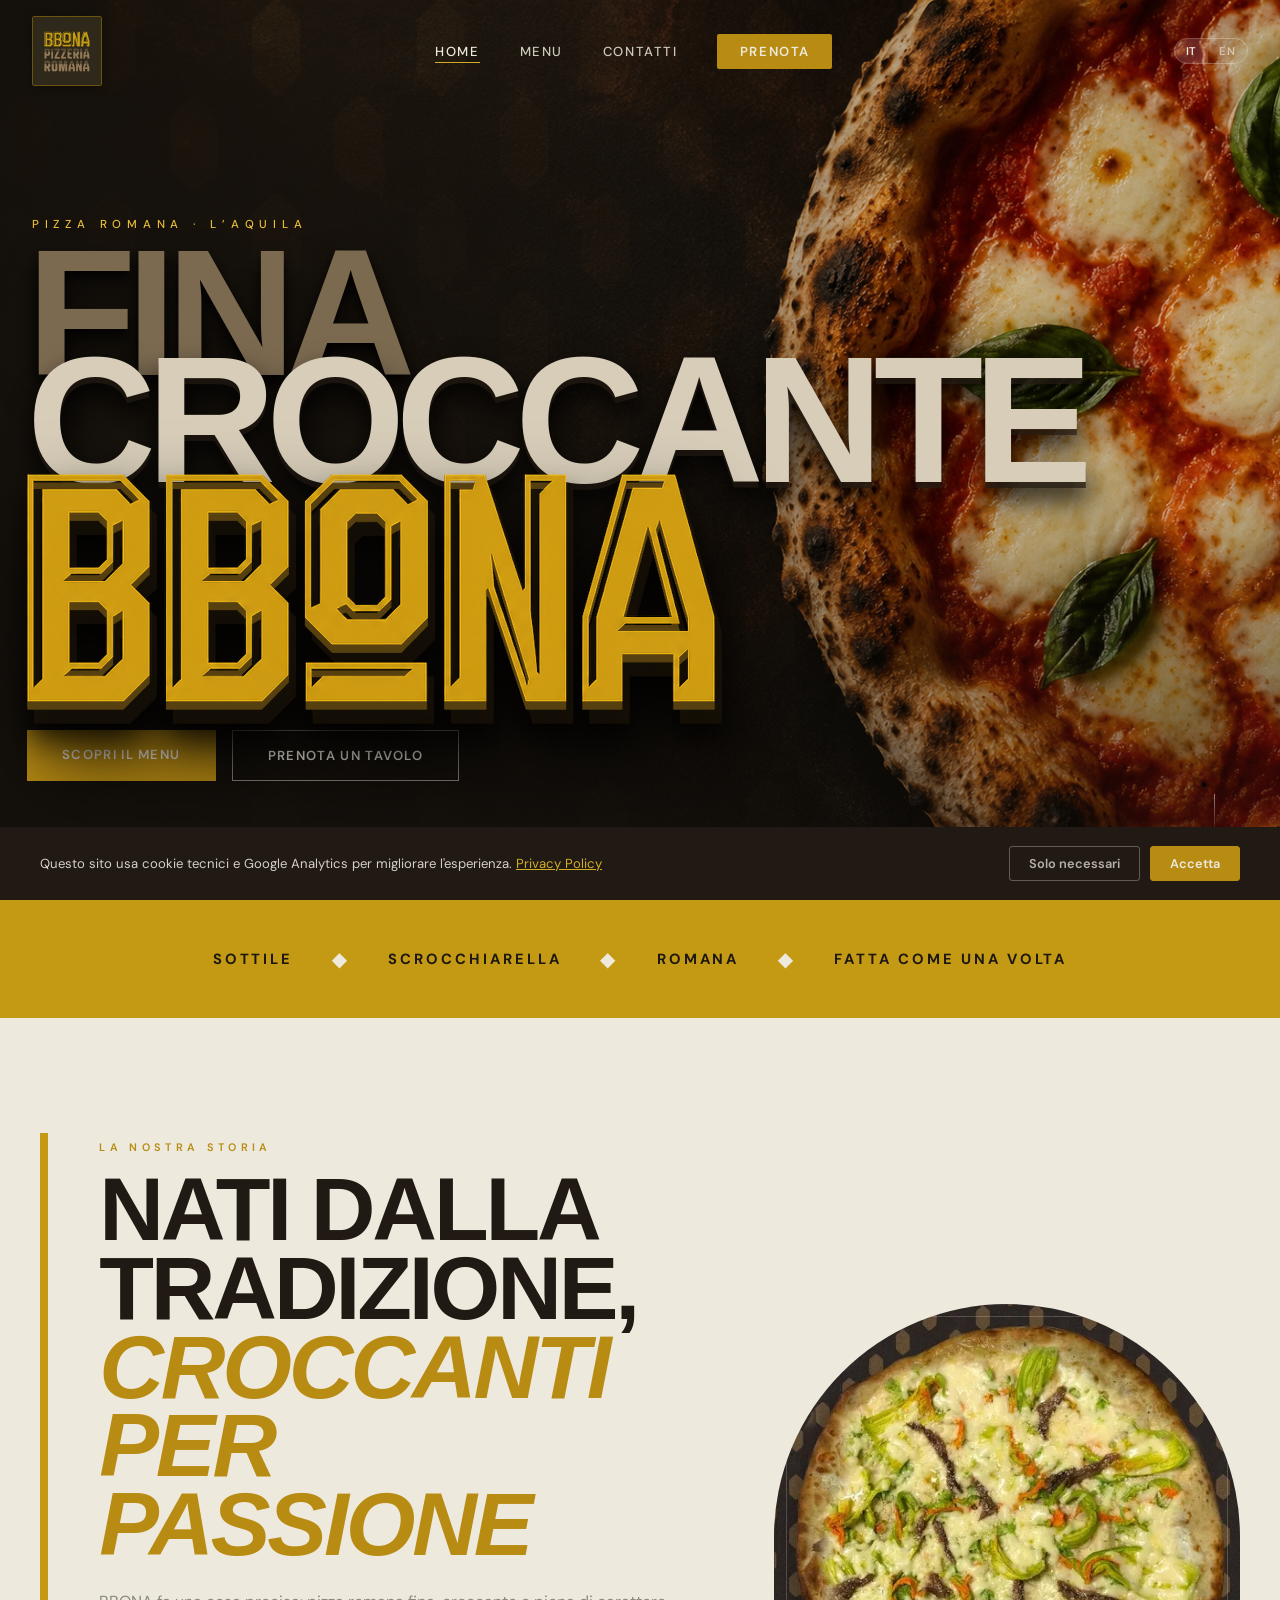
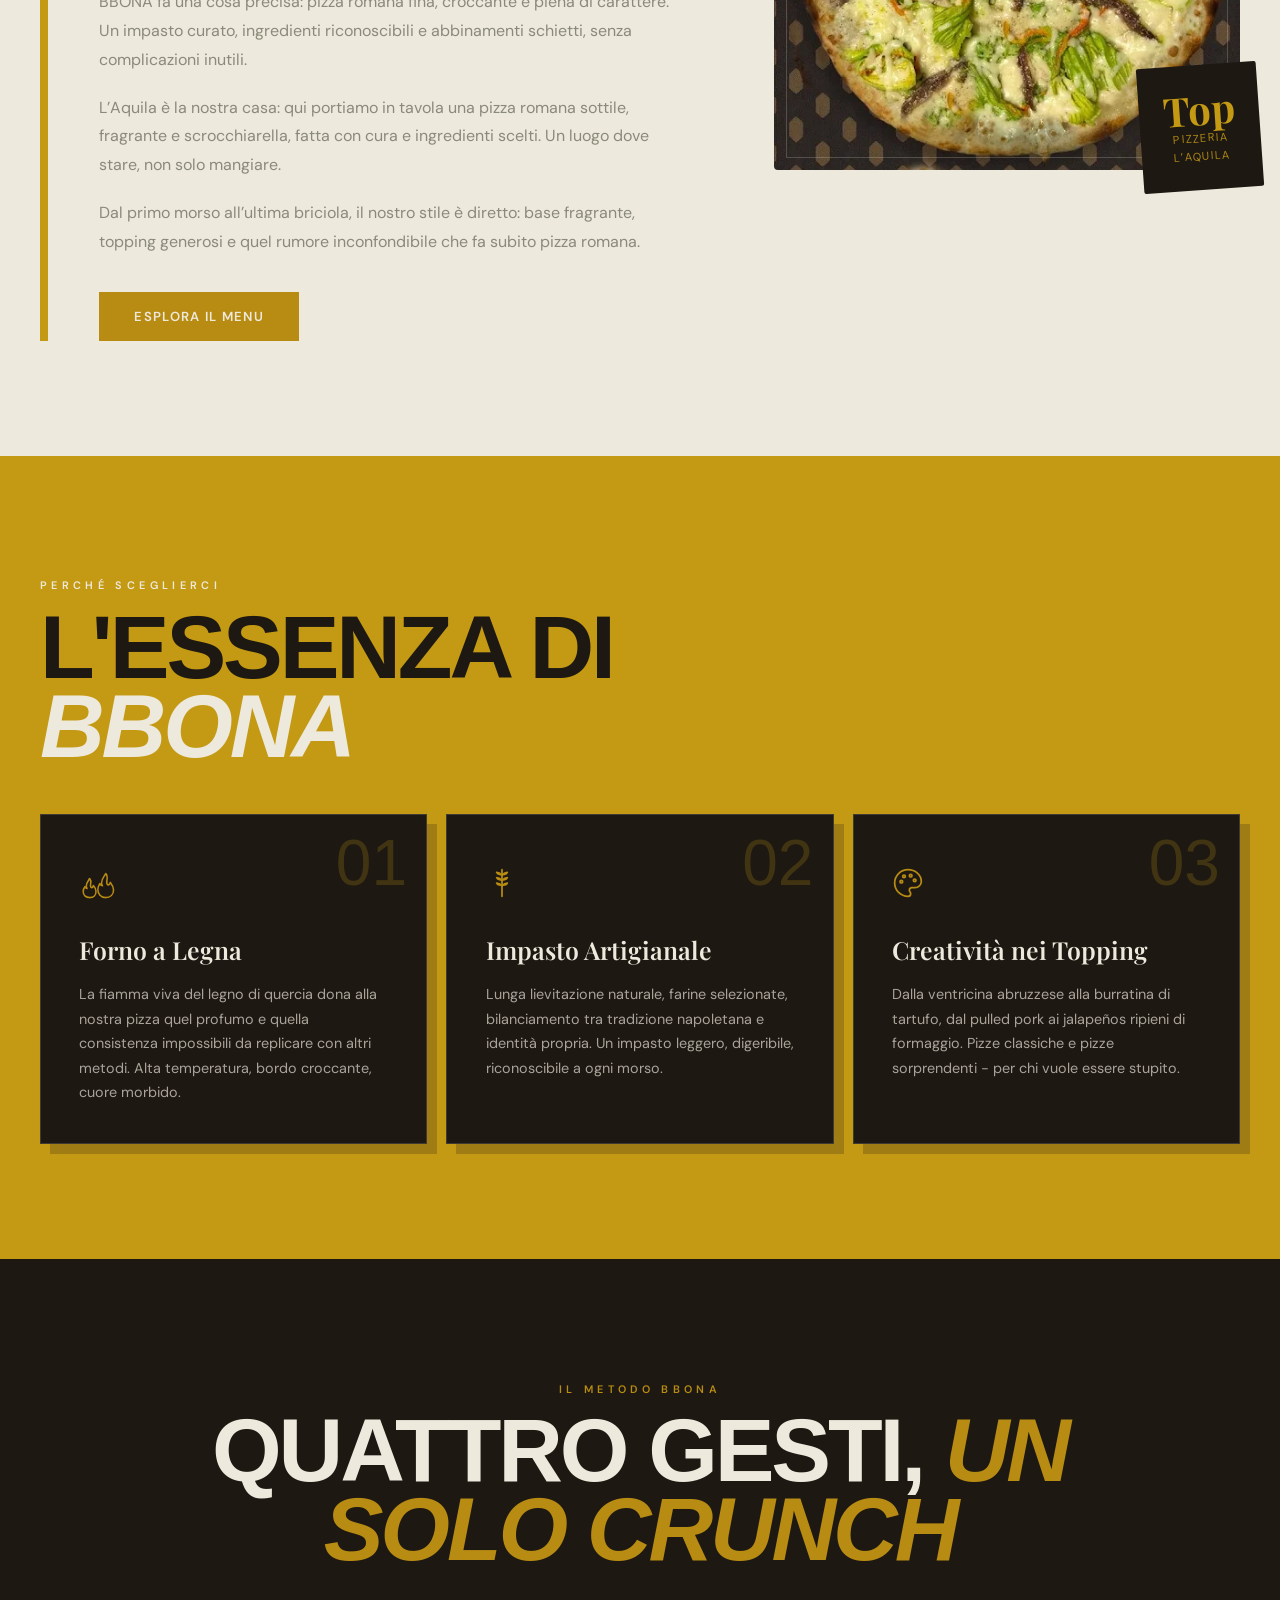
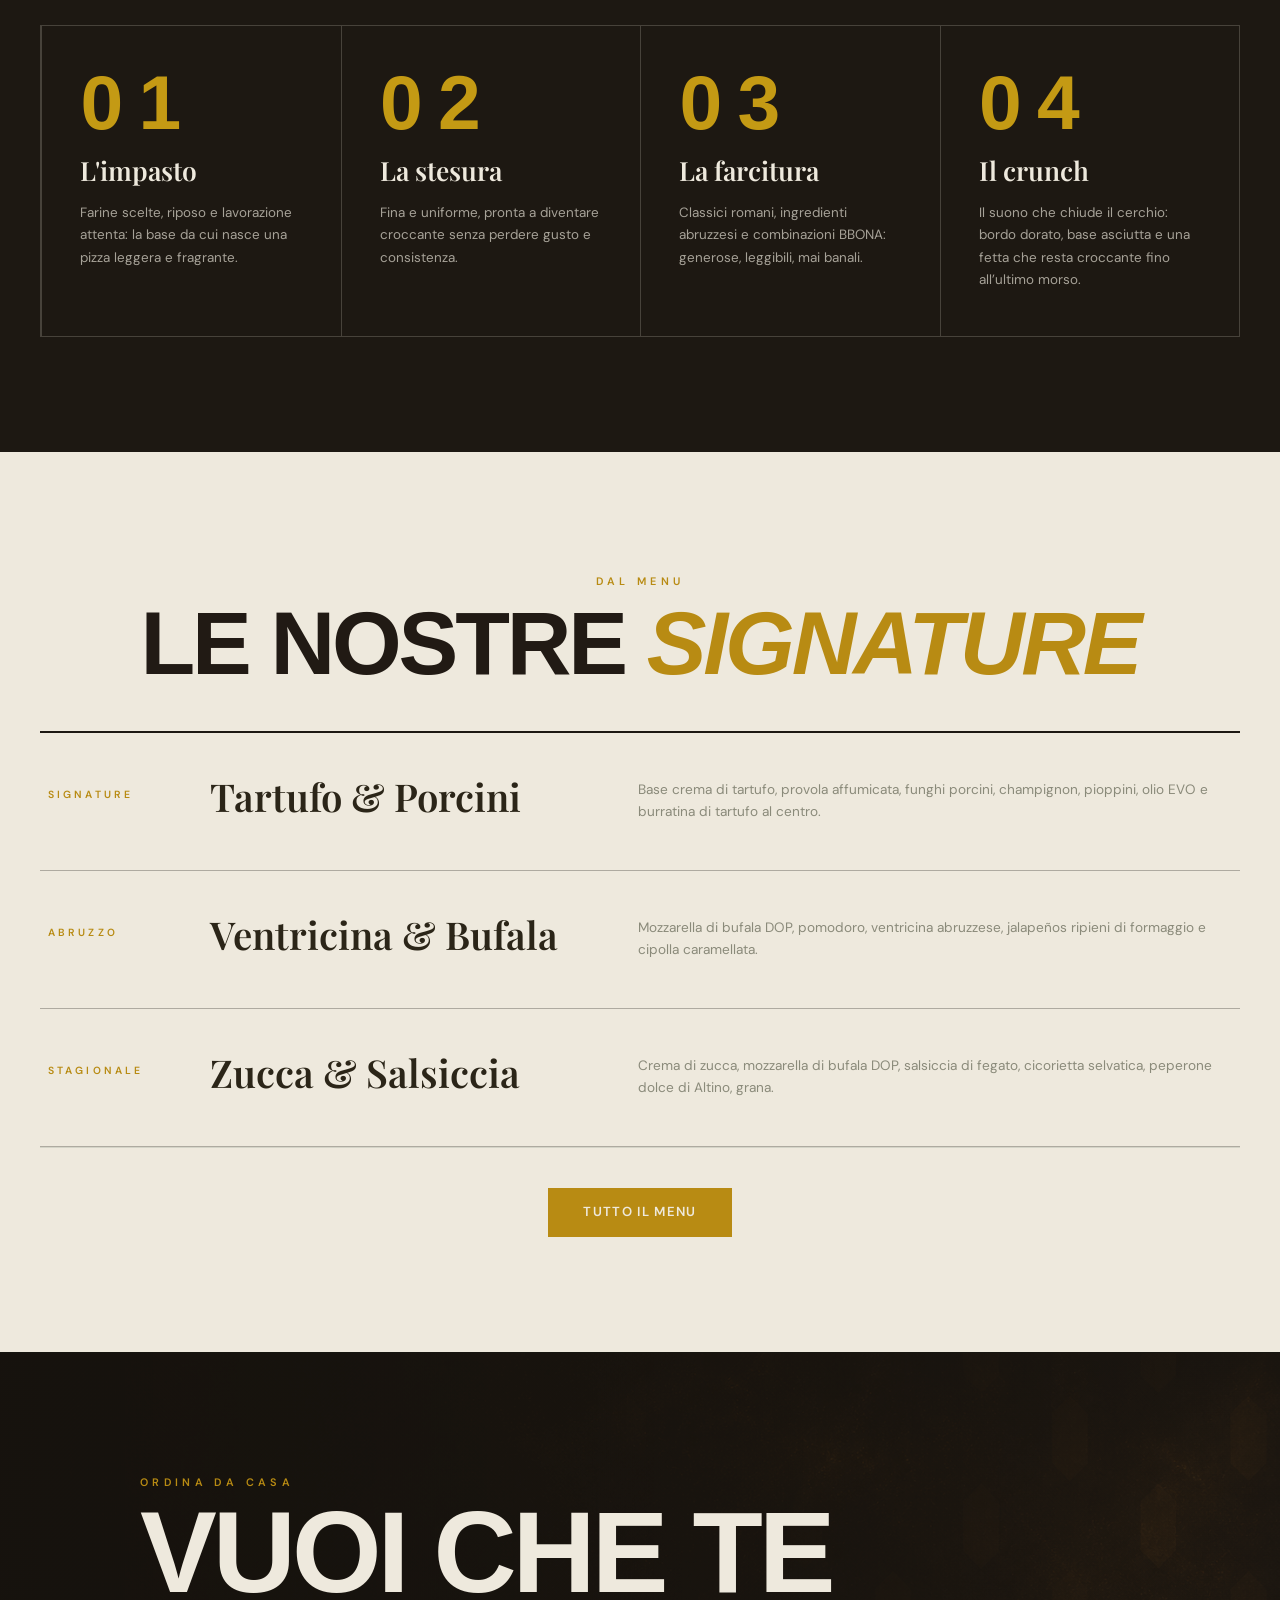
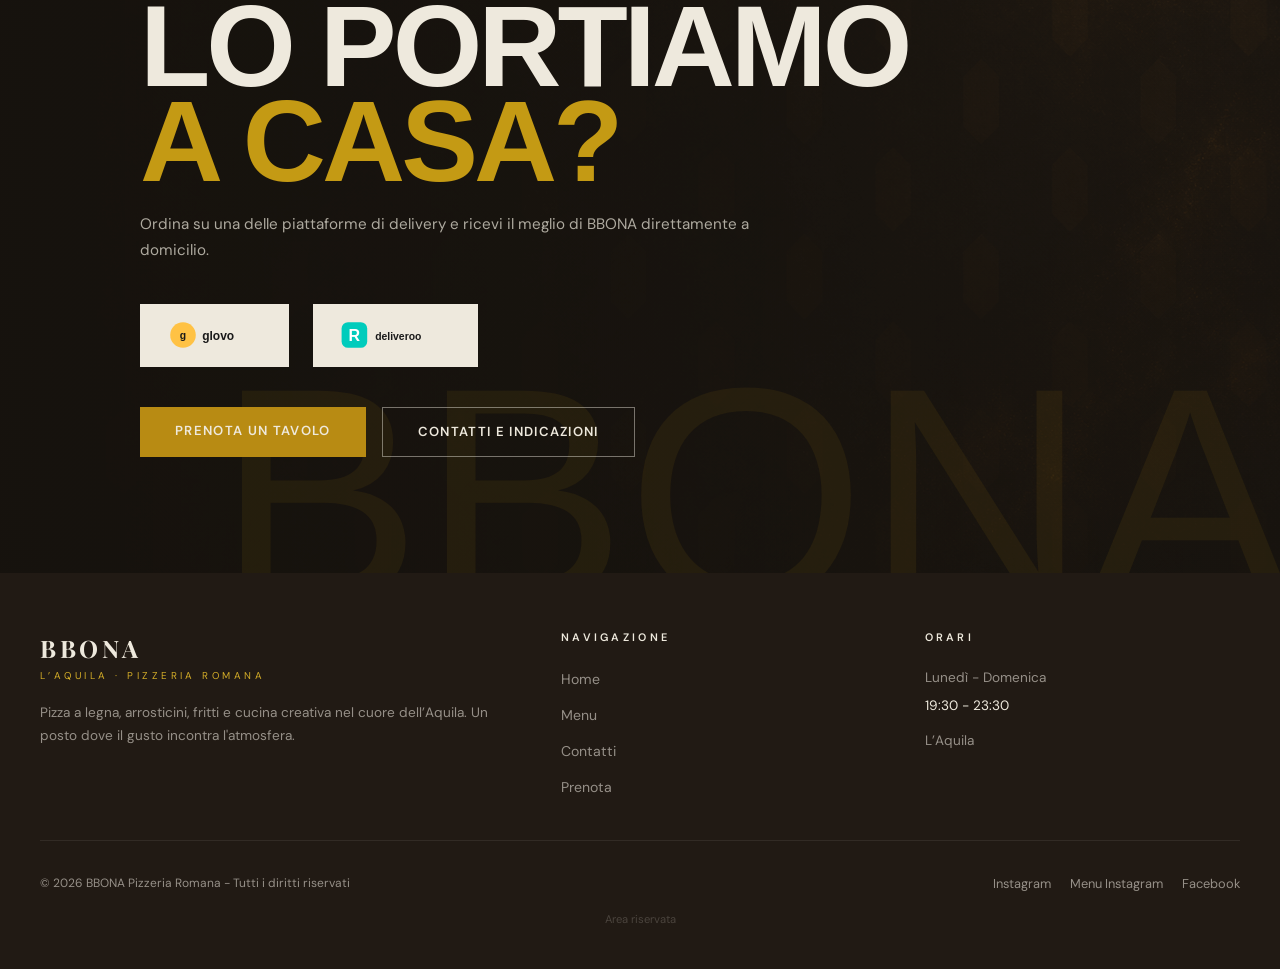
<file: index.html>
<!DOCTYPE html>
<html lang="it">
<head>
  <meta charset="UTF-8" />
  <meta name="viewport" content="width=device-width, initial-scale=1.0" />

  <!-- SEO primario -->
  <title>BBONA Pizzeria Romana - Pizzeria Forno a Legna all’Aquila</title>
  <meta name="description" content="BBONA Pizzeria Romana: pizzeria gourmet all’Aquila. Pizza napoletana a legna, arrosticini abruzzesi, fritti e cucina creativa. Prenota chiamando il 0862 195 6991." />
  <meta name="keywords" content="pizzeria romana L'Aquila, pizza romana L'Aquila, pizza scrocchiarella, BBONA pizzeria romana" />
  <link rel="canonical" href="https://bbona-pizzeria-romana.vercel.app/index.html" />

  <!-- Open Graph (anteprima WhatsApp, Facebook, Telegram) -->
  <meta property="og:type"        content="restaurant" />
  <meta property="og:title"       content="BBONA Pizzeria Romana - Pizzeria Forno a Legna" />
  <meta property="og:description" content="Pizza napoletana a legna, arrosticini abruzzesi e cucina creativa all’Aquila." />
  <meta property="og:image"       content="https://bbona-pizzeria-romana.vercel.app/assets/home-hero-bbona.png" />
  <meta property="og:image:secure_url" content="https://bbona-pizzeria-romana.vercel.app/assets/home-hero-bbona.png" />
  <meta property="og:image:type"  content="image/jpeg" />
  <meta property="og:image:width" content="1200" />
  <meta property="og:image:height" content="630" />
  <meta property="og:url"         content="https://bbona-pizzeria-romana.vercel.app/index.html" />
  <meta property="og:locale"      content="it_IT" />
  <meta property="og:locale:alternate" content="en_US" />

  <!-- Twitter Card -->
  <meta name="twitter:card"        content="summary_large_image" />
  <meta name="twitter:title"       content="BBONA Pizzeria Romana - Pizzeria Forno a Legna" />
  <meta name="twitter:description" content="Pizza napoletana a legna e arrosticini al centro di L’Aquila." />
  <meta name="twitter:image"       content="https://bbona-pizzeria-romana.vercel.app/assets/home-hero-bbona.png" />

  <!-- Schema.org Restaurant -->
  <script type="application/ld+json">
  {
    "@context": "https://schema.org",
    "@type": "Restaurant",
    "name": "BBONA Pizzeria Romana",
    "telephone": "+3908621956991",
    "description": "Pizzeria con forno a legna, arrosticini abruzzesi e cucina creativa all’Aquila.",
    "url": "https://bbona-pizzeria-romana.vercel.app/",
    "sameAs": [
      "https://deliveroo.it/it/menu/laquila/laquila/bbona-pizzeria-romana",
      "https://glovoapp.com/it/it/laquila/stores/bbona-pizzeria-romana-qaq"
    ],
    "servesCuisine": ["Pizza Napoletana", "Cucina Abruzzese", "Cucina Italiana"],
    "priceRange": "€€",
    "address": {
      "@type": "PostalAddress",
      "addressLocality": "L’Aquila",
      "postalCode": "67100",
      "addressRegion": "Abruzzo",
      "addressCountry": "IT"
    },
    "geo": {
      "@type": "GeoCoordinates",
      "latitude": 42.3498,
      "longitude": 13.3995
    },
    "openingHoursSpecification": [
      {
        "@type": "OpeningHoursSpecification",
        "dayOfWeek": ["Monday","Tuesday","Wednesday","Thursday","Friday","Saturday","Sunday"],
        "opens": "19:30",
        "closes": "23:30"
      }
    ],
    "menu": "https://bbona-pizzeria-romana.vercel.app/menu.html",
    "acceptsReservations": true,
    "image": "https://bbona-pizzeria-romana.vercel.app/assets/home-hero-bbona.png"
  }
  </script>

  <!-- Performance: preconnect -->
  <link rel="preconnect" href="https://fonts.googleapis.com" />
  <link rel="preconnect" href="https://fonts.gstatic.com" crossorigin />
  <link rel="preconnect" href="https://www.gstatic.com" />

  <!-- Font -->
  <link rel="stylesheet" href="https://fonts.googleapis.com/css2?family=Playfair+Display:ital,wght@0,400;0,600;0,700;1,400;1,600&family=DM+Sans:wght@300;400;500;600&display=swap" />

  <!-- Stili -->
  <link rel="stylesheet" href="css/style.css?v=20260720d" />

  <!-- Preload immagine hero (above the fold) -->
  <link rel="preload" as="image" href="assets/home-hero-bbona.png" type="image/png" />
</head>
<body class="home-page">

<!-- ═══ NAVBAR ═══ -->
<nav class="navbar" id="navbar">
  <a href="index.html" class="navbar__logo" aria-label="BBONA Pizzeria Romana - Home">
    <img src="assets/bbona-logo.jpg" alt="BBONA Pizzeria Romana" class="navbar__logo-img" />
  </a>
  <ul class="navbar__links" id="nav-links">
    <button class="navbar__close" id="nav-close" aria-label="Chiudi menu">&#x2715;</button>
    <li><a href="index.html" data-it="Home" data-en="Home">Home</a></li>
    <li><a href="menu.html" data-it="Menu" data-en="Menu">Menu</a></li>
    <li><a href="contatti.html" data-it="Contatti" data-en="Contact">Contatti</a></li>
    <li><a href="contatti.html" class="navbar__cta" data-it="Prenota" data-en="Book">Prenota</a></li>
  </ul>
  <div class="lang-toggle" aria-label="Scegli lingua">
    <button data-lang="it" class="active">IT</button>
    <button data-lang="en">EN</button>
  </div>
  <button class="navbar__burger" id="burger" type="button" aria-label="Apri menu" aria-controls="nav-links" aria-expanded="false">
    <span></span><span></span><span></span>
  </button>
</nav>

<!-- ═══ HERO ═══ -->
<section class="hero hero--photo" id="hero">
  <!-- WebP con fallback JPEG -->
  <style>
    .hero--photo {
      background-image: url('assets/home-hero-bbona.png');
    }
    @supports (background-image: url('x.webp')) {
      .hero--photo { background-image: url('assets/home-hero-bbona.png'); }
    }
    @media (max-width: 600px) {
      .hero--photo { background-image: url('assets/home-hero-bbona.png') !important; }
      @supports (background-image: url('x.webp')) {
        .hero--photo { background-image: url('assets/home-hero-bbona.png') !important; }
      }
    }
  </style>
  <div class="hero__overlay"></div>
  <div class="hero__content hero__content--photo">
    <h1 class="sr-only">BBONA Pizzeria Romana</h1>
    <p class="hero__eyebrow" data-it="Pizza romana · L’Aquila" data-en="Roman pizza · L’Aquila">Pizza romana · L’Aquila</p>
    <div class="bbona-hero-claim" aria-label="Fina Croccante BBONA">
      <span class="bbona-hero-claim__back" data-it="Fina" data-en="Thin">Fina</span>
      <span class="bbona-hero-claim__mid" data-it="Croccante" data-en="Crispy">Croccante</span>
      <span class="bbona-hero-claim__front" aria-label="BBONA">
        <img src="assets/bbona-wordmark-new-2k.png" alt="BBONA" class="bbona-hero-wordmark">
      </span>
    </div>
    <div class="hero__actions">
      <a href="menu.html" class="btn btn--primary" data-it="Scopri il Menu" data-en="Explore the Menu">Scopri il Menu</a>
      <a href="contatti.html" class="btn btn--outline" data-it="Prenota un Tavolo" data-en="Book a Table">Prenota un Tavolo</a>
    </div>
  </div>
  <div class="hero__scroll-hint">
    <div class="hero__scroll-line"></div>
    <span data-it="Scopri" data-en="Scroll">Scopri</span>
  </div>
</section>

<div class="bbona-manifesto" aria-label="Identità BBONA">
  <span data-it="Sottile" data-en="Thin">Sottile</span><i>◆</i>
  <span data-it="Scrocchiarella" data-en="Crispy">Scrocchiarella</span><i>◆</i>
  <span data-it="Romana" data-en="Roman">Romana</span><i>◆</i>
  <span data-it="Fatta come una volta" data-en="Made the old-fashioned way">Fatta come una volta</span>
</div>

<!-- ═══ STORIA ═══ -->
<section class="section section--mid">
  <div class="section__inner">
    <div class="storia reveal">
      <div class="storia__text">
        <span class="section__label" data-it="La nostra storia" data-en="Our Story">La nostra storia</span>
        <h2 class="section__title"><span data-it="Nati dalla tradizione," data-en="Born from tradition,">Nati dalla tradizione,</span><br><em data-it="croccanti per passione" data-en="crispy by passion">croccanti per passione</em></h2>
        <p data-it="BBONA fa una cosa precisa: pizza romana fina, croccante e piena di carattere. Un impasto curato, ingredienti riconoscibili e abbinamenti schietti, senza complicazioni inutili." data-en="BBONA does one thing with purpose: thin, crisp Roman pizza full of character. Carefully made dough, recognisable ingredients and straightforward combinations.">BBONA fa una cosa precisa: pizza romana fina, croccante e piena di carattere. Un impasto curato, ingredienti riconoscibili e abbinamenti schietti, senza complicazioni inutili.</p>
        <p data-it="L’Aquila è la nostra casa: qui portiamo in tavola una pizza romana sottile, fragrante e scrocchiarella, fatta con cura e ingredienti scelti. Un luogo dove stare, non solo mangiare." data-en="L’Aquila is our home: here we serve thin, fragrant and crispy Roman pizza, made with care and selected ingredients. A place to stay, not just eat.">L’Aquila è la nostra casa: qui portiamo in tavola una pizza romana sottile, fragrante e scrocchiarella, fatta con cura e ingredienti scelti. Un luogo dove stare, non solo mangiare.</p>
        <p data-it="Dal primo morso all’ultima briciola, il nostro stile è diretto: base fragrante, topping generosi e quel rumore inconfondibile che fa subito pizza romana." data-en="From the first bite to the last crumb, our style is direct: a fragrant base, generous toppings and that unmistakable crunch of Roman pizza.">Dal primo morso all’ultima briciola, il nostro stile è diretto: base fragrante, topping generosi e quel rumore inconfondibile che fa subito pizza romana.</p>
        <a href="menu.html" class="btn btn--primary" style="margin-top: 1rem; display: inline-block;" data-it="Esplora il Menu" data-en="Explore the Menu">Esplora il Menu</a>
      </div>
      <div class="storia__visual">
        <div class="storia__img-frame" id="pizza-frame">
          <style>
            #pizza-frame {
              background-image: url('assets/bbona-pizza.webp');
              background-size: cover;
              background-position: center;
            }
            @supports (background-image: url('x.webp')) {
              #pizza-frame { background-image: url('assets/bbona-pizza.webp'); }
            }
          </style>
        </div>
        <div class="storia__badge">
          <div class="storia__badge-num">Top</div>
          <div class="storia__badge-text"><span data-it="Pizzeria" data-en="Pizzeria">Pizzeria</span><br>L’Aquila</div>
        </div>
      </div>
    </div>
  </div>
</section>

<!-- ═══ PUNTI DI FORZA ═══ -->
<section class="section section--dark">
  <div class="section__inner">
    <div style="text-align: center; margin-bottom: 1rem;" class="reveal">
      <span class="section__label" data-it="Perché sceglierci" data-en="Why Choose Us">Perché sceglierci</span>
      <h2 class="section__title" style="color: var(--crema);"><span data-it="L'essenza di " data-en="The Essence of ">L'essenza di </span><em>BBONA</em></h2>
    </div>
    <div class="punti reveal">
      <div class="punto">
        <div class="punto__icon"><svg class="icon" style="width:2.4rem;height:1.8rem;"><use href="#icon-flames"/></svg></div>
        <h3 class="punto__title" data-it="Forno a Legna" data-en="BBONA-Fired Oven">Forno a Legna</h3>
        <p class="punto__text" data-it="La fiamma viva del legno di quercia dona alla nostra pizza quel profumo e quella consistenza impossibili da replicare con altri metodi. Alta temperatura, bordo croccante, cuore morbido." data-en="The live flame of oak wood gives our pizza an aroma and texture that other methods simply cannot replicate. High heat, crisp edge, soft center.">La fiamma viva del legno di quercia dona alla nostra pizza quel profumo e quella consistenza impossibili da replicare con altri metodi. Alta temperatura, bordo croccante, cuore morbido.</p>
      </div>
      <div class="punto">
        <div class="punto__icon"><svg class="icon"><use href="#icon-wheat"/></svg></div>
        <h3 class="punto__title" data-it="Impasto Artigianale" data-en="Artisanal Dough">Impasto Artigianale</h3>
        <p class="punto__text" data-it="Lunga lievitazione naturale, farine selezionate, bilanciamento tra tradizione napoletana e identità propria. Un impasto leggero, digeribile, riconoscibile a ogni morso." data-en="Long natural fermentation, selected flours, and a balance between Neapolitan tradition and our own identity. A light, digestible dough you recognize at every bite.">Lunga lievitazione naturale, farine selezionate, bilanciamento tra tradizione napoletana e identità propria. Un impasto leggero, digeribile, riconoscibile a ogni morso.</p>
      </div>
      <div class="punto">
        <div class="punto__icon"><svg class="icon"><use href="#icon-palette"/></svg></div>
        <h3 class="punto__title" data-it="Creatività nei Topping" data-en="Creative Toppings">Creatività nei Topping</h3>
        <p class="punto__text" data-it="Dalla ventricina abruzzese alla burratina di tartufo, dal pulled pork ai jalapeños ripieni di formaggio. Pizze classiche e pizze sorprendenti - per chi vuole essere stupito." data-en="From Abruzzo ventricina to truffle burratina, from pulled pork to cheese-filled jalapeños. Classic pizzas and unexpected creations for guests who want to be surprised.">Dalla ventricina abruzzese alla burratina di tartufo, dal pulled pork ai jalapeños ripieni di formaggio. Pizze classiche e pizze sorprendenti - per chi vuole essere stupito.</p>
      </div>
    </div>
  </div>
</section>

<!-- ═══ TIMELINE SERATA ═══ -->
<section class="section section--mid timeline-section">
  <div class="section__inner">
    <div style="text-align: center; margin-bottom: 3.5rem;" class="reveal">
      <span class="section__label" data-it="Il metodo BBONA" data-en="The BBONA method">Il metodo BBONA</span>
      <h2 class="section__title"><span data-it="Quattro gesti, " data-en="Four steps, ">Quattro gesti, </span><em data-it="un solo crunch" data-en="one unmistakable crunch">un solo crunch</em></h2>
    </div>
    <div class="timeline">
      <div class="timeline__line"></div>

      <div class="timeline__step reveal">
        <div class="timeline__marker"><svg class="icon"><use href="#icon-anchor"/></svg></div>
        <div class="timeline__time">01</div>
        <h3 class="timeline__title" data-it="L'impasto" data-en="The dough">L'impasto</h3>
        <p class="timeline__text" data-it="Farine scelte, riposo e lavorazione attenta: la base da cui nasce una pizza leggera e fragrante." data-en="Selected flours, resting time and careful preparation: the foundation of a light, fragrant pizza.">Farine scelte, riposo e lavorazione attenta: la base da cui nasce una pizza leggera e fragrante.</p>
      </div>

      <div class="timeline__step reveal">
        <div class="timeline__marker"><svg class="icon"><use href="#icon-flames"/></svg></div>
        <div class="timeline__time">02</div>
        <h3 class="timeline__title" data-it="La stesura" data-en="The shaping">La stesura</h3>
        <p class="timeline__text" data-it="Fina e uniforme, pronta a diventare croccante senza perdere gusto e consistenza." data-en="Thin and even, ready to become crisp without losing flavour or texture.">Fina e uniforme, pronta a diventare croccante senza perdere gusto e consistenza.</p>
      </div>

      <div class="timeline__step reveal">
        <div class="timeline__marker"><svg class="icon"><use href="#icon-skewer"/></svg></div>
        <div class="timeline__time">03</div>
        <h3 class="timeline__title" data-it="La farcitura" data-en="The toppings">La farcitura</h3>
        <p class="timeline__text" data-it="Classici romani, ingredienti abruzzesi e combinazioni BBONA: generose, leggibili, mai banali." data-en="Roman classics, Abruzzo ingredients and BBONA combinations: generous, clear and never ordinary.">Classici romani, ingredienti abruzzesi e combinazioni BBONA: generose, leggibili, mai banali.</p>
      </div>

      <div class="timeline__step reveal">
        <div class="timeline__marker"><svg class="icon"><use href="#icon-leaf"/></svg></div>
        <div class="timeline__time">04</div>
        <h3 class="timeline__title" data-it="Il crunch" data-en="The crunch">Il crunch</h3>
        <p class="timeline__text" data-it="Il suono che chiude il cerchio: bordo dorato, base asciutta e una fetta che resta croccante fino all’ultimo morso." data-en="The sound that completes the circle: a golden edge, dry base and a slice that stays crisp to the last bite.">Il suono che chiude il cerchio: bordo dorato, base asciutta e una fetta che resta croccante fino all’ultimo morso.</p>
      </div>
    </div>
  </div>
</section>

<!-- ═══ SPECIALITÀ IN EVIDENZA ═══ -->
<section class="section section--mid">
  <div class="section__inner">
    <div style="text-align: center; margin-bottom: 3rem;" class="reveal">
      <span class="section__label" data-it="Dal menu" data-en="From the Menu">Dal menu</span>
      <h2 class="section__title"><span data-it="Le nostre " data-en="Our ">Le nostre </span><em>signature</em></h2>
    </div>
    <div class="signature-grid reveal">
      <div class="signature-card">
        <div class="signature-card__tag">Signature</div>
        <h3 class="signature-card__title">Tartufo & Porcini</h3>
        <p class="signature-card__text">Base crema di tartufo, provola affumicata, funghi porcini, champignon, pioppini, olio EVO e burratina di tartufo al centro.</p>
      </div>
      <div class="signature-card">
        <div class="signature-card__tag">Abruzzo</div>
        <h3 class="signature-card__title">Ventricina & Bufala</h3>
        <p class="signature-card__text">Mozzarella di bufala DOP, pomodoro, ventricina abruzzese, jalapeños ripieni di formaggio e cipolla caramellata.</p>
      </div>
      <div class="signature-card">
        <div class="signature-card__tag">Stagionale</div>
        <h3 class="signature-card__title">Zucca & Salsiccia</h3>
        <p class="signature-card__text">Crema di zucca, mozzarella di bufala DOP, salsiccia di fegato, cicorietta selvatica, peperone dolce di Altino, grana.</p>
      </div>
    </div>
    <div style="text-align: center; margin-top: 2.5rem;" class="reveal">
      <a href="menu.html" class="btn btn--primary" data-it="Tutto il Menu" data-en="Full Menu">Tutto il Menu</a>
    </div>
  </div>
</section>

<!-- ═══ DELIVERY ═══ -->
<section class="delivery-section reveal">
  <div class="delivery-inner">
    <p class="section__label" style="text-align:center;" data-it="Ordina da casa" data-en="Order from Home">Ordina da casa</p>
    <h2 class="delivery-title"><span data-it="Vuoi che te lo portiamo" data-en="Want us to bring it">Vuoi che te lo portiamo</span><br><em data-it="a casa?" data-en="to your door?">a casa?</em></h2>
    <p class="delivery-sub" data-it="Ordina su una delle piattaforme di delivery e ricevi il meglio di BBONA direttamente a domicilio." data-en="Order through one of the delivery platforms and enjoy the best of BBONA at home.">Ordina su una delle piattaforme di delivery e ricevi il meglio di BBONA direttamente a domicilio.</p>
    <div class="delivery-logos">
      <a href="https://glovoapp.com/it/it/laquila/stores/bbona-pizzeria-romana-qaq" target="_blank" rel="noopener" class="delivery-logo-link" aria-label="Ordina su Glovo">
        <svg class="delivery-logo-svg" viewBox="0 0 120 40" xmlns="http://www.w3.org/2000/svg">
          <circle cx="20" cy="20" r="16" fill="#FFC244"/>
          <text x="20" y="25" text-anchor="middle" font-family="Arial Black,sans-serif" font-size="13" font-weight="900" fill="#1A1A1A">g</text>
          <text x="44" y="26" font-family="Arial Black,sans-serif" font-size="15" font-weight="900" fill="#1A1A1A">glovo</text>
        </svg>
      </a>
      <a href="https://deliveroo.it/it/menu/laquila/laquila/bbona-pizzeria-romana" target="_blank" rel="noopener" class="delivery-logo-link" aria-label="Ordina su Deliveroo">
        <svg class="delivery-logo-svg" viewBox="0 0 140 40" xmlns="http://www.w3.org/2000/svg">
          <rect x="2" y="4" width="32" height="32" rx="8" fill="#00CCBC"/>
          <text x="18" y="27" text-anchor="middle" font-family="Arial Black,sans-serif" font-size="20" font-weight="900" fill="white">R</text>
          <text x="44" y="26" font-family="Arial Black,sans-serif" font-size="13" font-weight="700" fill="#1A1A1A">deliveroo</text>
        </svg>
      </a>
    </div>
    <div class="delivery-actions">
      <a href="tel:+3908621956991" class="btn btn--primary"><span data-it="Prenota un tavolo" data-en="Book a table">Prenota un tavolo</span></a>
      <a href="contatti.html" class="btn btn--outline"><span data-it="Contatti e indicazioni" data-en="Contacts and directions">Contatti e indicazioni</span></a>
    </div>
  </div>
</section>

<!-- ═══ FOOTER ═══ -->
<footer>
  <div class="footer__inner">
    <div>
      <div class="footer__brand-name">BBONA</div>
      <div class="footer__brand-sub" data-it="L’Aquila · Pizzeria Romana" data-en="L’Aquila · Roman Pizzeria">L’Aquila · Pizzeria Romana</div>
      <p class="footer__desc" data-it="Pizza a legna, arrosticini, fritti e cucina creativa nel cuore dell’Aquila. Un posto dove il gusto incontra l'atmosfera." data-en="Roman-style pizza, arrosticini, fried specialties and creative cooking in the heart of L’Aquila. A place where flavour meets atmosphere.">Pizza a legna, arrosticini, fritti e cucina creativa nel cuore dell’Aquila. Un posto dove il gusto incontra l'atmosfera.</p>
    </div>
    <div>
      <div class="footer__col-title" data-it="Navigazione" data-en="Navigation">Navigazione</div>
      <ul class="footer__links">
        <li><a href="index.html">Home</a></li>
        <li><a href="menu.html">Menu</a></li>
        <li><a href="contatti.html" data-it="Contatti" data-en="Contact">Contatti</a></li>
        <li><a href="contatti.html" data-it="Prenota" data-en="Book">Prenota</a></li>
      </ul>
    </div>
    <div>
      <div class="footer__col-title" data-it="Orari" data-en="Hours">Orari</div>
      <div class="footer__desc">
        <p data-it="Lunedì - Domenica" data-en="Monday - Sunday">Lunedì - Domenica</p>
        <p style="color: var(--crema); margin-top: 0.3rem;">19:30 - 23:30</p>
        <p style="margin-top: 0.8rem;">L’Aquila</p>
      </div>
    </div>
  </div>
  <div class="footer__bottom">
    <span data-it="© 2026 BBONA Pizzeria Romana - Tutti i diritti riservati" data-en="© 2026 BBONA Pizzeria Romana - All rights reserved">© 2026 BBONA Pizzeria Romana - Tutti i diritti riservati</span>
    <div class="footer__social">
      <a href="https://www.instagram.com/bbona_pizzeria_romana/" target="_blank" rel="noopener">Instagram</a>
      <a href="https://www.instagram.com/bbona_pizzeria_romana/" target="_blank" rel="noopener">Menu Instagram</a>
      <a href="https://www.facebook.com/p/BBONA-Pizzeria-romana-61583268901524/" target="_blank" rel="noopener">Facebook</a>
    </div>
  </div>
  <p style="text-align:center; padding: 1rem 0 0.5rem; font-size:0.7rem; opacity:0.35;">
    <a href="admin.html" style="color:inherit;" data-it="Area riservata" data-en="Private Area">Area riservata</a>
  </p>
</footer>

<script src="js/icons.js"></script>
<script src="js/main.js?v=20260719"></script>
<script src="js/cookie-banner.js?v=20260708-analytics"></script>
<script type="module">
  import { initLangToggle, getLang, applyLang } from './js/lang.js';
  initLangToggle();
</script>
</body>
</html>
</file>
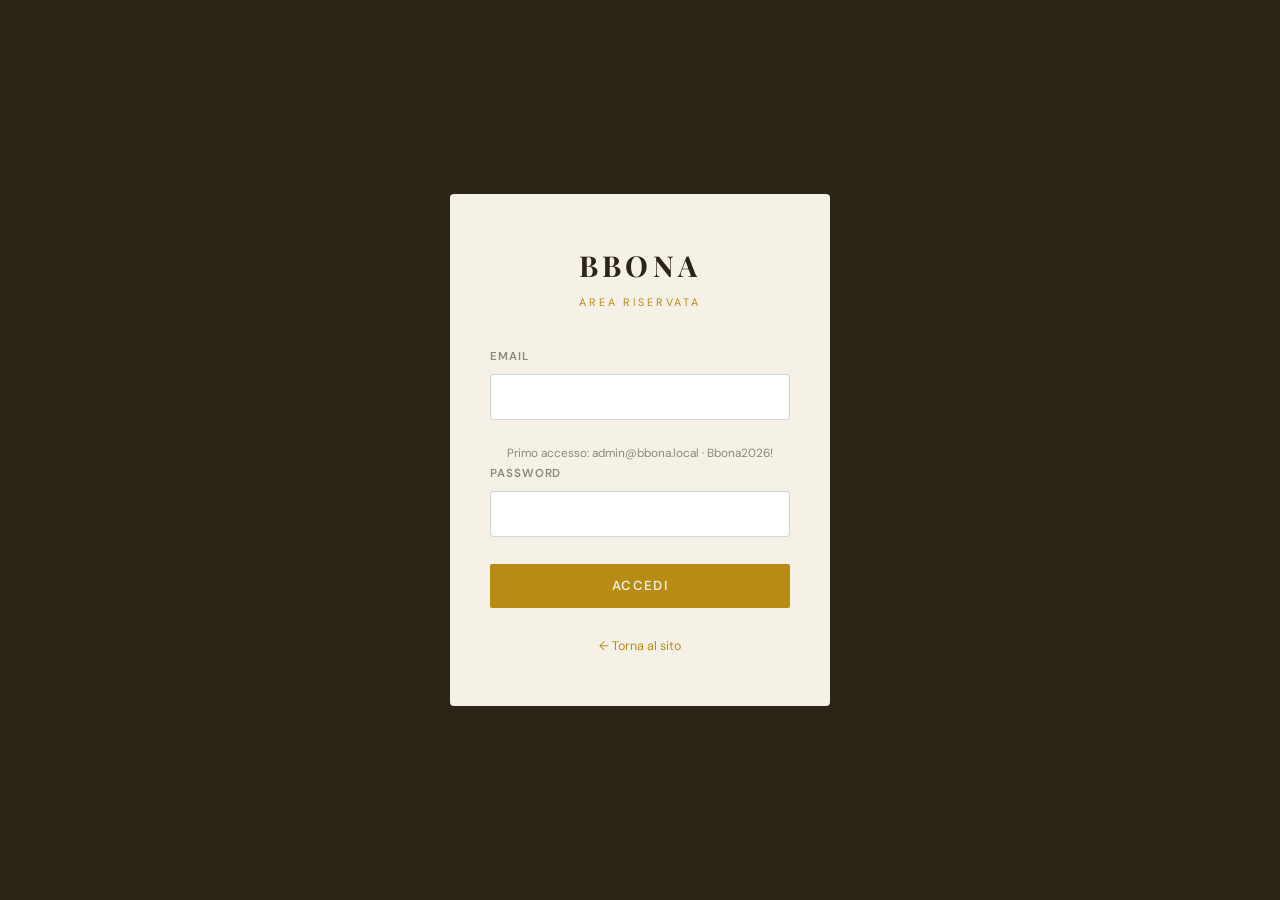
<file: admin.html>
<!DOCTYPE html>
<html lang="it">
<head>
  <meta charset="UTF-8" />
  <meta name="viewport" content="width=device-width, initial-scale=1.0" />
  <title>Area Riservata - BBONA Pizzeria Romana</title>
  <meta name="robots" content="noindex, nofollow" />
  <link rel="stylesheet" href="css/style.css" />
  <style>
    /* ── Admin drag & drop collapsible ── */
    .cat-block {
      background: var(--avorio);
      border: 1px solid rgba(27,58,45,0.12);
      border-radius: 6px;
      margin-bottom: 0.6rem;
      transition: box-shadow 0.2s;
      cursor: default;
    }
    .cat-block.dragging {
      opacity: 0.4;
      box-shadow: 0 8px 32px rgba(0,0,0,0.18);
    }
    .cat-block.drag-over {
      border-color: var(--verde-foglia);
      box-shadow: 0 0 0 2px rgba(45,106,79,0.25);
    }
    .cat-header {
      display: flex;
      align-items: center;
      gap: 0.7rem;
      padding: 1rem 1.2rem;
      background: var(--crema);
      border-radius: 6px 6px 0 0;
      cursor: grab;
      user-select: none;
    }
    .cat-block.collapsed .cat-header {
      border-radius: 6px;
    }
    .cat-header:active { cursor: grabbing; }
    .cat-drag-handle {
      color: var(--grigio);
      font-size: 1.1rem;
      flex-shrink: 0;
      cursor: grab;
      opacity: 0.5;
    }
    .cat-title-input {
      font-family: var(--ff-display);
      font-size: 1.05rem;
      font-weight: 600;
      color: var(--verde-bosco);
      border: none;
      background: transparent;
      flex: 1;
      padding: 0.2rem 0.4rem;
      border-bottom: 1px dashed transparent;
      cursor: text;
      min-width: 0;
    }
    .cat-title-input:focus {
      outline: none;
      border-bottom-color: var(--terracotta);
    }
    .cat-toggle {
      background: transparent;
      border: none;
      cursor: pointer;
      font-size: 0.75rem;
      color: var(--grigio);
      padding: 0.3rem 0.5rem;
      border-radius: 4px;
      transition: background 0.2s, transform 0.25s;
      flex-shrink: 0;
    }
    .cat-toggle:hover { background: rgba(27,58,45,0.08); }
    .cat-block.collapsed .cat-toggle { transform: rotate(-90deg); }
    .cat-remove-btn {
      background: transparent;
      border: none;
      cursor: pointer;
      font-size: 0.72rem;
      font-weight: 600;
      letter-spacing: 0.04em;
      color: var(--grigio);
      padding: 0.3rem 0.5rem;
      flex-shrink: 0;
      transition: color 0.2s;
    }
    .cat-remove-btn:hover { color: #B23A3A; }
    .cat-count {
      font-size: 0.68rem;
      color: var(--grigio);
      background: rgba(27,58,45,0.08);
      padding: 0.15rem 0.5rem;
      border-radius: 100px;
      flex-shrink: 0;
    }
    .cat-body {
      padding: 0.8rem 1.2rem 1rem;
      overflow: hidden;
    }
    .cat-block.collapsed .cat-body {
      display: none;
    }
    /* Items */
    .admin-items { display: flex; flex-direction: column; gap: 0.6rem; }
    .admin-item {
      display: grid;
      grid-template-columns: 2fr 90px 90px 2fr auto;
      gap: 0.6rem;
      align-items: center;
      padding: 0.65rem 0.8rem;
      background: var(--crema);
      border-radius: 4px;
      border: 1px solid rgba(27,58,45,0.07);
    }
    .admin-item input, .admin-item select {
      width: 100%;
      padding: 0.45rem 0.6rem;
      border: 1px solid rgba(27,58,45,0.15);
      border-radius: 3px;
      font-family: var(--ff-body);
      font-size: 0.83rem;
      background: var(--bianco);
    }
    .admin-item input:focus, .admin-item select:focus {
      outline: none;
      border-color: var(--verde-foglia);
    }
    .admin-item-remove {
      background: transparent;
      border: none;
      color: var(--grigio);
      cursor: pointer;
      font-size: 1rem;
      padding: 0.3rem;
      transition: color 0.2s;
      text-align: center;
    }
    .admin-item-remove:hover { color: #B23A3A; }
    .admin-add-item-btn {
      margin-top: 0.5rem;
      background: transparent;
      border: 1px dashed rgba(27,58,45,0.25);
      border-radius: 4px;
      padding: 0.5rem 1rem;
      color: var(--verde-foglia);
      font-size: 0.82rem;
      font-weight: 600;
      cursor: pointer;
      transition: all 0.2s;
      width: 100%;
    }
    .admin-add-item-btn:hover {
      border-color: var(--verde-foglia);
      background: rgba(45,106,79,0.05);
    }
    /* Drag ghost */
    .drag-ghost {
      position: fixed;
      pointer-events: none;
      z-index: 9999;
      opacity: 0.85;
      transform: rotate(1.5deg);
      background: var(--crema);
      border: 1.5px solid var(--verde-foglia);
      border-radius: 6px;
      padding: 0.9rem 1.4rem;
      font-family: var(--ff-display);
      font-size: 1rem;
      font-weight: 600;
      color: var(--verde-bosco);
      box-shadow: 0 12px 40px rgba(0,0,0,0.2);
      white-space: nowrap;
      max-width: 260px;
      overflow: hidden;
      text-overflow: ellipsis;
    }
    @media (max-width: 700px) {
      .admin-item { grid-template-columns: 1fr 80px; }
      .admin-item input:nth-child(3),
      .admin-item select,
      .admin-item input:nth-child(4) { display: none; }
      .admin-item-remove { grid-column: 2; }
    }
  </style>
</head>
<body>

<!-- ═══ LOGIN ═══ -->
<div class="admin-login" id="login-screen">
  <div class="admin-login__box">
    <div class="admin-login__logo">BBONA</div>
    <div class="admin-login__sub">Area Riservata</div>
    <div class="admin-field">
      <label for="login-user">Email</label>
      <input type="email" id="login-user" autocomplete="username" required />
    </div>
    <p class="admin-login__hint">Primo accesso: admin@bbona.local · Bbona2026!</p>
    <div class="admin-field">
      <label for="login-pass">Password</label>
      <input type="password" id="login-pass" autocomplete="current-password" required />
    </div>
    <button class="btn btn--primary admin-login__btn" id="login-btn">Accedi</button>
    <p class="admin-login__error" id="login-error">Credenziali non corrette. Riprova.</p>
    <p style="margin-top:1.5rem;"><a href="index.html" style="font-size:0.78rem;color:var(--verde-foglia);">← Torna al sito</a></p>
  </div>
</div>

<!-- ═══ DASHBOARD ═══ -->
<div id="dashboard" style="display:none;">
  <div class="admin-bar">
    <div class="admin-bar__title">BBONA · Gestione Menu</div>
    <div class="admin-bar__actions">
      <span id="save-status" style="font-size:0.78rem;opacity:0.6;"></span>
      <button class="admin-btn admin-btn--danger" id="reset-btn">Ripristina default</button>
      <a href="menu.html" target="_blank" class="admin-btn">Vedi menu</a>
      <button class="admin-btn admin-btn--primary" id="save-btn">Salva</button>
      <button class="admin-btn" id="logout-btn">Esci</button>
    </div>
  </div>

  <div class="admin-wrap">
    <p style="color:var(--grigio);font-size:0.88rem;margin-bottom:1.5rem;max-width:640px;">
      Trascina le categorie per riordinarle. Espandi una categoria per modificare i piatti.
    </p>

    <!-- Aggiungi categoria -->
    <div class="admin-add-cat" style="margin-bottom:1.5rem;">
      <div class="admin-field" style="margin-bottom:0;flex:1;">
        <label for="new-cat-name">Nuova categoria</label>
        <input type="text" id="new-cat-name" placeholder="Es. Pizze Speciali" />
      </div>
      <button class="btn btn--primary" id="add-cat-btn">+ Aggiungi</button>
    </div>

    <!-- Contenitore drag & drop -->
    <div id="categories-container"></div>
  </div>
</div>

<div class="admin-toast" id="toast"></div>
<!-- Ghost element per drag visivo -->
<div class="drag-ghost" id="drag-ghost" style="display:none;"></div>

<script type="module">
import { BBONA_DEFAULT_MENU } from "./js/default-menu.js?v=20260720b";

const loginScreen = document.getElementById('login-screen');
const dashboard   = document.getElementById('dashboard');
const loginError  = document.getElementById('login-error');
const toast       = document.getElementById('toast');
const saveStatus  = document.getElementById('save-status');
const container   = document.getElementById('categories-container');
const ghost       = document.getElementById('drag-ghost');

let menuData = [];
let dragSrcIndex = null;
let dragOverIndex = null;

// ─── Auth ───
async function showAuthState() {
  if (sessionStorage.getItem('bbona_admin') === '1') {
    loginScreen.style.display = 'none';
    dashboard.style.display   = 'block';
    await loadMenu();
  } else {
    loginScreen.style.display = 'flex';
    dashboard.style.display   = 'none';
  }
}
showAuthState();

document.getElementById('login-btn').addEventListener('click', async () => {
  const email = document.getElementById('login-user').value.trim();
  const pass  = document.getElementById('login-pass').value;
  try {
    if (email !== 'admin@bbona.local' || pass !== 'Bbona2026!') throw new Error('invalid');
    sessionStorage.setItem('bbona_admin', '1');
    loginError.classList.remove('show');
    showAuthState();
  } catch {
    loginError.classList.add('show');
  }
});

document.getElementById('logout-btn').addEventListener('click', () => {
  sessionStorage.removeItem('bbona_admin');
  location.reload();
});

// ─── Firestore ───
async function loadMenu() {
  try {
    menuData = JSON.parse(localStorage.getItem('bbona_menu') || 'null') || JSON.parse(JSON.stringify(BBONA_DEFAULT_MENU));
    render();
    markSaved();
  } catch(e) { showToast('Errore: ' + e.message); }
}

async function saveToFirestore() {
  localStorage.setItem('bbona_menu', JSON.stringify(menuData));
}

document.getElementById('save-btn').addEventListener('click', async () => {
  try {
    await saveToFirestore();
    markSaved();
    showToast('Menu salvato su questo browser.');
  } catch(e) { showToast('Errore: ' + e.message); }
});

document.getElementById('reset-btn').addEventListener('click', async () => {
  if (!confirm('Ripristinare il menu ai valori di default?')) return;
  await setupInitialMenu();
  showToast('Menu ripristinato.');
});

document.getElementById('add-cat-btn').addEventListener('click', () => {
  const input = document.getElementById('new-cat-name');
  const name  = input.value.trim();
  if (!name) return;
  const id = name.toLowerCase()
    .normalize('NFD').replace(/[\u0300-\u036f]/g,'')
    .replace(/[^a-z0-9]+/g,'-').replace(/(^-|-$)/g,'') || ('cat-' + Date.now());
  menuData.push({ id, title: name, title_en: name, items: [] });
  input.value = '';
  markUnsaved();
  render();
});

// ─── Render principale ───
// Stato collapsed per categoria (persiste durante la sessione)
const collapsedState = {};

function render() {
  container.innerHTML = '';
  menuData.forEach((cat, ci) => {
    const isCollapsed = collapsedState[cat.id] !== false; // default collassato
    const block = document.createElement('div');
    block.className = 'cat-block' + (isCollapsed ? ' collapsed' : '');
    block.dataset.index = ci;
    block.draggable = true;

    // ── Header ──
    const header = document.createElement('div');
    header.className = 'cat-header';
    header.innerHTML = `
      <span class="cat-drag-handle" title="Trascina per riordinare">⠿</span>
      <input class="cat-title-input" type="text" value="${esc(cat.title)}" data-ci="${ci}" data-field="title" />
      <input class="cat-title-input cat-title-en-input" type="text" value="${esc(cat.title_en||'')}" data-ci="${ci}" data-field="title_en" placeholder="Category (EN)" style="border-color:rgba(168,116,74,0.35);" />
      <span class="cat-count">${cat.items.length} piatti</span>
      <button class="cat-toggle" title="${isCollapsed ? 'Espandi' : 'Comprimi'}">▼</button>
      <button class="cat-remove-btn" data-ci="${ci}">Elimina</button>
    `;
    block.appendChild(header);

    // ── Body ──
    const body = document.createElement('div');
    body.className = 'cat-body';

    const itemsWrap = document.createElement('div');
    itemsWrap.className = 'admin-items';
    cat.items.forEach((item, ii) => itemsWrap.appendChild(buildItemRow(ci, ii, item)));

    const addBtn = document.createElement('button');
    addBtn.className = 'admin-add-item-btn';
    addBtn.textContent = '+ Aggiungi piatto';
    addBtn.addEventListener('click', () => {
      menuData[ci].items.push({ name:'', price:'', desc:'', tag:'' });
      collapsedState[cat.id] = false; // tieni espanso quando aggiungi
      markUnsaved(); render();
    });

    itemsWrap.appendChild(addBtn);
    body.appendChild(itemsWrap);
    block.appendChild(body);
    container.appendChild(block);

    // ── Listeners header ──
    // Toggle collassa/espandi - clic sul bottone o sull'header ma NON sull'input
    header.querySelector('.cat-toggle').addEventListener('click', e => {
      e.stopPropagation();
      collapsedState[cat.id] = !block.classList.contains('collapsed') ? false : false;
      collapsedState[cat.id] = block.classList.contains('collapsed');
      block.classList.toggle('collapsed');
      e.currentTarget.title = block.classList.contains('collapsed') ? 'Espandi' : 'Comprimi';
    });

    // Clic sull'header stesso (non sui bottoni/input) => toggle
    header.addEventListener('click', e => {
      if (e.target === header || e.target.classList.contains('cat-drag-handle')) {
        collapsedState[cat.id] = !block.classList.contains('collapsed') ? false : false;
        collapsedState[cat.id] = block.classList.contains('collapsed');
        block.classList.toggle('collapsed');
        header.querySelector('.cat-toggle').title = block.classList.contains('collapsed') ? 'Espandi' : 'Comprimi';
      }
    });

    // Input titoli categoria
    header.querySelectorAll('.cat-title-input').forEach(input => {
      input.addEventListener('click', e => e.stopPropagation());
      input.addEventListener('input', e => {
        menuData[e.target.dataset.ci][e.target.dataset.field] = e.target.value;
        markUnsaved();
      });
    });

    // Elimina categoria
    header.querySelector('.cat-remove-btn').addEventListener('click', e => {
      e.stopPropagation();
      if (!confirm('Eliminare questa categoria e tutti i suoi piatti?')) return;
      menuData.splice(e.target.dataset.ci, 1);
      markUnsaved(); render();
    });

    // ── Drag & Drop ──
    block.addEventListener('dragstart', e => {
      dragSrcIndex = ci;
      block.classList.add('dragging');
      ghost.textContent = cat.title;
      ghost.style.display = 'block';
      e.dataTransfer.effectAllowed = 'move';
      e.dataTransfer.setDragImage(new Image(), 0, 0); // nasconde ghost nativo
    });

    block.addEventListener('drag', e => {
      if (e.clientX === 0 && e.clientY === 0) return;
      ghost.style.left = (e.clientX + 14) + 'px';
      ghost.style.top  = (e.clientY - 18) + 'px';
    });

    block.addEventListener('dragend', () => {
      block.classList.remove('dragging');
      ghost.style.display = 'none';
      container.querySelectorAll('.cat-block').forEach(b => b.classList.remove('drag-over'));
      if (dragSrcIndex !== null && dragOverIndex !== null && dragSrcIndex !== dragOverIndex) {
        const moved = menuData.splice(dragSrcIndex, 1)[0];
        menuData.splice(dragOverIndex, 0, moved);
        markUnsaved();
      }
      dragSrcIndex = null;
      dragOverIndex = null;
      render();
    });

    block.addEventListener('dragover', e => {
      e.preventDefault();
      e.dataTransfer.dropEffect = 'move';
      container.querySelectorAll('.cat-block').forEach(b => b.classList.remove('drag-over'));
      block.classList.add('drag-over');
      dragOverIndex = ci;
    });

    block.addEventListener('dragleave', () => {
      block.classList.remove('drag-over');
    });

    block.addEventListener('drop', e => {
      e.preventDefault();
      block.classList.remove('drag-over');
    });

    // Touch drag (mobile) - semplice: tieni premuto 400ms sull'handle
    let touchTimer = null;
    let touchDragging = false;
    let touchStartY = 0;

    header.querySelector('.cat-drag-handle').addEventListener('touchstart', e => {
      touchStartY = e.touches[0].clientY;
      touchTimer = setTimeout(() => {
        touchDragging = true;
        dragSrcIndex = ci;
        ghost.textContent = cat.title;
        ghost.style.display = 'block';
        ghost.style.left = (e.touches[0].clientX + 14) + 'px';
        ghost.style.top  = (e.touches[0].clientY - 18) + 'px';
        block.classList.add('dragging');
      }, 400);
    }, { passive: true });

    header.querySelector('.cat-drag-handle').addEventListener('touchmove', e => {
      if (!touchDragging) { clearTimeout(touchTimer); return; }
      e.preventDefault();
      const touch = e.touches[0];
      ghost.style.left = (touch.clientX + 14) + 'px';
      ghost.style.top  = (touch.clientY - 18) + 'px';
      // Trova elemento sotto il touch
      ghost.style.display = 'none';
      const el = document.elementFromPoint(touch.clientX, touch.clientY);
      ghost.style.display = 'block';
      const targetBlock = el && el.closest('.cat-block');
      container.querySelectorAll('.cat-block').forEach(b => b.classList.remove('drag-over'));
      if (targetBlock) {
        targetBlock.classList.add('drag-over');
        dragOverIndex = parseInt(targetBlock.dataset.index);
      }
    }, { passive: false });

    header.querySelector('.cat-drag-handle').addEventListener('touchend', () => {
      clearTimeout(touchTimer);
      if (touchDragging) {
        block.classList.remove('dragging');
        ghost.style.display = 'none';
        container.querySelectorAll('.cat-block').forEach(b => b.classList.remove('drag-over'));
        if (dragSrcIndex !== null && dragOverIndex !== null && dragSrcIndex !== dragOverIndex) {
          const moved = menuData.splice(dragSrcIndex, 1)[0];
          menuData.splice(dragOverIndex, 0, moved);
          markUnsaved();
        }
        dragSrcIndex = null;
        dragOverIndex = null;
        touchDragging = false;
        render();
      }
    });
  });
}

// ─── Riga singolo piatto ───
function buildItemRow(ci, ii, item) {
  const row = document.createElement('div');
  row.className = 'admin-item';
  row.style.gridTemplateColumns = '2fr 80px 90px 2fr 2fr 2fr auto';
  row.innerHTML = `
    <input type="text" placeholder="Nome (IT)" value="${esc(item.name)}" data-field="name" />
    <input type="text" placeholder="Prezzo" value="${esc(item.price)}" data-field="price" />
    <select data-field="tag">
      ${['','Consigliata','Consigliato','Consigliati','Signature','Stagionale','Piccante','Vegano','Vegetariano','Da condividere']
        .map(t=>`<option value="${t}" ${item.tag===t?'selected':''}>${t||'Nessun tag'}</option>`).join('')}
    </select>
    <input type="text" placeholder="Descrizione (IT)" value="${esc(item.desc)}" data-field="desc" />
    <input type="text" placeholder="Name (EN)" value="${esc(item.name_en||'')}" data-field="name_en" style="border-color:rgba(168,116,74,0.4);" />
    <input type="text" placeholder="Description (EN)" value="${esc(item.desc_en||'')}" data-field="desc_en" style="border-color:rgba(168,116,74,0.4);" />
    <button class="admin-item-remove" title="Elimina piatto">✕</button>
  `;
  row.querySelectorAll('input,select').forEach(f => {
    f.addEventListener('input', e => {
      menuData[ci].items[ii][e.target.dataset.field] = e.target.value;
      markUnsaved();
    });
  });
  row.querySelector('.admin-item-remove').addEventListener('click', () => {
    menuData[ci].items.splice(ii, 1);
    markUnsaved(); render();
  });
  return row;
}

// ─── Menu default ───
const DEFAULT_MENU = BBONA_DEFAULT_MENU;

async function setupInitialMenu() {
  menuData = JSON.parse(JSON.stringify(DEFAULT_MENU));
  await saveToFirestore();
  render();
  showToast('Menu iniziale caricato su Firebase.');
}

// ─── Utils ───
function esc(s){ const d=document.createElement('div'); d.textContent=s||''; return d.innerHTML; }
function showToast(msg){ toast.textContent=msg; toast.classList.add('show'); setTimeout(()=>toast.classList.remove('show'),2400); }
function markUnsaved(){ saveStatus.textContent='Non salvato'; saveStatus.style.color='#E0A85A'; }
function markSaved(){ saveStatus.textContent='Salvato'; saveStatus.style.color='rgba(245,240,232,0.6)'; }
</script>
</body>
</html>
</file>
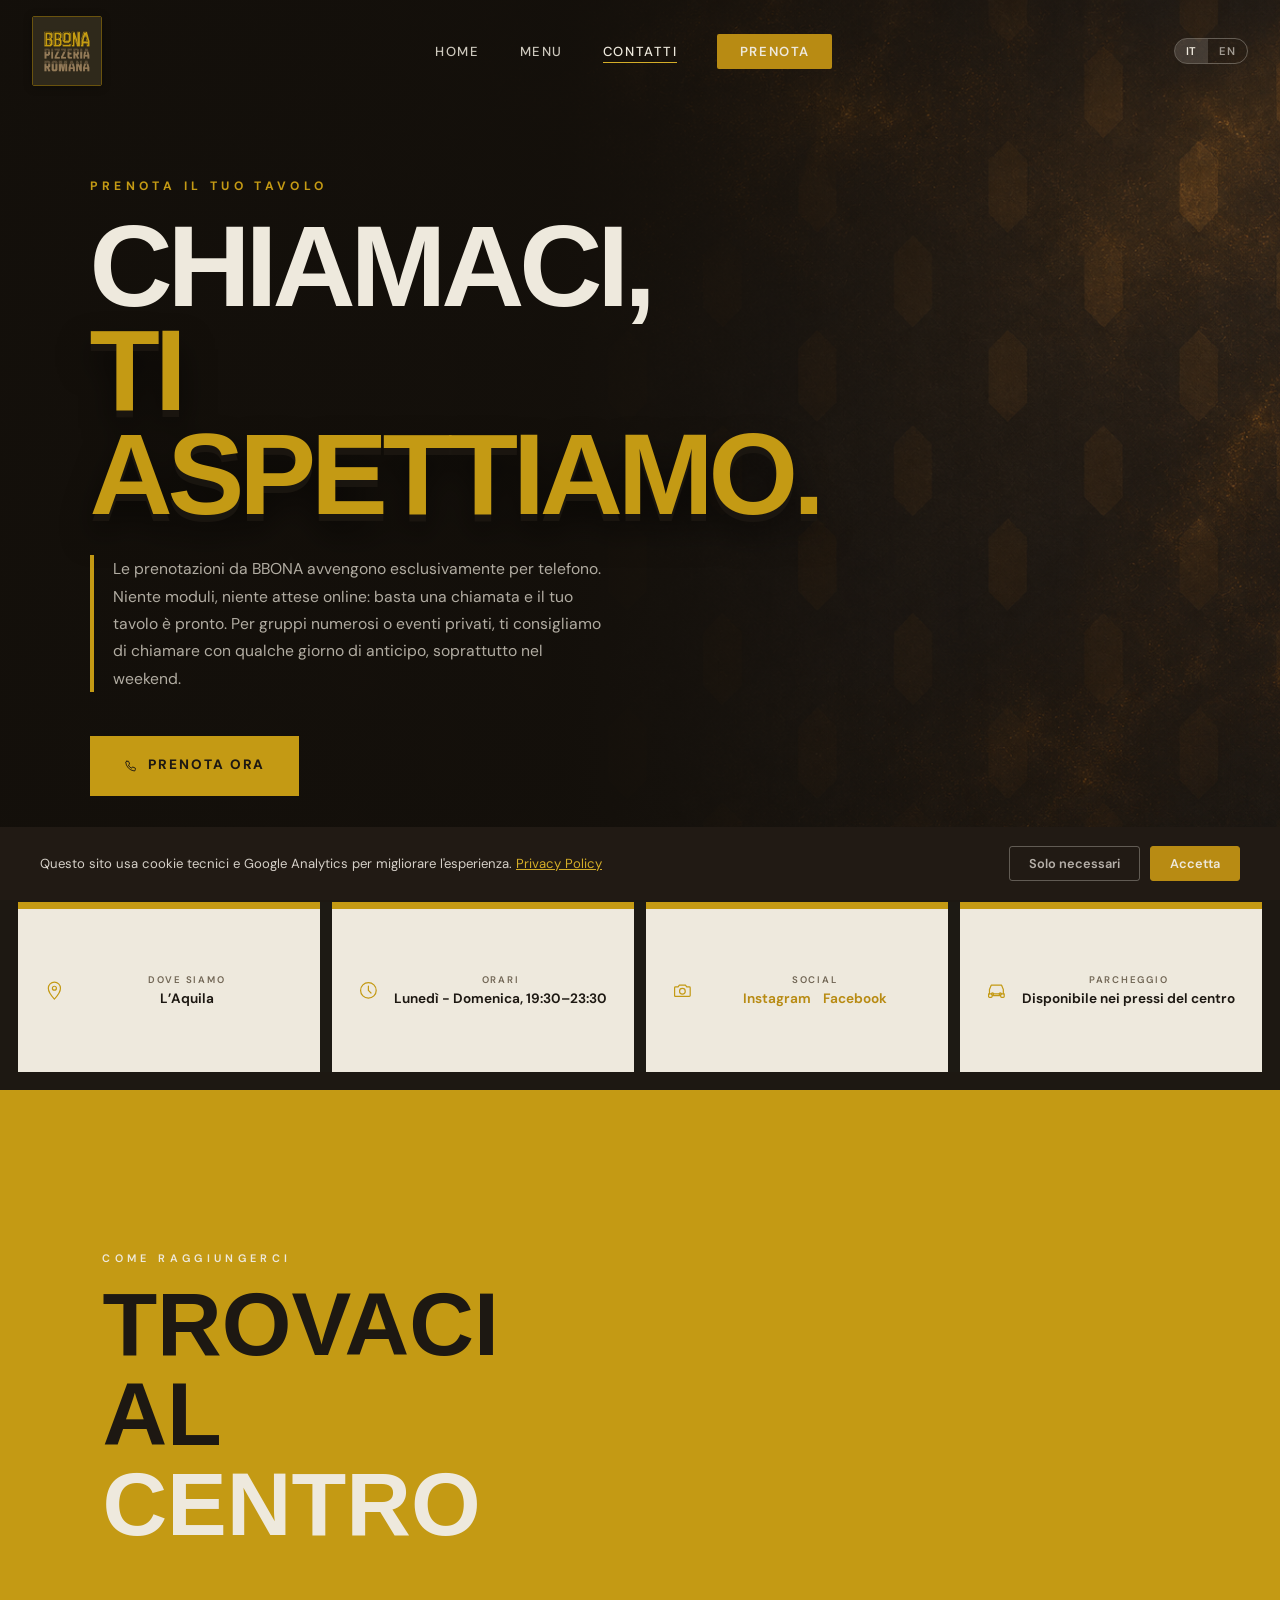
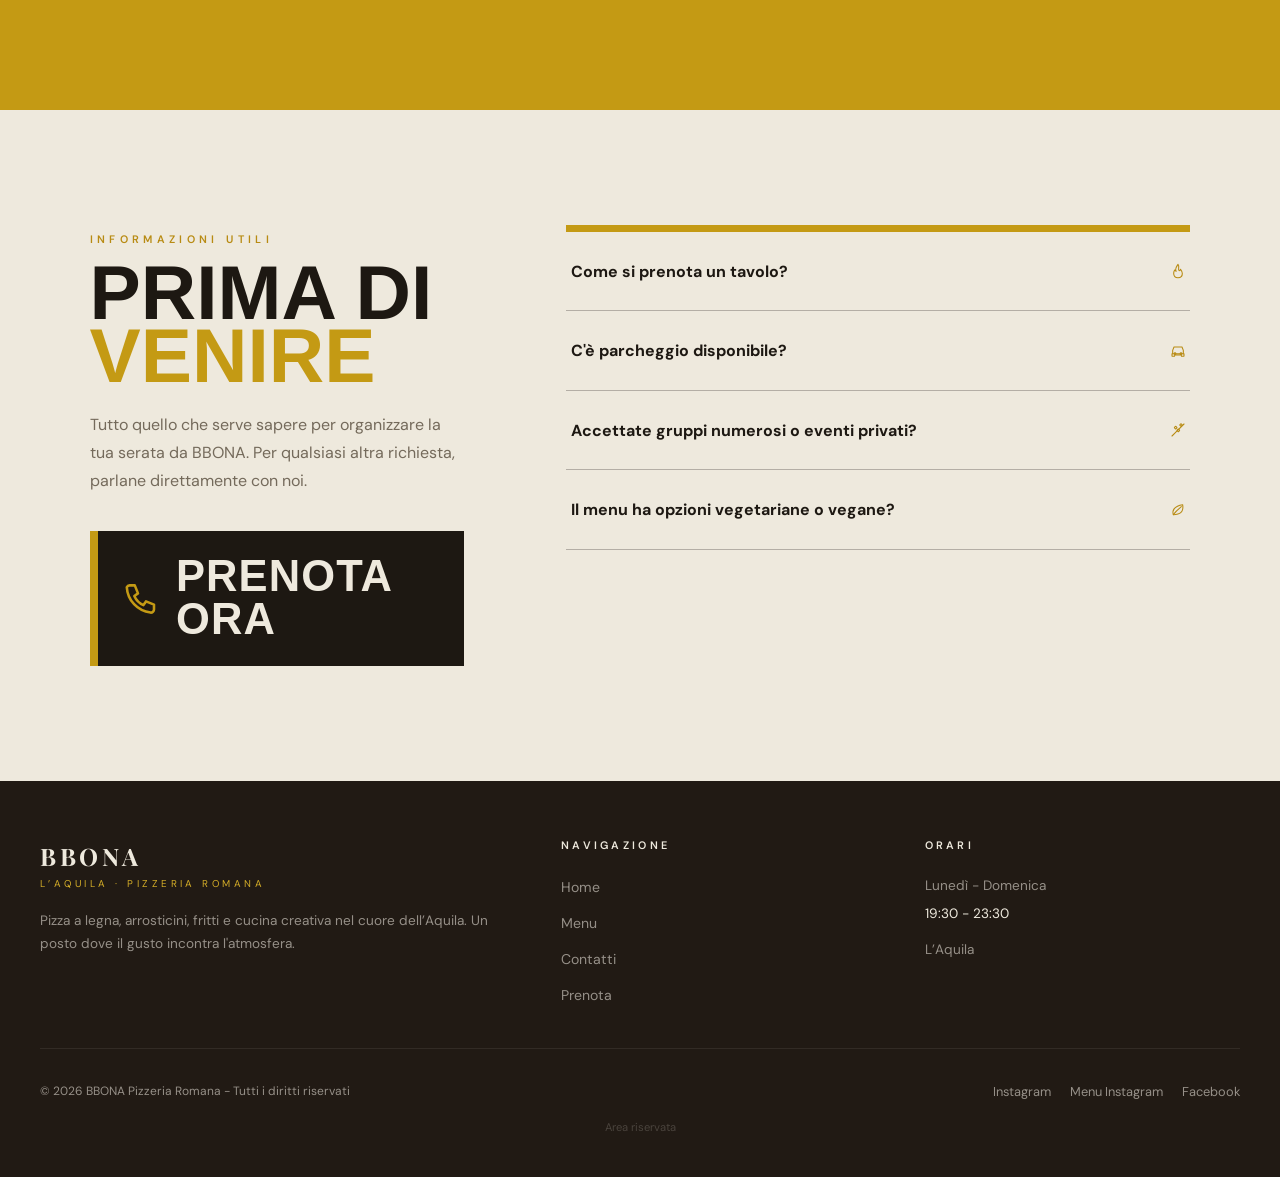
<file: contatti.html>
<!DOCTYPE html>
<html lang="it">
<head>
  <meta charset="UTF-8" />
  <meta name="viewport" content="width=device-width, initial-scale=1.0" />
  <title>Contatti & Prenotazioni - BBONA Pizzeria Romana</title>
  <meta name="description" content="Contatta BBONA Pizzeria Romana: L’Aquila, prenotazioni telefoniche al 0862 195 6991, orari 19:30-23:30 tutti i giorni." />
  <link rel="canonical" href="https://bbona-pizzeria-romana.vercel.app/contatti.html" />
  <meta property="og:title"       content="Contatti - BBONA Pizzeria Romana" />
  <meta property="og:description" content="Prenota il tuo tavolo all’Aquila. Chiamaci al 0862 195 6991." />
  <meta property="og:image"       content="https://bbona-pizzeria-romana.vercel.app/assets/delivery-bg-bbona.png" />
  <meta property="og:image:secure_url" content="https://bbona-pizzeria-romana.vercel.app/assets/delivery-bg-bbona.png" />
  <meta property="og:image:type"  content="image/jpeg" />
  <meta property="og:image:width" content="1200" />
  <meta property="og:image:height" content="630" />
  <meta property="og:url"         content="https://bbona-pizzeria-romana.vercel.app/contatti.html" />
  <link rel="preconnect" href="https://fonts.googleapis.com" />
  <link rel="preconnect" href="https://fonts.gstatic.com" crossorigin />
  <link rel="stylesheet" href="https://fonts.googleapis.com/css2?family=Playfair+Display:ital,wght@0,400;0,600;0,700;1,400;1,600&family=DM+Sans:wght@300;400;500;600&display=swap" />
  <link rel="stylesheet" href="css/style.css?v=20260720d" />
</head>
<body class="contacts-page">

<!-- ═══ NAVBAR ═══ -->
<nav class="navbar scrolled" id="navbar">
  <a href="index.html" class="navbar__logo" aria-label="BBONA Pizzeria Romana - Home">
    <img src="assets/bbona-logo.jpg" alt="BBONA Pizzeria Romana" class="navbar__logo-img" />
  </a>
  <ul class="navbar__links" id="nav-links">
    <button class="navbar__close" id="nav-close" aria-label="Chiudi menu">&#x2715;</button>
    <li><a href="index.html" data-it="Home" data-en="Home">Home</a></li>
    <li><a href="menu.html" data-it="Menu" data-en="Menu">Menu</a></li>
    <li><a href="contatti.html" data-it="Contatti" data-en="Contact">Contatti</a></li>
    <li><a href="contatti.html" class="navbar__cta" data-it="Prenota" data-en="Book">Prenota</a></li>
  </ul>
  <div class="lang-toggle" aria-label="Scegli lingua">
    <button data-lang="it" class="active">IT</button>
    <button data-lang="en">EN</button>
  </div>
  <button class="navbar__burger" id="burger" type="button" aria-label="Apri menu" aria-controls="nav-links" aria-expanded="false">
    <span></span><span></span><span></span>
  </button>
</nav>

<!-- ═══ PRENOTA HERO ═══ -->
<section class="prenota-hero">
  <div class="prenota-hero__inner reveal">
    <p class="prenota-hero__label" data-it="Prenota il tuo tavolo" data-en="Book Your Table">Prenota il tuo tavolo</p>
    <h2 class="prenota-hero__title"><span data-it="Chiamaci," data-en="Call us,">Chiamaci,</span><br><em data-it="ti aspettiamo." data-en="we're waiting for you.">ti aspettiamo.</em></h2>
    <p class="prenota-hero__text" data-it="Le prenotazioni da BBONA avvengono esclusivamente per telefono. Niente moduli, niente attese online: basta una chiamata e il tuo tavolo è pronto. Per gruppi numerosi o eventi privati, ti consigliamo di chiamare con qualche giorno di anticipo, soprattutto nel weekend." data-en="Reservations at BBONA are made by phone only. No forms, no online waiting: just call us and your table is ready. For large groups or private events, we recommend calling a few days in advance, especially on weekends.">
      Le prenotazioni da BBONA avvengono esclusivamente per telefono. Niente moduli, niente attese online:
      basta una chiamata e il tuo tavolo è pronto. Per gruppi numerosi o eventi privati, ti consigliamo
      di chiamare con qualche giorno di anticipo, soprattutto nel weekend.
    </p>
    <a href="tel:+3908621956991" class="prenota-hero__btn">
      <svg class="icon" style="width:1em;height:1em;"><use href="#icon-phone"/></svg> <span data-it="Prenota Ora" data-en="Book Now">Prenota Ora</span>
    </a>
  </div>
</section>

<!-- ═══ INFO ESSENZIALI ═══ -->
<section class="info-strip">
  <div class="info-strip__inner reveal">
    <div class="info-pill">
      <svg class="icon"><use href="#icon-pin"/></svg>
      <div>
        <span class="info-pill__label" data-it="Dove siamo" data-en="Where We Are">Dove siamo</span>
        <span class="info-pill__value" data-it="L’Aquila" data-en="L’Aquila">L’Aquila</span>
      </div>
    </div>
    <div class="info-pill">
      <svg class="icon"><use href="#icon-clock"/></svg>
      <div>
        <span class="info-pill__label" data-it="Orari" data-en="Hours">Orari</span>
        <span class="info-pill__value" data-it="Lunedì - Domenica, 19:30–23:30" data-en="Monday - Sunday, 19:30–23:30">Lunedì - Domenica, 19:30–23:30</span>
      </div>
    </div>
    <div class="info-pill">
      <svg class="icon"><use href="#icon-camera"/></svg>
      <div>
        <span class="info-pill__label" data-it="Social" data-en="Social">Social</span>
        <span class="info-pill__value info-pill__value--links">
          <a href="https://www.instagram.com/bbona_pizzeria_romana/" target="_blank" rel="noopener">Instagram</a>
          <a href="https://www.facebook.com/p/BBONA-Pizzeria-romana-61583268901524/" target="_blank" rel="noopener">Facebook</a>
        </span>
      </div>
    </div>
    <div class="info-pill">
      <svg class="icon"><use href="#icon-car"/></svg>
      <div>
        <span class="info-pill__label" data-it="Parcheggio" data-en="Parking">Parcheggio</span>
        <span class="info-pill__value" data-it="Disponibile nei pressi del centro" data-en="Available near the marina">Disponibile nei pressi del centro</span>
      </div>
    </div>
  </div>
</section>

<!-- ═══ MAPPA ═══ -->
<section class="mappa-section">
  <div class="mappa-section__inner reveal">
    <div style="text-align: center; margin-bottom: 2rem;">
      <span class="section__label" data-it="Come raggiungerci" data-en="How to Find Us">Come raggiungerci</span>
      <h2 class="section__title"><span data-it="Trovaci al " data-en="Find us at the ">Trovaci al </span><em data-it="centro" data-en="marina">centro</em></h2>
    </div>
    <div class="mappa-frame">
      <iframe
        src="https://www.google.com/maps?q=BBONA+Pizzeria+Romana,+L%27Aquila&output=embed"
        loading="lazy"
        referrerpolicy="no-referrer-when-downgrade"
        title="Mappa BBONA Pizzeria Romana">
      </iframe>
    </div>
  </div>
</section>

<!-- ═══ FAQ ═══ -->
<section class="faq-section">
  <div class="faq-inner reveal">
    <div class="faq-aside">
      <span class="section__label" data-it="Informazioni utili" data-en="Useful Info">Informazioni utili</span>
      <h2 class="section__title"><span data-it="Prima di " data-en="Before you ">Prima di </span><em data-it="venire" data-en="visit">venire</em></h2>
      <p class="faq-aside__intro" data-it="Tutto quello che serve sapere per organizzare la tua serata da BBONA. Per qualsiasi altra richiesta, parlane direttamente con noi." data-en="Everything you need to plan your evening at BBONA. For anything else, speak to us directly.">Tutto quello che serve sapere per organizzare la tua serata da BBONA. Per qualsiasi altra richiesta, parlane direttamente con noi.</p>
      <a href="tel:+3908621956991" class="faq-aside__call">
        <svg class="icon faq-aside__call-icon" aria-hidden="true"><use href="#icon-phone"/></svg>
        <strong data-it="Prenota ora" data-en="Book now">Prenota ora</strong>
      </a>
    </div>
    <div class="faq-list">
      <div class="faq-item">
        <button class="faq-q" aria-expanded="false">
          <span data-it="Come si prenota un tavolo?" data-en="How do I book a table?">Come si prenota un tavolo?</span>
          <svg class="icon faq-icon"><use href="#icon-flame"/></svg>
        </button>
        <div class="faq-a">
          <p><span data-it="Le prenotazioni avvengono esclusivamente per telefono, chiamando il numero " data-en="Reservations are made by phone only, by calling ">Le prenotazioni avvengono esclusivamente per telefono, chiamando il numero </span><a href="tel:+3908621956991">0862 195 6991</a><span data-it=". Consigliamo di prenotare con qualche giorno di anticipo, soprattutto nel weekend." data-en=". We recommend booking a few days in advance, especially on weekends.">. Consigliamo di prenotare con qualche giorno di anticipo, soprattutto nel weekend.</span></p>
        </div>
      </div>
      <div class="faq-item">
        <button class="faq-q" aria-expanded="false">
          <span data-it="C'è parcheggio disponibile?" data-en="Is parking available?">C'è parcheggio disponibile?</span>
          <svg class="icon faq-icon"><use href="#icon-car"/></svg>
        </button>
        <div class="faq-a">
          <p data-it="Sì, nei pressi del centro dell’Aquila sono disponibili parcheggi, facilmente raggiungibili a piedi dal locale." data-en="Yes, parking is available near the centre of L’Aquila, within easy walking distance of the restaurant.">Sì, nei pressi del centro dell’Aquila sono disponibili parcheggi, facilmente raggiungibili a piedi dal locale.</p>
        </div>
      </div>
      <div class="faq-item">
        <button class="faq-q" aria-expanded="false">
          <span data-it="Accettate gruppi numerosi o eventi privati?" data-en="Do you host large groups or private events?">Accettate gruppi numerosi o eventi privati?</span>
          <svg class="icon faq-icon"><use href="#icon-skewer"/></svg>
        </button>
        <div class="faq-a">
          <p data-it="Sì, accettiamo gruppi e organizziamo eventi privati. Per queste occasioni chiamateci con almeno qualche giorno di anticipo così possiamo prepararci al meglio per voi." data-en="Yes, we welcome groups and organize private events. For these occasions, please call us a few days in advance so we can prepare everything properly.">Sì, accettiamo gruppi e organizziamo eventi privati. Per queste occasioni chiamateci con almeno qualche giorno di anticipo così possiamo prepararci al meglio per voi.</p>
        </div>
      </div>
      <div class="faq-item">
        <button class="faq-q" aria-expanded="false">
          <span data-it="Il menu ha opzioni vegetariane o vegane?" data-en="Does the menu include vegetarian or vegan options?">Il menu ha opzioni vegetariane o vegane?</span>
          <svg class="icon faq-icon"><use href="#icon-leaf"/></svg>
        </button>
        <div class="faq-a">
          <p data-it="Sì. Diverse pizze sono già vegetariane o vegane, e su richiesta veganizziamo qualsiasi pizza del menu. Basta dirlo al momento dell'ordine." data-en="Yes. Several pizzas are already vegetarian or vegan, and on request we can make any pizza on the menu vegan. Just let us know when ordering.">Sì. Diverse pizze sono già vegetariane o vegane, e su richiesta veganizziamo qualsiasi pizza del menu. Basta dirlo al momento dell'ordine.</p>
        </div>
      </div>
    </div>

  </div>
</section>

<!-- ═══ FOOTER ═══ -->
<footer>
  <div class="footer__inner">
    <div>
      <div class="footer__brand-name">BBONA</div>
      <div class="footer__brand-sub" data-it="L’Aquila · Pizzeria Romana" data-en="L’Aquila · Roman Pizzeria">L’Aquila · Pizzeria Romana</div>
      <p class="footer__desc" data-it="Pizza a legna, arrosticini, fritti e cucina creativa nel cuore dell’Aquila. Un posto dove il gusto incontra l'atmosfera." data-en="Roman-style pizza, arrosticini, fried specialties and creative cooking in the heart of L’Aquila. A place where flavour meets atmosphere.">Pizza a legna, arrosticini, fritti e cucina creativa nel cuore dell’Aquila. Un posto dove il gusto incontra l'atmosfera.</p>
    </div>
    <div>
      <div class="footer__col-title" data-it="Navigazione" data-en="Navigation">Navigazione</div>
      <ul class="footer__links">
        <li><a href="index.html">Home</a></li>
        <li><a href="menu.html">Menu</a></li>
        <li><a href="contatti.html" data-it="Contatti" data-en="Contact">Contatti</a></li>
        <li><a href="contatti.html" data-it="Prenota" data-en="Book">Prenota</a></li>
      </ul>
    </div>
    <div>
      <div class="footer__col-title" data-it="Orari" data-en="Hours">Orari</div>
      <div class="footer__desc">
        <p data-it="Lunedì - Domenica" data-en="Monday - Sunday">Lunedì - Domenica</p>
        <p style="color: var(--crema); margin-top: 0.3rem;">19:30 - 23:30</p>
        <p style="margin-top: 0.8rem;">L’Aquila</p>
      </div>
    </div>
  </div>
  <div class="footer__bottom">
    <span data-it="© 2026 BBONA Pizzeria Romana - Tutti i diritti riservati" data-en="© 2026 BBONA Pizzeria Romana - All rights reserved">© 2026 BBONA Pizzeria Romana - Tutti i diritti riservati</span>
    <div class="footer__social">
      <a href="https://www.instagram.com/bbona_pizzeria_romana/" target="_blank" rel="noopener">Instagram</a>
      <a href="https://www.instagram.com/bbona_pizzeria_romana/" target="_blank" rel="noopener">Menu Instagram</a>
      <a href="https://www.facebook.com/p/BBONA-Pizzeria-romana-61583268901524/" target="_blank" rel="noopener">Facebook</a>
    </div>
  </div>
  <p style="text-align:center; padding: 1rem 0 0.5rem; font-size:0.7rem; opacity:0.35;">
    <a href="admin.html" style="color:inherit;" data-it="Area riservata" data-en="Private Area">Area riservata</a>
  </p>
</footer>

<script src="js/icons.js"></script>
<script src="js/main.js?v=20260719"></script>
<script>
  // ─── Accordion FAQ ───
  document.querySelectorAll('.faq-q').forEach(btn => {
    btn.addEventListener('click', () => {
      const item = btn.closest('.faq-item');
      const isOpen = item.classList.contains('open');
      // chiudi tutti
      document.querySelectorAll('.faq-item.open').forEach(el => el.classList.remove('open'));
      // apri questo se era chiuso
      if (!isOpen) item.classList.add('open');
      btn.setAttribute('aria-expanded', (!isOpen).toString());
    });
  });
</script>
<script src="js/cookie-banner.js?v=20260708-analytics"></script>
<script type="module">
  import { initLangToggle } from './js/lang.js';
  initLangToggle();
</script>
</body>
</html>
</file>
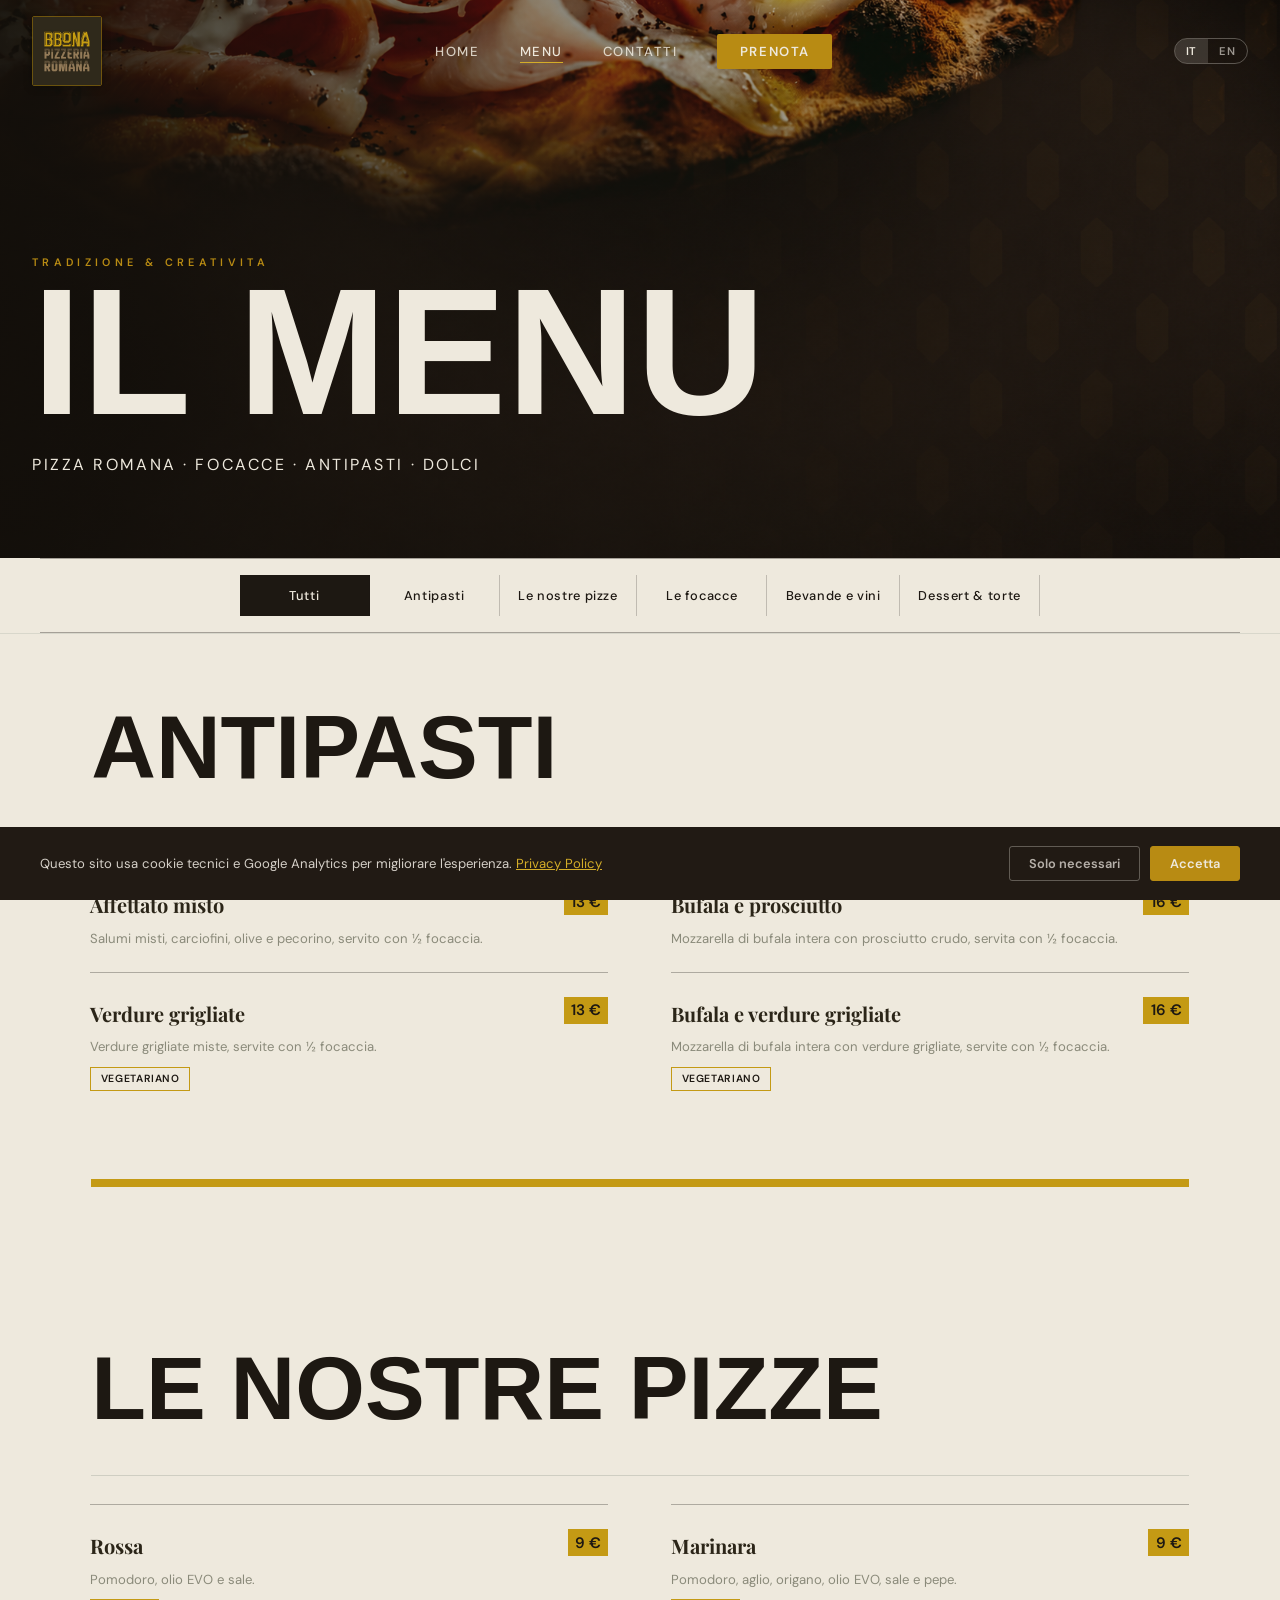
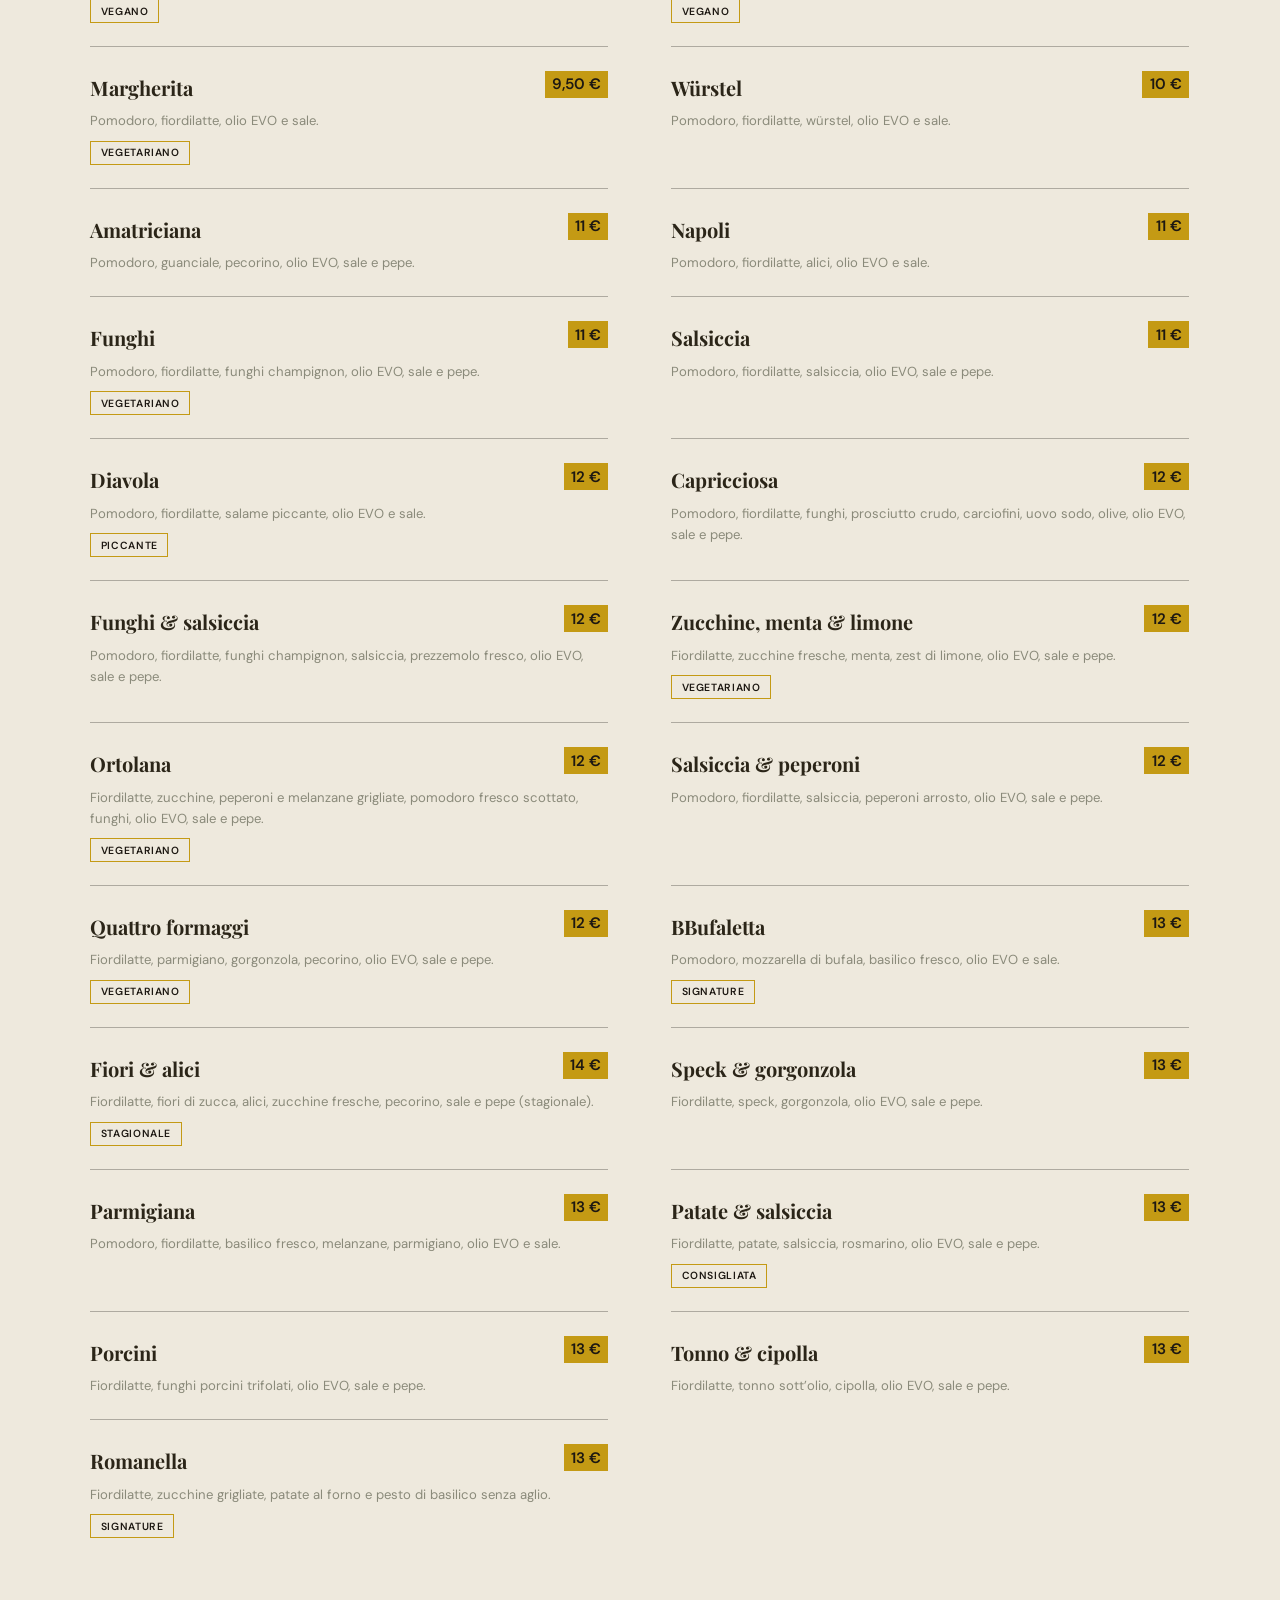
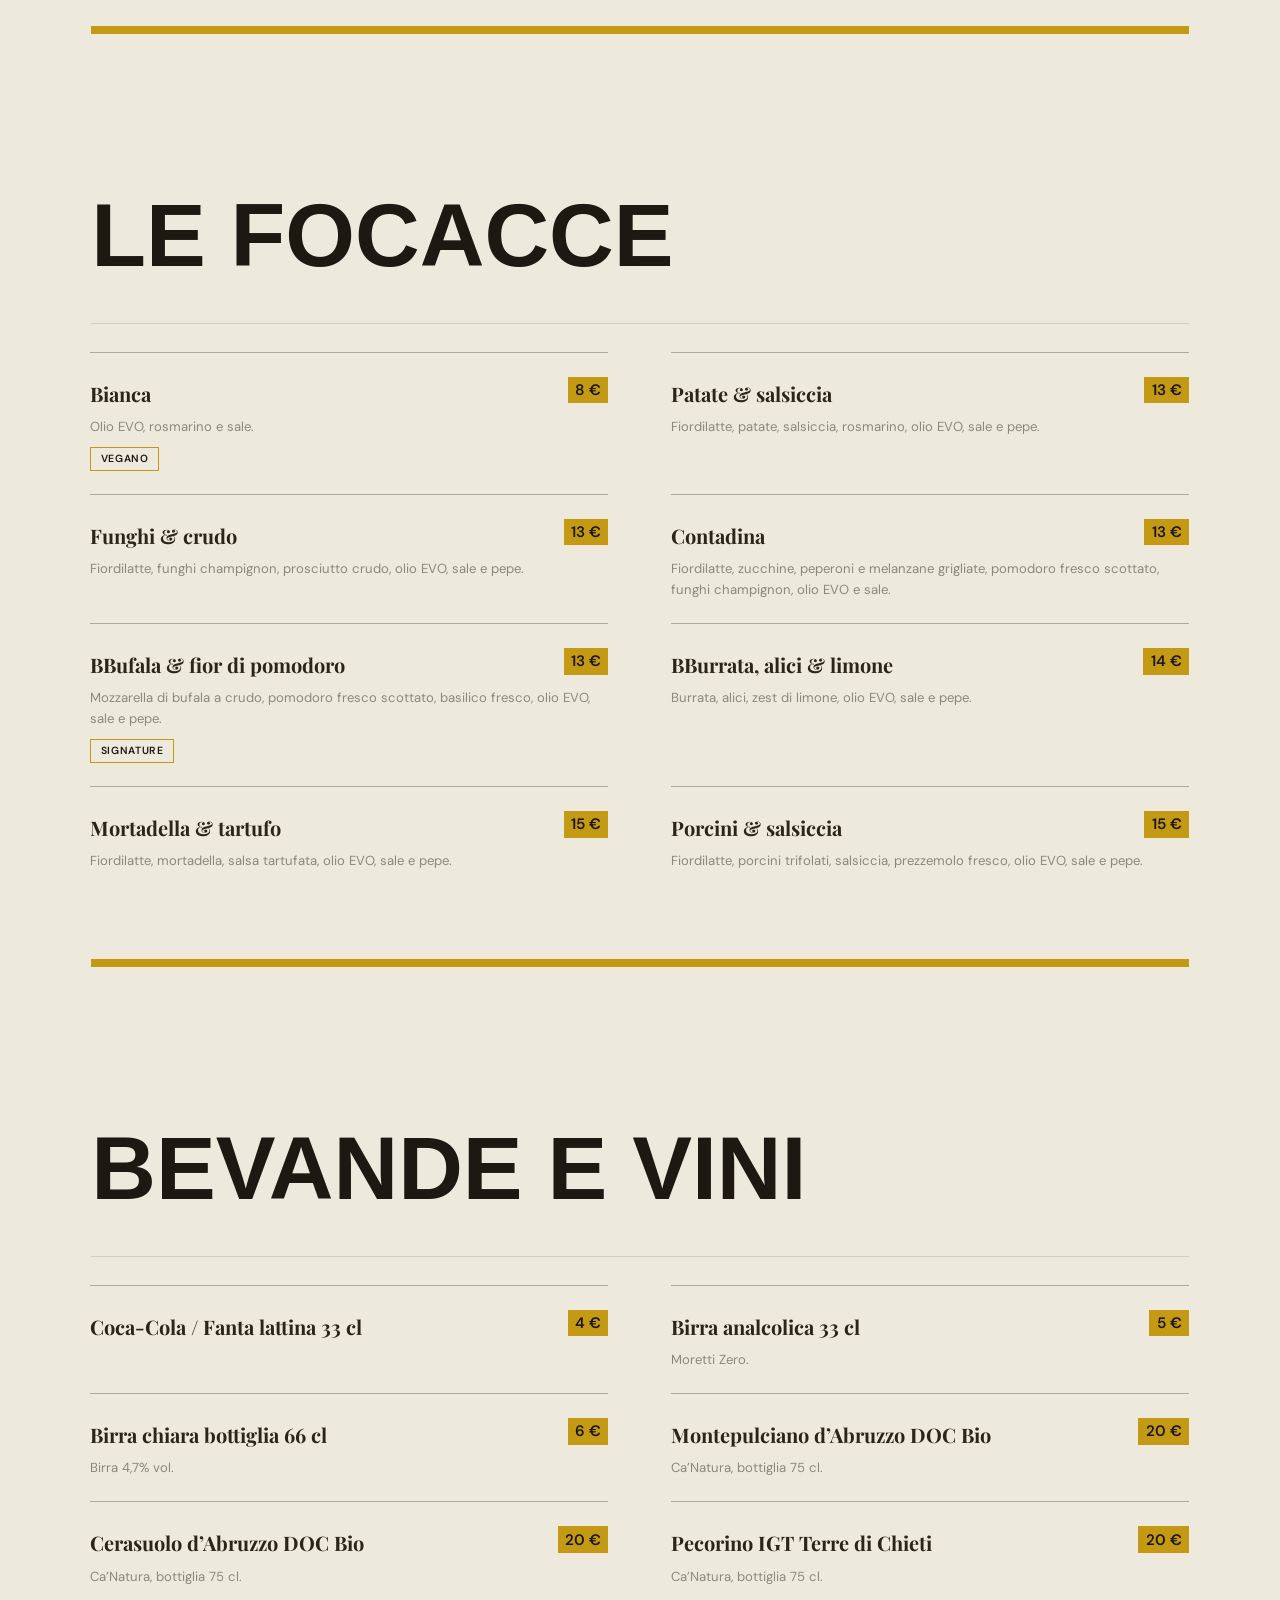
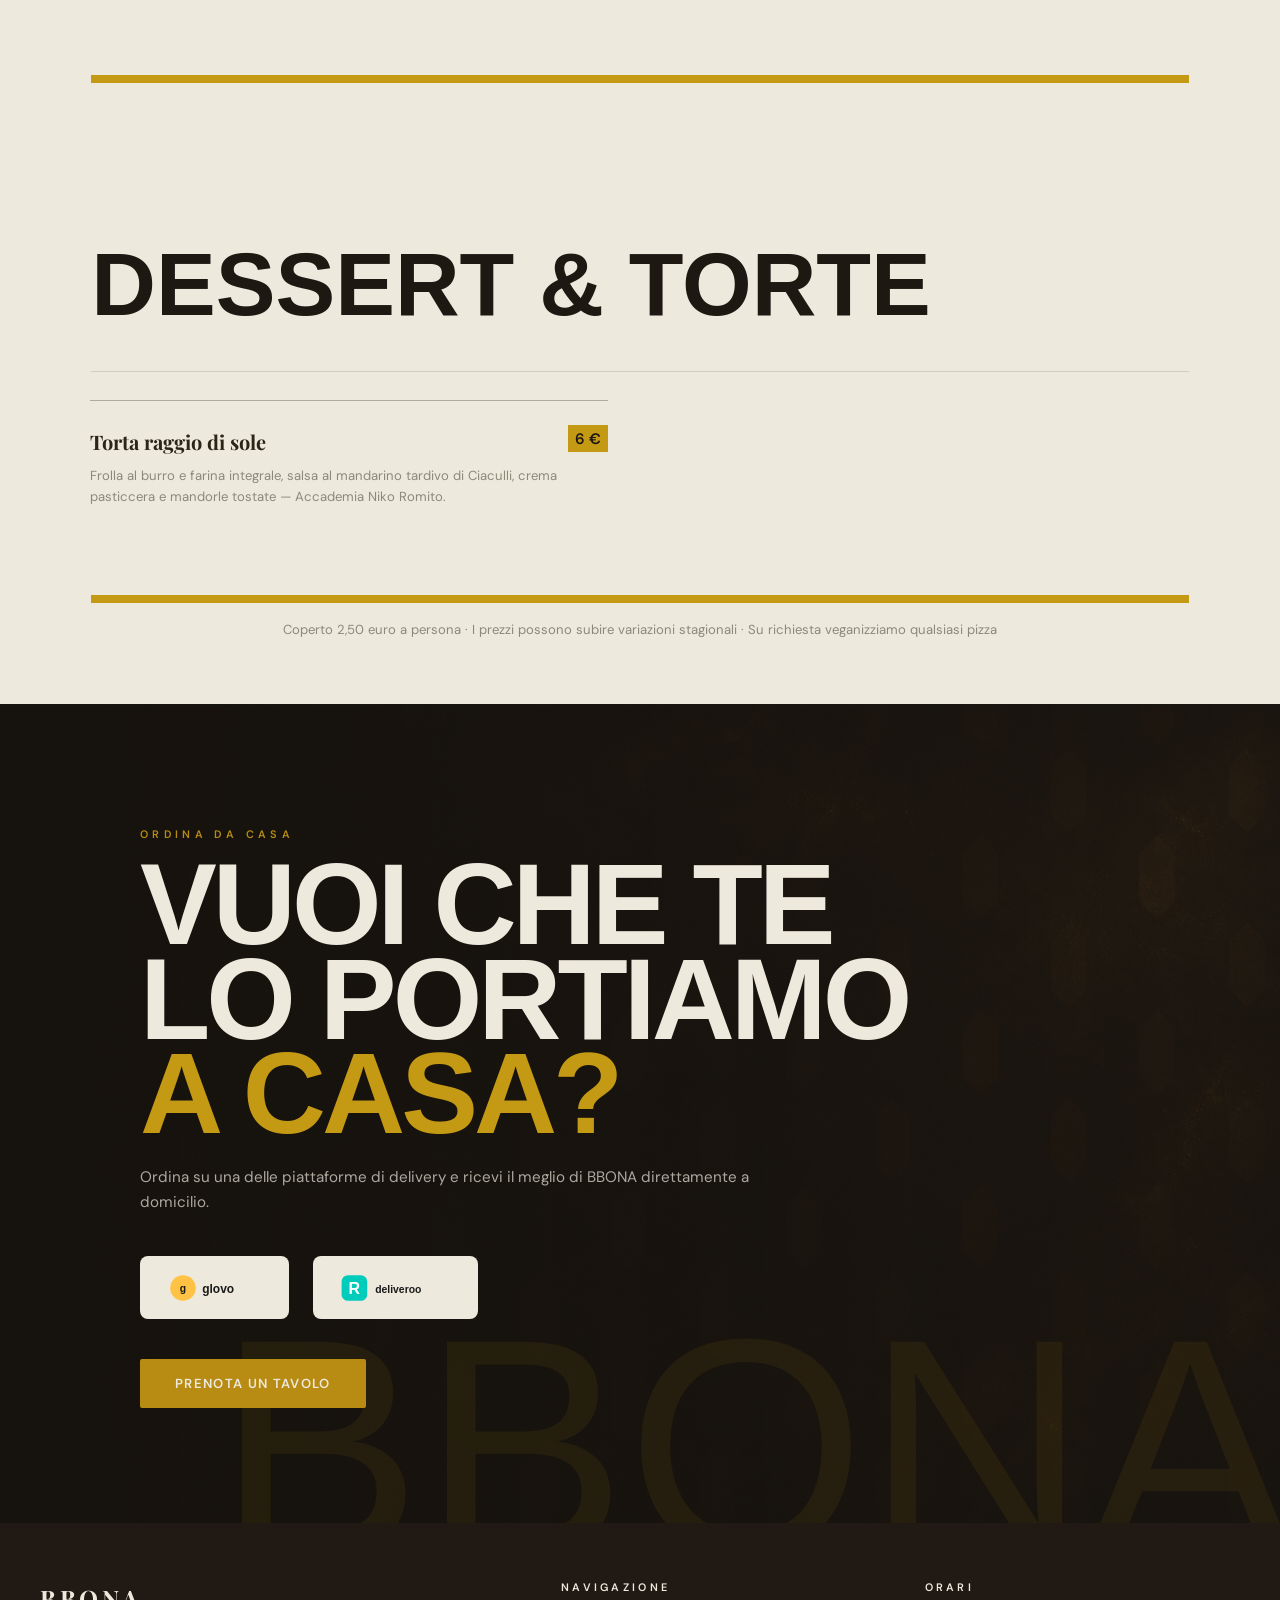
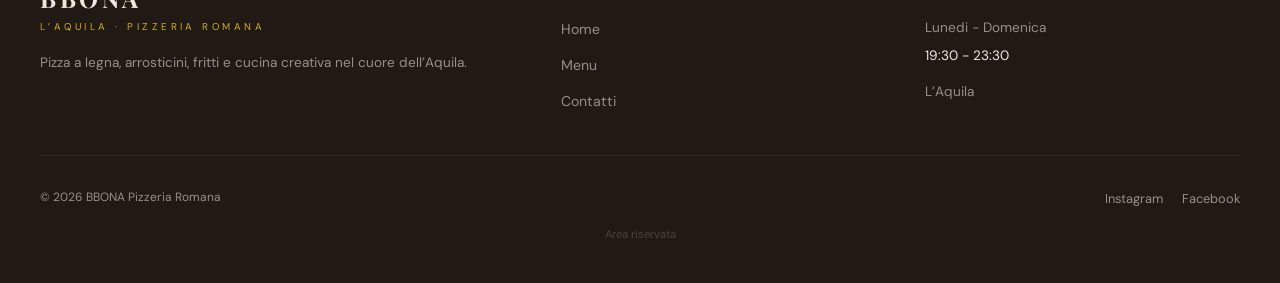
<file: menu.html>
<!DOCTYPE html>
<html lang="it">
<head>
  <meta charset="UTF-8" />
  <meta name="viewport" content="width=device-width, initial-scale=1.0" />
  <title>Menu - BBONA Pizzeria Romana | Pizzeria Forno a Legna</title>
  <meta name="description" content="Scopri il menu di BBONA Pizzeria Romana: pizze napoletane a legna, antipasti, arrosticini abruzzesi, fritti e dolci. Centro storico di L’Aquila." />
  <link rel="canonical" href="https://bbona-pizzeria-romana.vercel.app/menu.html" />
  <meta property="og:title"       content="Menu - BBONA Pizzeria Romana" />
  <meta property="og:description" content="Pizze a legna, arrosticini e cucina creativa al centro di L’Aquila." />
  <meta property="og:image"       content="https://bbona-pizzeria-romana.vercel.app/assets/menu-hero-bbona.png" />
  <meta property="og:image:secure_url" content="https://bbona-pizzeria-romana.vercel.app/assets/menu-hero-bbona.png" />
  <meta property="og:image:type"  content="image/jpeg" />
  <meta property="og:image:width" content="1200" />
  <meta property="og:image:height" content="630" />
  <meta property="og:url"         content="https://bbona-pizzeria-romana.vercel.app/menu.html" />
  <link rel="preconnect" href="https://fonts.googleapis.com" />
  <link rel="preconnect" href="https://fonts.gstatic.com" crossorigin />
  <link rel="preconnect" href="https://www.gstatic.com" />
  <link rel="stylesheet" href="https://fonts.googleapis.com/css2?family=Playfair+Display:ital,wght@0,400;0,600;0,700;1,400;1,600&family=DM+Sans:wght@300;400;500;600&display=swap" />
  <link rel="stylesheet" href="css/style.css?v=20260720d" />
</head>
<body class="menu-page">

<nav class="navbar scrolled" id="navbar">
  <a href="index.html" class="navbar__logo" aria-label="BBONA Pizzeria Romana - Home">
    <img src="assets/bbona-logo.jpg" alt="BBONA Pizzeria Romana" class="navbar__logo-img" />
  </a>
  <ul class="navbar__links" id="nav-links">
    <button class="navbar__close" id="nav-close" aria-label="Chiudi menu">&#x2715;</button>
    <li><a href="index.html" data-it="Home" data-en="Home">Home</a></li>
    <li><a href="menu.html" data-it="Menu" data-en="Menu">Menu</a></li>
    <li><a href="contatti.html" data-it="Contatti" data-en="Contact">Contatti</a></li>
    <li><a href="contatti.html" class="navbar__cta" data-it="Prenota" data-en="Book">Prenota</a></li>
  </ul>
  <div class="lang-toggle" aria-label="Scegli lingua">
    <button data-lang="it" class="active">IT</button>
    <button data-lang="en">EN</button>
  </div>
  <button class="navbar__burger" id="burger" type="button" aria-label="Apri menu" aria-controls="nav-links" aria-expanded="false">
    <span></span><span></span><span></span>
  </button>
</nav>

<section class="menu-hero" id="menu-top">
  <svg class="menu-hero__bg-svg" viewBox="0 0 1400 500" preserveAspectRatio="xMidYMid slice" xmlns="http://www.w3.org/2000/svg">
    <g fill="none" stroke="#4A8C6F" stroke-width="1.5">
      <path d="M-50 450 Q 150 250 350 100 Q 200 250 80 430Z" opacity="0.6"/>
      <path d="M1200 0 Q 1050 200 1100 420 Q 1130 200 1250 30Z" opacity="0.5"/>
    </g>
  </svg>
  <p class="section__label" style="position:relative;z-index:1;" data-it="Tradizione & Creativita" data-en="Tradition & Creativity">Tradizione & Creativita</p>
  <h1 class="menu-hero__title" data-it="Il Menu" data-en="The Menu">Il Menu</h1>
  <p class="menu-hero__sub" data-it="Pizza romana · Focacce · Antipasti · Dolci" data-en="Roman pizza · Focaccias · Starters · Desserts">Pizza romana · Focacce · Antipasti · Dolci</p>
</section>

<!-- Filtri - generati via JS -->
<div class="menu-filter">
  <div class="menu-filter__inner" id="filter-bar">
    <button class="filter-btn active" data-filter="tutti" data-it="Tutti" data-en="All">Tutti</button>
  </div>
</div>

<!-- Stato caricamento -->
<div id="menu-loading" style="text-align:center;padding:4rem 2rem;color:var(--grigio);font-size:0.95rem;">
  <span data-it="Caricamento menu..." data-en="Loading menu...">Caricamento menu...</span>
</div>

<!-- Menu grid - popolato via JS -->
<div class="menu-grid" id="menu-grid" style="display:none;"></div>

<p id="menu-note" style="display:none;text-align:center;color:var(--grigio);font-size:0.82rem;margin:-3rem auto 4rem;max-width:var(--max-w);padding:0 2rem;">
  <span data-it="Coperto 2,50 euro a persona · I prezzi possono subire variazioni stagionali · Su richiesta veganizziamo qualsiasi pizza" data-en="Cover charge 2.50 euros per person · Prices may vary seasonally · On request we can make any pizza vegan">Coperto 2,50 euro a persona · I prezzi possono subire variazioni stagionali · Su richiesta veganizziamo qualsiasi pizza</span>
</p>

<!-- ═══ DELIVERY ═══ -->
<section class="delivery-section reveal">
  <div class="delivery-inner">
    <p class="section__label" style="text-align:center;" data-it="Ordina da casa" data-en="Order from Home">Ordina da casa</p>
    <h2 class="delivery-title"><span data-it="Vuoi che te lo portiamo" data-en="Want us to bring it">Vuoi che te lo portiamo</span><br><em data-it="a casa?" data-en="to your door?">a casa?</em></h2>
    <p class="delivery-sub" data-it="Ordina su una delle piattaforme di delivery e ricevi il meglio di BBONA direttamente a domicilio." data-en="Order through one of the delivery platforms and enjoy the best of BBONA at home.">Ordina su una delle piattaforme di delivery e ricevi il meglio di BBONA direttamente a domicilio.</p>
    <div class="delivery-logos">
      <a href="https://glovoapp.com/it/it/laquila/stores/bbona-pizzeria-romana-qaq" target="_blank" rel="noopener" class="delivery-logo-link" aria-label="Ordina su Glovo">
        <svg class="delivery-logo-svg" viewBox="0 0 120 40" xmlns="http://www.w3.org/2000/svg">
          <circle cx="20" cy="20" r="16" fill="#FFC244"/>
          <text x="20" y="25" text-anchor="middle" font-family="Arial Black,sans-serif" font-size="13" font-weight="900" fill="#1A1A1A">g</text>
          <text x="44" y="26" font-family="Arial Black,sans-serif" font-size="15" font-weight="900" fill="#1A1A1A">glovo</text>
        </svg>
      </a>
      <a href="https://deliveroo.it/it/menu/laquila/laquila/bbona-pizzeria-romana" target="_blank" rel="noopener" class="delivery-logo-link" aria-label="Ordina su Deliveroo">
        <svg class="delivery-logo-svg" viewBox="0 0 140 40" xmlns="http://www.w3.org/2000/svg">
          <rect x="2" y="4" width="32" height="32" rx="8" fill="#00CCBC"/>
          <text x="18" y="27" text-anchor="middle" font-family="Arial Black,sans-serif" font-size="20" font-weight="900" fill="white">R</text>
          <text x="44" y="26" font-family="Arial Black,sans-serif" font-size="13" font-weight="700" fill="#1A1A1A">deliveroo</text>
        </svg>
      </a>
    </div>
    <div class="delivery-actions">
      <a href="tel:+3908621956991" class="btn btn--primary"><span data-it="Prenota un tavolo" data-en="Book a table">Prenota un tavolo</span></a>
    </div>
  </div>
</section>

<footer>
  <div class="footer__inner">
    <div>
      <div class="footer__brand-name">BBONA</div>
      <div class="footer__brand-sub" data-it="L’Aquila · Pizzeria Romana" data-en="L’Aquila · Roman Pizzeria">L’Aquila · Pizzeria Romana</div>
      <p class="footer__desc" data-it="Pizza a legna, arrosticini, fritti e cucina creativa nel cuore dell’Aquila." data-en="Roman-style pizza, arrosticini, fried specialties and creative cooking in the heart of L’Aquila.">Pizza a legna, arrosticini, fritti e cucina creativa nel cuore dell’Aquila.</p>
    </div>
    <div>
      <div class="footer__col-title" data-it="Navigazione" data-en="Navigation">Navigazione</div>
      <ul class="footer__links">
        <li><a href="index.html">Home</a></li>
        <li><a href="menu.html">Menu</a></li>
        <li><a href="contatti.html" data-it="Contatti" data-en="Contact">Contatti</a></li>
      </ul>
    </div>
    <div>
      <div class="footer__col-title" data-it="Orari" data-en="Hours">Orari</div>
      <div class="footer__desc">
        <p data-it="Lunedi - Domenica" data-en="Monday - Sunday">Lunedi - Domenica</p>
        <p style="color:var(--crema);margin-top:0.3rem;">19:30 - 23:30</p>
        <p style="margin-top:0.8rem;">L’Aquila</p>
      </div>
    </div>
  </div>
  <div class="footer__bottom">
    <span data-it="© 2026 BBONA Pizzeria Romana" data-en="© 2026 BBONA Pizzeria Romana">© 2026 BBONA Pizzeria Romana</span>
    <div class="footer__social">
      <a href="https://www.instagram.com/bbona_pizzeria_romana/" target="_blank" rel="noopener">Instagram</a>
      <a href="https://www.facebook.com/p/BBONA-Pizzeria-romana-61583268901524/" target="_blank" rel="noopener">Facebook</a>
    </div>
  </div>
  <p style="text-align:center; padding: 1rem 0 0.5rem; font-size:0.7rem; opacity:0.35;">
    <a href="admin.html" style="color:inherit;" data-it="Area riservata" data-en="Private Area">Area riservata</a>
  </p>
</footer>

<script type="module">
import { BBONA_DEFAULT_MENU, englishFallback } from "./js/default-menu.js?v=20260720b";

const filterBar  = document.getElementById('filter-bar');
const menuGrid   = document.getElementById('menu-grid');
const menuNote   = document.getElementById('menu-note');
const menuLoading= document.getElementById('menu-loading');

function esc(s){ const d=document.createElement('div'); d.textContent=s||''; return d.innerHTML; }

const tagTranslations = {
  Antipasti: 'Starters',
  Stuzzicherie: 'Fried Bites',
  'Special Fried': 'Special Fried',
  'Pizze Fritte': 'Fried Pizzas',
  'Patate Fritte': 'Fries',
  Consigliata: 'Recommended',
  Consigliato: 'Recommended',
  Consigliati: 'Recommended',
  Signature: 'Signature',
  Stagionale: 'Seasonal',
  Piccante: 'Spicy',
  Vegano: 'Vegan',
  Vegetariano: 'Vegetarian',
  'Da condividere': 'To share',
  Novita: 'New',
  Novità: 'New'
};

function getTagEn(item) {
  return item.tag_en || tagTranslations[item.tag] || item.tag;
}

function getTagIt(item) {
  return item.tag === 'Novita' ? 'Novità' : item.tag;
}

function loadMenu() {
  try {
    const saved = JSON.parse(localStorage.getItem('bbona_menu') || 'null');
    if (Array.isArray(saved) && saved.length) renderMenu(saved);
  } catch (e) { console.warn('Menu locale non leggibile:', e); }
}

function renderMenu(menuData) {
  menuLoading.style.display = 'none';
  menuGrid.style.display    = 'block';
  menuNote.style.display    = 'block';
  filterBar.innerHTML = `
    <button class="filter-btn active" data-filter="tutti" data-it="Tutti" data-en="All">Tutti</button>
  `;
  menuGrid.innerHTML = '';

  // Filtri
  menuData.forEach(cat => {
    const btn = document.createElement('button');
    btn.className    = 'filter-btn';
    btn.dataset.filter = cat.id;
    btn.dataset.it = cat.title;
    btn.dataset.en = cat.title_en || cat.title;
    btn.textContent  = cat.title;
    filterBar.appendChild(btn);
  });

  // Categorie
  menuData.forEach(cat => {
    const catEl = document.createElement('div');
    catEl.className    = 'menu-category';
    catEl.dataset.cat  = cat.id;
    const itemsHtml = (cat.items||[]).map(item => `
      <div class="menu-item">
        <div class="menu-item__head">
          <span class="menu-item__name"
            data-it="${esc(item.name)}"
            data-en="${esc(!item.name_en || item.name_en === item.name ? englishFallback(item.name) : item.name_en)}">${esc(item.name)}</span>
          <span class="menu-item__price">${esc(item.price)}</span>
        </div>
        <p class="menu-item__desc"
          data-it="${esc(item.desc)}"
          data-en="${esc(!item.desc_en || item.desc_en === item.desc ? englishFallback(item.desc) : item.desc_en)}">${esc(item.desc)}</p>
        ${item.tag ? `<span class="menu-item__tag" data-it="${esc(getTagIt(item))}" data-en="${esc(getTagEn(item))}">${esc(getTagIt(item))}</span>` : ''}
      </div>`).join('');
    catEl.innerHTML = `<h2 class="menu-category__title" data-it="${esc(cat.title)}" data-en="${esc(cat.title_en||cat.title)}">${esc(cat.title)}</h2><div class="menu-items">${itemsHtml}</div>`;
    menuGrid.appendChild(catEl);
  });

  if (window.bbonaSetMenuLang) {
    window.bbonaSetMenuLang(localStorage.getItem('bbona_lang') || 'it');
  }

  // Logica filtri
  const filterBtns  = document.querySelectorAll('.filter-btn');
  const categories  = document.querySelectorAll('.menu-category');
  const menuTop     = document.getElementById('menu-top');
  filterBtns.forEach(btn => {
    btn.addEventListener('click', () => {
      filterBtns.forEach(b => b.classList.remove('active'));
      btn.classList.add('active');
      const filter = btn.dataset.filter;
      categories.forEach(cat => {
        cat.style.display = (filter==='tutti' || cat.dataset.cat===filter) ? 'block' : 'none';
      });
      menuTop.scrollIntoView({ behavior:'smooth', block:'start' });
      // Centra il bottone cliccato nella barra filtri (su mobile)
      btn.scrollIntoView({ behavior:'smooth', block:'nearest', inline:'center' });
    });
  });
}

function showFallback() {
  const lang = localStorage.getItem('bbona_lang') || 'it';
  menuLoading.textContent = lang === 'en'
    ? 'Menu temporarily unavailable. Please try again shortly.'
    : 'Menu temporaneamente non disponibile. Riprova tra poco.';
}

// Supcentro multilingua sul menu dinamico
window.bbonaSetMenuLang = function(lang) {
  document.querySelectorAll('.menu-item__name[data-en]').forEach(el => {
    el.textContent = lang === 'en' ? (el.dataset.en || el.dataset.it) : el.dataset.it;
  });
  document.querySelectorAll('.menu-item__desc[data-en]').forEach(el => {
    el.textContent = lang === 'en' ? (el.dataset.en || el.dataset.it) : el.dataset.it;
  });
  document.querySelectorAll('.menu-category__title[data-en]').forEach(el => {
    el.textContent = lang === 'en' ? (el.dataset.en || el.dataset.it) : el.dataset.it;
  });
  document.querySelectorAll('.filter-btn[data-en]').forEach(el => {
    el.textContent = lang === 'en' ? (el.dataset.en || el.dataset.it) : el.dataset.it;
  });
  document.querySelectorAll('.menu-item__tag[data-en]').forEach(el => {
    el.textContent = lang === 'en' ? (el.dataset.en || el.dataset.it) : el.dataset.it;
  });
};

renderMenu(BBONA_DEFAULT_MENU);
loadMenu();
window.bbonaSetMenuLang(localStorage.getItem('bbona_lang') || 'it');
</script>
<script src="js/icons.js"></script>
<script src="js/main.js"></script>
<script src="js/cookie-banner.js?v=20260708-analytics"></script>
<script type="module">
  import { initLangToggle } from './js/lang.js';
  initLangToggle((lang) => {
    if (window.bbonaSetMenuLang) window.bbonaSetMenuLang(lang);
  });
</script>
</body>
</html>
</file>
<file: css/style.css>
@import url('https://fonts.googleapis.com/css2?family=Playfair+Display:ital,wght@0,400;0,600;0,700;1,400;1,600&family=DM+Sans:wght@300;400;500;600&display=swap');

/* ===== TOKENS ===== */
:root {
  --verde-bosco:   #2B2518;
  --verde-foglia:  #B88B13;
  --verde-chiaro:  #D0A91F;
  --crema:         #EEE9DD;
  --avorio:        #F6F1E6;
  --terracotta:    #B88B13;
  --terracotta-lt: #D4AD28;
  --carbone:       #211A14;
  --bianco:        #FFFFFF;
  --grigio:        #8A8A7A;

  --ff-display: 'Playfair Display', Georgia, serif;
  --ff-body:    'DM Sans', system-ui, sans-serif;

  --max-w: 1200px;
  --radius: 4px;
  --transition: 0.35s cubic-bezier(0.25, 0.46, 0.45, 0.94);

  /* ── Logo navbar: cambia solo questo valore per ridimensionare il logo ── */
  --logo-h: 58px;
}

/* ===== RESET ===== */
*, *::before, *::after { box-sizing: border-box; margin: 0; padding: 0; }
html { scroll-behavior: smooth; }
body {
  font-family: var(--ff-body);
  background: var(--avorio);
  color: var(--carbone);
  line-height: 1.65;
  overflow-x: hidden;
  background-image: radial-gradient(circle at 1px 1px, rgba(184,139,19,.08) 1px, transparent 0);
  background-size: 24px 24px;
}
img { display: block; max-width: 100%; }
a { text-decoration: none; color: inherit; }
ul { list-style: none; }

/* ===== NAVBAR ===== */
.navbar {
  position: fixed;
  top: 0; left: 0; right: 0;
  z-index: 1000;
  padding: 1.5rem 2.5rem;
  display: flex;
  align-items: center;
  justify-content: space-between;
  transition: background var(--transition), padding var(--transition), box-shadow var(--transition);
}
.navbar.scrolled {
  background: var(--verde-bosco);
  padding: 1rem 2.5rem;
  box-shadow: 0 2px 30px rgba(0,0,0,0.25);
}
.navbar__logo {
  display: flex;
  align-items: center;
  gap: 0;
  line-height: 1;
}
.navbar__logo-img {
  height: var(--logo-h);
  width: auto;
  display: block;
  transition: opacity var(--transition), transform var(--transition);
  filter: drop-shadow(0 1px 4px rgba(0,0,0,0.35));
  border-radius: 2px;
}
.navbar__logo:hover .navbar__logo-img {
  opacity: 0.88;
  transform: scale(1.04);
}
/* nascondi testo fallback se presente */
.navbar__logo-name, .navbar__logo-sub { display: none; }
.navbar__links {
  display: flex;
  gap: 2.5rem;
  align-items: center;
}
.navbar__links a {
  color: var(--crema);
  font-size: 0.82rem;
  font-weight: 500;
  letter-spacing: 0.12em;
  text-transform: uppercase;
  position: relative;
  opacity: 0.85;
  transition: opacity var(--transition);
}
.navbar__links a::after {
  content: '';
  position: absolute;
  bottom: -3px; left: 0;
  width: 0; height: 1px;
  background: var(--terracotta-lt);
  transition: width var(--transition);
}
.navbar__links a:hover { opacity: 1; }
.navbar__links a:hover::after { width: 100%; }
.navbar__links a.active { opacity: 1; }
.navbar__links a.active::after { width: 100%; }

.navbar__cta {
  background: var(--terracotta);
  color: var(--crema) !important;
  padding: 0.55rem 1.4rem;
  border-radius: 2px;
  font-weight: 600 !important;
  opacity: 1 !important;
  transition: background var(--transition) !important;
}
.navbar__cta:hover { background: var(--terracotta-lt) !important; }
.navbar__cta::after { display: none !important; }

.navbar__burger {
  display: none;
  flex-direction: column;
  gap: 5px;
  cursor: pointer;
  padding: 4px;
}
.navbar__burger span {
  width: 26px; height: 2px;
  background: var(--crema);
  border-radius: 2px;
  transition: var(--transition);
}
/* Tasto chiudi overlay mobile - nascosto su desktop */
.navbar__close { display: none; }
.navbar__burger.open span:nth-child(1) { transform: rotate(45deg) translate(5px, 5px); }
.navbar__burger.open span:nth-child(2) { opacity: 0; }
.navbar__burger.open span:nth-child(3) { transform: rotate(-45deg) translate(5px, -5px); }

.sr-only {
  position: absolute;
  width: 1px; height: 1px;
  padding: 0; margin: -1px;
  overflow: hidden;
  clip: rect(0,0,0,0);
  white-space: nowrap;
  border: 0;
}

.hero--photo {
  background-size: cover;
  background-position: 50% 50%;
  background-repeat: no-repeat;
}
.hero--photo::before {
  content: '';
  position: absolute;
  inset: 14px;
  border: 1px solid rgba(184,146,74,0.35);
  z-index: 1;
  pointer-events: none;
}
.hero--photo .hero__overlay {
  background:
    radial-gradient(ellipse at center, rgba(5,4,3,0) 45%, rgba(5,4,3,0.35) 100%),
    linear-gradient(to bottom,
      rgba(5,4,3,0.22) 0%,
      rgba(5,4,3,0.04) 18%,
      rgba(5,4,3,0.04) 70%,
      rgba(5,4,3,0.5) 100%);
}
.hero__content--photo {
  --hero-content-lift: clamp(4rem, 10vh, 7rem);
  display: flex;
  flex-direction: column;
  justify-content: flex-end;
  min-height: 100vh;
  padding-bottom: 4rem;
  transform: translateY(calc(-1 * var(--hero-content-lift)));
}
.hero__content--photo .hero__eyebrow {
  animation: fadeUp 0.8s ease forwards 0.2s;
}
.hero__content--photo .hero__desc {
  font-size: 0.92rem;
  max-width: 440px;
  animation-delay: 0.4s;
}
.hero__content--photo .hero__actions {
  animation-delay: 0.6s;
}


.hero {
  position: relative;
  min-height: 100vh;
  display: flex;
  align-items: center;
  justify-content: center;
  overflow: hidden;
  background-color: var(--verde-bosco);
}
.hero__bg-svg {
  position: absolute;
  inset: 0;
  width: 100%; height: 100%;
  opacity: 0.12;
  pointer-events: none;
}
.hero__overlay {
  position: absolute;
  inset: 0;
  background: linear-gradient(135deg,
    rgba(27,58,45,0.95) 0%,
    rgba(27,58,45,0.75) 50%,
    rgba(45,106,79,0.6) 100%);
}
.hero__content {
  position: relative;
  z-index: 2;
  text-align: center;
  color: var(--crema);
  padding: 2rem;
  max-width: 780px;
}
.hero__eyebrow {
  font-size: 0.72rem;
  font-weight: 500;
  letter-spacing: 0.5em;
  text-transform: uppercase;
  color: var(--terracotta-lt);
  margin-bottom: 1.2rem;
  opacity: 0;
  animation: fadeUp 0.8s ease forwards 0.3s;
}
.hero__title {
  font-family: var(--ff-display);
  font-size: clamp(3.2rem, 10vw, 7rem);
  font-weight: 700;
  line-height: 0.9;
  letter-spacing: -0.02em;
  margin-bottom: 1.4rem;
  opacity: 0;
  animation: fadeUp 0.9s ease forwards 0.5s;
}
.hero__title em {
  font-style: italic;
  color: var(--terracotta-lt);
}
.hero__desc {
  font-size: 1.05rem;
  font-weight: 300;
  line-height: 1.75;
  max-width: 520px;
  margin: 0 auto 2.4rem;
  opacity: 0;
  animation: fadeUp 0.9s ease forwards 0.7s;
}
.hero__actions {
  display: flex;
  gap: 1rem;
  justify-content: center;
  flex-wrap: wrap;
  opacity: 0;
  animation: fadeUp 0.9s ease forwards 0.9s;
}

.bbona-hero-claim {
  margin: .35rem 0 1.6rem;
  color: var(--crema);
  font-family: var(--ff-display);
  font-size: clamp(1.8rem, 4vw, 3.6rem);
  font-weight: 700;
  line-height: 1;
  letter-spacing: -.025em;
  text-shadow: 0 4px 24px rgba(0,0,0,.45);
}

.bbona-manifesto {
  display: flex;
  justify-content: center;
  align-items: center;
  flex-wrap: wrap;
  gap: .9rem 1.4rem;
  padding: 1.3rem 2rem;
  background: #211a14;
  color: var(--crema);
  border-block: 1px solid rgba(212,173,40,.38);
  font-size: .75rem;
  font-weight: 700;
  letter-spacing: .18em;
  text-transform: uppercase;
}
.bbona-manifesto i { color: var(--terracotta-lt); font-style: normal; }

.timeline-section {
  background-image: linear-gradient(rgba(246,241,230,.94), rgba(246,241,230,.94)),
    radial-gradient(circle at 1px 1px, rgba(184,139,19,.32) 1px, transparent 0);
  background-size: auto, 22px 22px;
}
.btn {
  display: inline-block;
  padding: 0.85rem 2.2rem;
  font-family: var(--ff-body);
  font-size: 0.82rem;
  font-weight: 600;
  letter-spacing: 0.1em;
  text-transform: uppercase;
  border-radius: 2px;
  cursor: pointer;
  border: none;
  transition: transform var(--transition), background var(--transition), color var(--transition);
}
.btn:hover {
  transform: scale(1.035);
  box-shadow: 0 6px 24px rgba(138,90,53,0.3);
}
.btn--primary { background: var(--terracotta); color: var(--crema); }
.btn--primary:hover { background: var(--terracotta-lt); }
.btn--outline {
  background: transparent;
  color: var(--crema);
  border: 1px solid rgba(245,240,232,0.5);
}
.btn--outline:hover { border-color: var(--crema); background: rgba(245,240,232,0.08); }

.hero__scroll-hint {
  position: absolute;
  bottom: 2.5rem;
  right: 2.5rem;
  display: flex;
  flex-direction: column;
  align-items: center;
  gap: 0.5rem;
  color: rgba(245,240,232,0.55);
  font-size: 0.68rem;
  letter-spacing: 0.2em;
  text-transform: uppercase;
  animation: fadeUp 1s ease forwards 1.2s;
  opacity: 0;
}
.hero__scroll-line {
  width: 1px;
  height: 40px;
  background: linear-gradient(to bottom, rgba(245,240,232,0.5), transparent);
  animation: scrollLine 2s ease-in-out infinite 1.5s;
}

/* ===== SECTIONS ===== */
.section { padding: 6rem 2rem; }
.section--dark { background: var(--verde-bosco); color: var(--crema); }
.section--mid  { background: var(--crema); }
.section__inner { max-width: var(--max-w); margin: 0 auto; }

.section__label {
  display: inline-block;
  font-size: 0.68rem;
  font-weight: 600;
  letter-spacing: 0.4em;
  text-transform: uppercase;
  color: var(--terracotta);
  margin-bottom: 0.8rem;
}
.section--dark .section__label { color: var(--terracotta-lt); }

.section__title {
  font-family: var(--ff-display);
  font-size: clamp(2.2rem, 5vw, 3.6rem);
  font-weight: 600;
  line-height: 1.1;
  margin-bottom: 1.5rem;
}
.section__title em { font-style: italic; color: var(--terracotta); }
.section--dark .section__title em { color: var(--terracotta-lt); }

/* ===== STORIA ===== */
.storia {
  display: grid;
  grid-template-columns: 1fr 1fr;
  gap: 5rem;
  align-items: center;
}
.storia__text p {
  color: var(--grigio);
  margin-bottom: 1.2rem;
  font-size: 1rem;
  line-height: 1.8;
}
.storia--dark .storia__text p { color: rgba(245,240,232,0.75); }
.storia__visual {
  position: relative;
}
.storia__img-frame {
  position: relative;
  border-radius: 2px;
  overflow: hidden;
  aspect-ratio: 4/5;
  background: var(--verde-foglia);
  display: flex;
  align-items: center;
  justify-content: center;
}
.storia__img-frame::after {
  content: '';
  position: absolute;
  inset: 12px;
  border: 1px solid rgba(245,240,232,0.2);
  pointer-events: none;
}
.storia__icon {
  font-size: 8rem;
  opacity: 0.15;
}
.storia__badge {
  position: absolute;
  bottom: -20px; left: -20px;
  background: var(--terracotta);
  color: var(--crema);
  padding: 1.5rem;
  border-radius: 2px;
  text-align: center;
}
.storia__badge-num {
  font-family: var(--ff-display);
  font-size: 2.5rem;
  font-weight: 700;
  line-height: 1;
}
.storia__badge-text {
  font-size: 0.7rem;
  letter-spacing: 0.12em;
  text-transform: uppercase;
  opacity: 0.85;
}

/* ===== PUNTI DI FORZA ===== */
.punti {
  display: grid;
  grid-template-columns: repeat(3, 1fr);
  gap: 2px;
  margin-top: 4rem;
}
.punto {
  background: rgba(245,240,232,0.04);
  padding: 2.8rem 2.2rem;
  border-left: 1px solid rgba(245,240,232,0.1);
  transition: background var(--transition);
}
.punto:first-child { border-left: none; }
.punto:hover { background: rgba(245,240,232,0.07); }
.punto__icon { font-size: 2.2rem; margin-bottom: 1.2rem; }
.punto__title {
  font-family: var(--ff-display);
  font-size: 1.3rem;
  font-weight: 600;
  margin-bottom: 0.7rem;
  color: var(--crema);
}
.punto__text {
  font-size: 0.9rem;
  line-height: 1.7;
  color: rgba(245,240,232,0.65);
}

/* ===== TIMELINE SERATA ===== */
.timeline {
  --timeline-padding-top: 1rem;
  --timeline-step-padding-top: 0.5rem;
  --timeline-marker-size: 3.2rem;
  position: relative;
  display: grid;
  grid-template-columns: repeat(4, 1fr);
  gap: 2rem;
  padding-top: var(--timeline-padding-top);
}
.timeline__line {
  position: absolute;
  top: calc(var(--timeline-padding-top) + var(--timeline-step-padding-top) + (var(--timeline-marker-size) / 2));
  left: 8%;
  right: 8%;
  height: 1px;
  background: linear-gradient(to right,
    transparent,
    rgba(27,58,45,0.25) 10%,
    rgba(27,58,45,0.25) 90%,
    transparent);
}
.timeline__step {
  position: relative;
  text-align: center;
  padding-top: var(--timeline-step-padding-top);
}
.timeline__marker {
  width: var(--timeline-marker-size);
  height: var(--timeline-marker-size);
  border-radius: 50%;
  background: var(--avorio);
  border: 1.5px solid var(--verde-foglia);
  display: flex;
  align-items: center;
  justify-content: center;
  margin: 0 auto 1.1rem;
  color: var(--verde-foglia);
  position: relative;
  z-index: 1;
  transition: background var(--transition), color var(--transition), transform var(--transition);
}
.timeline__marker .icon { width: 1.4rem; height: 1.4rem; stroke-width: 1.4; }
.timeline__step:hover .timeline__marker {
  background: var(--verde-foglia);
  color: var(--crema);
  transform: scale(1.08);
}
.timeline__time {
  font-size: 0.7rem;
  font-weight: 600;
  letter-spacing: 0.2em;
  color: var(--terracotta);
  margin-bottom: 0.5rem;
}
.timeline__title {
  font-family: var(--ff-display);
  font-size: 1.15rem;
  font-weight: 600;
  color: var(--verde-bosco);
  margin-bottom: 0.6rem;
}
.timeline__text {
  font-size: 0.84rem;
  line-height: 1.65;
  color: var(--grigio);
}

/* ===== SIGNATURE GRID (simmetrica, fissa a 3) ===== */
.signature-grid {
  display: grid;
  grid-template-columns: repeat(3, 1fr);
  gap: 0;
  border-top: 1px solid rgba(27,58,45,0.12);
  border-bottom: 1px solid rgba(27,58,45,0.12);
}
.signature-card {
  padding: 2.4rem 2rem;
  border-left: 1px solid rgba(27,58,45,0.12);
  transition: background var(--transition);
}
.signature-card:first-child { border-left: none; }
.signature-card:hover { background: var(--crema); }
.signature-card__tag {
  font-size: 0.65rem;
  font-weight: 600;
  letter-spacing: 0.3em;
  text-transform: uppercase;
  color: var(--terracotta);
  margin-bottom: 0.8rem;
}
.signature-card__title {
  font-family: var(--ff-display);
  font-size: 1.25rem;
  font-weight: 600;
  color: var(--verde-bosco);
  margin-bottom: 0.6rem;
}
.signature-card__text {
  font-size: 0.85rem;
  color: var(--grigio);
  line-height: 1.65;
}

/* ===== QUOTE ===== */
.quote-section {
  padding: 5rem 2rem;
  background: var(--verde-foglia);
  text-align: center;
}
.quote-text {
  font-family: var(--ff-display);
  font-size: clamp(1.4rem, 3vw, 2.2rem);
  font-style: italic;
  color: var(--crema);
  max-width: 680px;
  margin: 0 auto 1.2rem;
  line-height: 1.5;
}
.quote-source {
  font-size: 0.75rem;
  letter-spacing: 0.25em;
  text-transform: uppercase;
  color: rgba(245,240,232,0.5);
}

/* ===== MENU PAGE ===== */
.menu-hero {
  background: var(--verde-bosco);
  padding: 9rem 2rem 4rem;
  text-align: center;
  color: var(--crema);
  position: relative;
  overflow: hidden;
}
.menu-hero__title {
  font-family: var(--ff-display);
  font-size: clamp(2.8rem, 6vw, 5rem);
  font-weight: 700;
  position: relative;
  z-index: 1;
}
.menu-hero__sub {
  margin-top: 1rem;
  font-size: 1rem;
  color: rgba(245,240,232,0.65);
  letter-spacing: 0.05em;
  position: relative;
  z-index: 1;
}
.menu-hero__bg-svg {
  position: absolute;
  inset: 0;
  width: 100%; height: 100%;
  opacity: 0.07;
}

.menu-filter {
  background: var(--crema);
  padding: 1.2rem 1.5rem;
  position: sticky;
  top: 65px;
  z-index: 100;
  border-bottom: 1px solid rgba(27,58,45,0.1);
}
.menu-filter__inner {
  max-width: var(--max-w);
  margin: 0 auto;
  display: flex;
  gap: 0.6rem;
  flex-wrap: nowrap;
  overflow-x: auto;
  scrollbar-width: none;
  -webkit-overflow-scrolling: touch;
  padding-bottom: 2px;
}
.menu-filter__inner::-webkit-scrollbar { display: none; }
.filter-btn {
  padding: 0.5rem 1.2rem;
  border: 1.5px solid rgba(27,58,45,0.25);
  border-radius: 100px;
  background: transparent;
  font-family: var(--ff-body);
  font-size: 0.8rem;
  font-weight: 500;
  color: var(--verde-bosco);
  cursor: pointer;
  letter-spacing: 0.05em;
  transition: all var(--transition);
  white-space: nowrap;
  flex-shrink: 0;
}
.filter-btn:hover, .filter-btn.active {
  background: var(--verde-bosco);
  border-color: var(--verde-bosco);
  color: var(--crema);
}

.menu-grid {
  max-width: var(--max-w);
  margin: 0 auto;
  padding: 3rem 2rem 6rem;
}
.menu-category {
  margin-bottom: 4rem;
}
.menu-category__title {
  font-family: var(--ff-display);
  font-size: 1.9rem;
  font-weight: 600;
  color: var(--verde-bosco);
  border-bottom: 1px solid rgba(27,58,45,0.15);
  padding-bottom: 0.8rem;
  margin-bottom: 1.8rem;
}
.menu-items {
  display: grid;
  grid-template-columns: repeat(auto-fill, minmax(300px, 1fr));
  gap: 0;
  background: transparent;
}
.menu-item {
  background: var(--avorio);
  padding: 1.6rem 1.8rem;
  border: 1px solid rgba(27,58,45,0.08);
  margin: -1px 0 0 -1px;
  transition: background var(--transition);
}
.menu-item:hover { background: var(--crema); }
.menu-item__head {
  display: flex;
  justify-content: space-between;
  align-items: flex-start;
  gap: 1rem;
  margin-bottom: 0.4rem;
  min-width: 0;
}
.menu-item__name {
  font-family: var(--ff-display);
  font-size: 1.05rem;
  font-weight: 600;
  color: var(--verde-bosco);
  flex: 1;
  min-width: 0;
}
.menu-item__price {
  font-weight: 600;
  color: var(--terracotta);
  font-size: 0.95rem;
  white-space: normal;
  overflow-wrap: anywhere;
  text-align: right;
  line-height: 1.45;
  max-width: 58%;
}
.menu-item__price:empty { display: none; }
.menu-item__desc {
  font-size: 0.82rem;
  color: var(--grigio);
  line-height: 1.6;
  overflow-wrap: anywhere;
}
.menu-item__tag {
  display: inline-block;
  margin-top: 0.6rem;
  padding: 0.15rem 0.6rem;
  border-radius: 100px;
  font-size: 0.65rem;
  font-weight: 600;
  letter-spacing: 0.06em;
  text-transform: uppercase;
  background: rgba(45,106,79,0.12);
  color: var(--verde-foglia);
}

/* ===== CONTATTI PAGE ===== */
.contatti-hero {
  background: var(--verde-bosco);
  padding: 10rem 2rem 5rem;
  text-align: center;
  color: var(--crema);
  overflow: hidden;
  position: relative;
}
.contatti-hero__bg-svg {
  position: absolute;
  inset: 0;
  width: 100%; height: 100%;
  opacity: 0.07;
}
.contatti-hero__title {
  font-family: var(--ff-display);
  font-size: clamp(2.8rem, 6vw, 5rem);
  font-weight: 700;
  position: relative;
  z-index: 1;
}
.contatti-hero__sub {
  margin-top: 1rem;
  font-size: 1rem;
  color: rgba(245,240,232,0.65);
  position: relative;
  z-index: 1;
}

/* ═══ PRENOTA HERO - il numero/azione è il protagonista ═══ */
.prenota-hero {
  background: var(--verde-bosco);
  padding: 8rem 2rem 4.5rem; /* top più alto perché ora è la prima sezione */
  text-align: center;
  position: relative;
  overflow: hidden;
}
.prenota-hero::before {
  content: '';
  position: absolute;
  top: -120px; left: 50%;
  transform: translateX(-50%);
  width: 480px; height: 480px;
  border-radius: 50%;
  background: radial-gradient(circle, rgba(212,173,40,0.16) 0%, transparent 70%);
  pointer-events: none;
}
.prenota-hero__inner {
  position: relative;
  z-index: 1;
  max-width: 620px;
  margin: 0 auto;
}
.prenota-hero__label {
  font-size: 0.68rem;
  letter-spacing: 0.4em;
  text-transform: uppercase;
  color: var(--terracotta-lt);
  margin-bottom: 1.2rem;
}
.prenota-hero__title {
  font-family: var(--ff-display);
  font-size: clamp(2.2rem, 5vw, 3.2rem);
  font-weight: 600;
  color: var(--crema);
  line-height: 1.15;
  margin-bottom: 1.2rem;
}
.prenota-hero__title em {
  font-style: italic;
  color: var(--terracotta-lt);
}
.prenota-hero__text {
  font-size: 0.95rem;
  color: rgba(245,240,232,0.65);
  line-height: 1.75;
  margin-bottom: 2.4rem;
}
.prenota-hero__btn {
  display: inline-flex;
  align-items: center;
  gap: 0.7rem;
  background: var(--terracotta);
  color: var(--crema);
  padding: 1.1rem 2.6rem;
  border-radius: 2px;
  font-family: var(--ff-display);
  font-size: 1.15rem;
  font-weight: 600;
  text-decoration: none;
  transition: background var(--transition);
}
.prenota-hero__btn:hover { background: var(--terracotta-lt); }

/* ═══ INFO STRIP - riga sottile di icone+testo, non box pesanti ═══ */
.info-strip {
  background: var(--crema);
  padding: 2.5rem 2rem;
  border-bottom: 1px solid rgba(27,58,45,0.08);
}
.info-strip__inner {
  max-width: var(--max-w);
  margin: 0 auto;
  display: grid;
  grid-template-columns: repeat(auto-fit, minmax(190px, 1fr));
  gap: 1px;
  background: rgba(27,58,45,0.08);
}
.info-pill {
  background: var(--crema);
  display: flex;
  align-items: center;
  gap: 0.9rem;
  padding: 0.5rem 1.3rem;
}
.info-pill svg {
  width: 1.3rem; height: 1.3rem;
  stroke-width: 1.4;
  color: var(--terracotta);
  flex-shrink: 0;
}
.info-pill > div { display: flex; flex-direction: column; gap: 0.15rem; min-width: 0; }
.info-pill__label {
  font-size: 0.6rem;
  font-weight: 600;
  letter-spacing: 0.18em;
  text-transform: uppercase;
  color: var(--grigio);
}
.info-pill__value {
  font-size: 0.85rem;
  color: var(--verde-bosco);
  font-weight: 500;
  line-height: 1.3;
}
.info-pill__value--links {
  display: flex;
  flex-wrap: wrap;
  gap: 0.35rem 0.75rem;
}
.info-pill__value a { color: var(--verde-foglia); }
.info-pill__value a:hover { color: var(--terracotta); }

/* ===== DELIVERY ===== */
.delivery-section {
  background: var(--crema);
  padding: 5rem 2rem;
  text-align: center;
  border-top: 1px solid rgba(27,58,45,0.08);
}
.delivery-inner {
  max-width: 640px;
  margin: 0 auto;
}
.delivery-title {
  font-family: var(--ff-display);
  font-size: clamp(1.8rem, 4vw, 2.6rem);
  font-weight: 600;
  color: var(--verde-bosco);
  line-height: 1.2;
  margin-bottom: 1rem;
}
.delivery-title em {
  font-style: italic;
  color: var(--terracotta);
}
.delivery-sub {
  font-size: 0.95rem;
  color: var(--grigio);
  line-height: 1.7;
  margin-bottom: 2.5rem;
}
.delivery-logos {
  display: flex;
  gap: 1.5rem;
  justify-content: center;
  align-items: center;
  flex-wrap: wrap;
}
.delivery-logo-link {
  display: flex;
  align-items: center;
  padding: 0.9rem 1.6rem;
  border: 1.5px solid rgba(27,58,45,0.15);
  border-radius: 8px;
  background: var(--avorio);
  transition: border-color var(--transition), transform var(--transition), box-shadow var(--transition);
  text-decoration: none;
}
.delivery-logo-link:hover {
  border-color: var(--verde-foglia);
  transform: translateY(-3px);
  box-shadow: 0 8px 24px rgba(27,58,45,0.12);
}
.delivery-logo-svg {
  height: 32px;
  width: auto;
}
.delivery-note {
  margin-top: 1.5rem;
  font-size: 0.72rem;
  color: rgba(138,138,122,0.6);
  font-style: italic;
}

/* ===== FAQ ===== */
.faq-section {
  background: var(--avorio);
  padding: 5rem 2rem;
}
.faq-inner {
  max-width: 720px;
  margin: 0 auto;
}
.faq-list {
  display: flex;
  flex-direction: column;
  gap: 0;
  border-top: 1px solid rgba(27,58,45,0.12);
}
.faq-item {
  border-bottom: 1px solid rgba(27,58,45,0.12);
}
.faq-q {
  width: 100%;
  display: flex;
  align-items: center;
  justify-content: space-between;
  padding: 1.3rem 0.2rem;
  background: transparent;
  border: none;
  cursor: pointer;
  font-family: var(--ff-display);
  font-size: 1.05rem;
  font-weight: 600;
  color: var(--verde-bosco);
  text-align: left;
  gap: 1rem;
  transition: color var(--transition);
}
.faq-q:hover { color: var(--terracotta); }
.faq-icon {
  width: 1.1rem; height: 1.1rem;
  stroke-width: 1.5;
  color: var(--terracotta);
  flex-shrink: 0;
  transition: transform var(--transition);
}
.faq-item.open .faq-icon { transform: rotate(180deg); }
.faq-a {
  max-height: 0;
  overflow: hidden;
  transition: max-height 0.4s ease, padding 0.3s ease;
  padding: 0 0.2rem;
}
.faq-item.open .faq-a {
  max-height: 200px;
  padding: 0 0.2rem 1.3rem;
}
.faq-a p {
  font-size: 0.92rem;
  line-height: 1.75;
  color: var(--grigio);
}
.faq-a a { color: var(--verde-foglia); }
.faq-a a:hover { color: var(--terracotta); }

.btn--faq-prenota {
  display: inline-flex;
  align-items: center;
  gap: 0.6rem;
  background: transparent;
  border: 1.5px solid var(--verde-bosco);
  color: var(--verde-bosco);
  padding: 0.7rem 1.8rem;
  border-radius: 2px;
  font-family: var(--ff-body);
  font-size: 0.82rem;
  font-weight: 600;
  letter-spacing: 0.08em;
  text-transform: uppercase;
  text-decoration: none;
  transition: background var(--transition), color var(--transition), transform var(--transition), box-shadow var(--transition);
}
.btn--faq-prenota:hover {
  background: var(--verde-bosco);
  color: var(--crema);
  transform: scale(1.03);
  box-shadow: 0 6px 20px rgba(27,58,45,0.2);
}

/* ===== MAP ===== */
.mappa-section {
  background: var(--crema);
  padding: 4rem 2rem;
}
.mappa-section__inner { max-width: var(--max-w); margin: 0 auto; }
.mappa-frame {
  border-radius: 2px;
  overflow: hidden;
  height: 420px;
}
.mappa-frame iframe {
  width: 100%;
  height: 100%;
  border: none;
  filter: saturate(0.7) contrast(1.05);
}

/* ===== FOOTER ===== */
footer {
  background: var(--carbone);
  color: rgba(245,240,232,0.55);
  padding: 3.5rem 2rem 2rem;
}
.footer__inner {
  max-width: var(--max-w);
  margin: 0 auto;
  display: grid;
  grid-template-columns: 1.5fr 1fr 1fr;
  gap: 3rem;
  padding-bottom: 2.5rem;
  border-bottom: 1px solid rgba(245,240,232,0.08);
  margin-bottom: 2rem;
}
.footer__brand-name {
  font-family: var(--ff-display);
  font-size: 1.5rem;
  font-weight: 700;
  color: var(--crema);
  letter-spacing: 0.15em;
}
.footer__brand-sub {
  font-size: 0.62rem;
  letter-spacing: 0.35em;
  text-transform: uppercase;
  color: var(--terracotta-lt);
  margin-bottom: 1rem;
}
.footer__desc {
  font-size: 0.85rem;
  line-height: 1.7;
}
.footer__col-title {
  font-size: 0.68rem;
  font-weight: 600;
  letter-spacing: 0.3em;
  text-transform: uppercase;
  color: var(--crema);
  margin-bottom: 1.2rem;
}
.footer__links { display: flex; flex-direction: column; gap: 0.6rem; }
.footer__links a {
  font-size: 0.88rem;
  transition: color var(--transition);
}
.footer__links a:hover { color: var(--terracotta-lt); }
.footer__bottom {
  max-width: var(--max-w);
  margin: 0 auto;
  display: flex;
  justify-content: space-between;
  align-items: center;
  font-size: 0.75rem;
}
.footer__social { display: flex; gap: 1.2rem; }
.footer__social a { font-size: 0.8rem; transition: color var(--transition); }
.footer__social a:hover { color: var(--crema); }

/* ===== ANIMATIONS ===== */
@keyframes fadeUp {
  from { opacity: 0; transform: translateY(28px); }
  to   { opacity: 1; transform: translateY(0); }
}
@keyframes scrollLine {
  0%   { transform: scaleY(0); transform-origin: top; }
  50%  { transform: scaleY(1); transform-origin: top; }
  51%  { transform: scaleY(1); transform-origin: bottom; }
  100% { transform: scaleY(0); transform-origin: bottom; }
}

.reveal {
  opacity: 0;
  transform: translateY(30px);
  transition: opacity 0.7s ease, transform 0.7s ease;
}
.reveal.visible {
  opacity: 1;
  transform: none;
}

/* ===== ICONE SVG ===== */
.icon {
  width: 1em;
  height: 1em;
  stroke: currentColor;
  fill: none;
  stroke-width: 1.6;
  stroke-linecap: round;
  stroke-linejoin: round;
  vertical-align: -0.15em;
}
.punto__icon .icon, .info-card__icon .icon { width: 2rem; height: 2rem; stroke-width: 1.3; color: var(--terracotta); }

/* ===== ADMIN ===== */
.admin-login {
  min-height: 100vh;
  display: flex;
  align-items: center;
  justify-content: center;
  background: var(--verde-bosco);
  padding: 2rem;
}
.admin-login__box {
  background: var(--avorio);
  border-radius: 4px;
  padding: 3rem 2.5rem;
  width: 100%;
  max-width: 380px;
  text-align: center;
}
.admin-login__logo {
  font-family: var(--ff-display);
  font-size: 1.8rem;
  font-weight: 700;
  color: var(--verde-bosco);
  letter-spacing: 0.15em;
  margin-bottom: 0.3rem;
}
.admin-login__sub {
  font-size: 0.68rem;
  letter-spacing: 0.25em;
  text-transform: uppercase;
  color: var(--terracotta);
  margin-bottom: 2.2rem;
}
.admin-field {
  text-align: left;
  margin-bottom: 1.2rem;
}
.admin-field label {
  display: block;
  font-size: 0.72rem;
  font-weight: 600;
  letter-spacing: 0.08em;
  text-transform: uppercase;
  color: var(--grigio);
  margin-bottom: 0.5rem;
}
.admin-field input {
  width: 100%;
  padding: 0.75rem 1rem;
  border: 1.5px solid rgba(27,58,45,0.2);
  border-radius: 4px;
  font-family: var(--ff-body);
  font-size: 0.95rem;
  background: var(--bianco);
  color: var(--carbone);
  transition: border-color var(--transition);
}
.admin-field input:focus {
  outline: none;
  border-color: var(--verde-foglia);
}
.admin-login__btn {
  width: 100%;
  margin-top: 0.5rem;
}
.admin-login__error {
  color: #B23A3A;
  font-size: 0.82rem;
  margin-top: 1rem;
  display: none;
}
.admin-login__error.show { display: block; }
.admin-login__hint {
  margin-top: 1.5rem;
  font-size: 0.74rem;
  color: var(--grigio);
}

.admin-bar {
  background: var(--verde-bosco);
  color: var(--crema);
  padding: 1.1rem 2rem;
  display: flex;
  align-items: center;
  justify-content: space-between;
  position: sticky;
  top: 0;
  z-index: 500;
}
.admin-bar__title {
  font-family: var(--ff-display);
  font-size: 1.2rem;
  font-weight: 600;
  letter-spacing: 0.08em;
}
.admin-bar__actions { display: flex; gap: 0.8rem; align-items: center; }
.admin-btn {
  padding: 0.5rem 1.1rem;
  border-radius: 4px;
  font-size: 0.78rem;
  font-weight: 600;
  letter-spacing: 0.04em;
  cursor: pointer;
  border: 1px solid rgba(245,240,232,0.3);
  background: transparent;
  color: var(--crema);
  transition: all var(--transition);
  font-family: var(--ff-body);
}
.admin-btn:hover { background: rgba(245,240,232,0.1); }
.admin-btn--primary {
  background: var(--terracotta);
  border-color: var(--terracotta);
}
.admin-btn--primary:hover { background: var(--terracotta-lt); }
.admin-btn--danger {
  border-color: rgba(178,58,58,0.5);
  color: #E08585;
}
.admin-btn--danger:hover { background: rgba(178,58,58,0.15); }

.admin-toast {
  position: fixed;
  bottom: 2rem;
  left: 50%;
  transform: translateX(-50%) translateY(20px);
  background: var(--verde-bosco);
  color: var(--crema);
  padding: 0.9rem 1.8rem;
  border-radius: 4px;
  font-size: 0.85rem;
  font-weight: 500;
  opacity: 0;
  pointer-events: none;
  transition: all 0.3s ease;
  z-index: 2000;
  box-shadow: 0 10px 40px rgba(0,0,0,0.3);
}
.admin-toast.show {
  opacity: 1;
  transform: translateX(-50%) translateY(0);
}

.admin-wrap {
  max-width: var(--max-w);
  margin: 0 auto;
  padding: 2.5rem 2rem 6rem;
}
.admin-add-cat {
  background: var(--crema);
  border-radius: 4px;
  padding: 1.5rem;
  margin-bottom: 2rem;
  display: flex;
  gap: 0.8rem;
  align-items: flex-end;
  flex-wrap: wrap;
}
.admin-add-cat .admin-field { margin-bottom: 0; flex: 1; min-width: 180px; }

.admin-category {
  background: var(--avorio);
  border: 1px solid rgba(27,58,45,0.1);
  border-radius: 4px;
  margin-bottom: 1.5rem;
  overflow: hidden;
}
.admin-category__head {
  background: var(--crema);
  padding: 1rem 1.5rem;
  display: flex;
  align-items: center;
  gap: 1rem;
}
.admin-cat-reorder, .admin-item-reorder {
  display: flex;
  flex-direction: column;
  gap: 2px;
  flex-shrink: 0;
}
.admin-reorder-btn {
  background: var(--avorio);
  border: 1px solid rgba(27,58,45,0.15);
  border-radius: 3px;
  color: var(--verde-bosco);
  cursor: pointer;
  font-size: 0.6rem;
  line-height: 1;
  padding: 0.25rem 0.4rem;
  transition: all var(--transition);
}
.admin-reorder-btn:hover:not(:disabled) {
  background: var(--verde-foglia);
  border-color: var(--verde-foglia);
  color: var(--crema);
}
.admin-reorder-btn:disabled {
  opacity: 0.25;
  cursor: not-allowed;
}
.admin-reorder-btn--xs { font-size: 0.55rem; padding: 0.18rem 0.32rem; }
.admin-category__head input {
  font-family: var(--ff-display);
  font-size: 1.2rem;
  font-weight: 600;
  color: var(--verde-bosco);
  border: none;
  background: transparent;
  flex: 1;
  padding: 0.2rem;
  border-bottom: 1px dashed transparent;
}
.admin-category__head input:focus {
  outline: none;
  border-bottom-color: var(--terracotta);
}
.admin-items { padding: 1rem 1.5rem; display: flex; flex-direction: column; gap: 0.8rem; }
.admin-item {
  display: grid;
  grid-template-columns: 32px 2fr 1fr 90px 2fr auto;
  gap: 0.7rem;
  align-items: center;
  padding: 0.7rem;
  background: var(--crema);
  border-radius: 4px;
}
.admin-item input, .admin-item select {
  width: 100%;
  padding: 0.5rem 0.7rem;
  border: 1px solid rgba(27,58,45,0.15);
  border-radius: 3px;
  font-family: var(--ff-body);
  font-size: 0.85rem;
  background: var(--bianco);
}
.admin-item input:focus, .admin-item select:focus { outline: none; border-color: var(--verde-foglia); }
.admin-item-remove {
  background: transparent;
  border: none;
  color: var(--grigio);
  cursor: pointer;
  font-size: 1rem;
  padding: 0.4rem;
  transition: color var(--transition);
}
.admin-item-remove:hover { color: #B23A3A; }
.admin-add-item-btn {
  align-self: flex-start;
  margin-top: 0.3rem;
  background: transparent;
  border: 1px dashed rgba(27,58,45,0.3);
  border-radius: 4px;
  padding: 0.6rem 1.2rem;
  color: var(--verde-foglia);
  font-size: 0.82rem;
  font-weight: 600;
  cursor: pointer;
  transition: all var(--transition);
}
.admin-add-item-btn:hover { border-color: var(--verde-foglia); background: rgba(45,106,79,0.06); }
.admin-cat-remove {
  background: transparent;
  border: none;
  color: var(--grigio);
  cursor: pointer;
  font-size: 0.78rem;
  font-weight: 600;
  letter-spacing: 0.05em;
  text-transform: uppercase;
  padding: 0.4rem 0.6rem;
  transition: color var(--transition);
}
.admin-cat-remove:hover { color: #B23A3A; }

@media (max-width: 900px) {
  .admin-item { grid-template-columns: 32px 1fr 1fr; }
  .admin-item input:nth-child(5) { grid-column: 1 / -1; }
  .info-strip__inner { grid-template-columns: 1fr 1fr; }
}

/* Posizione finale del titolo nella hero home */
.home-page .bbona-hero-claim {
  transform: translateX(clamp(.75rem, 2vw, 1.5rem));
}

@media (max-width: 800px) {
  .home-page .bbona-hero-claim {
    transform: translateX(.5rem);
    width: min(25rem, calc(100vw - 4rem));
  }
  .home-page .bbona-hero-claim__front {
    width: 100%;
  }
}

/* ═══════════════════════════════════════════════════════════════
   BBONA 2026 — identità editoriale
   Griglia, fotografia e tipografia ispirate al menu del locale.
   ═══════════════════════════════════════════════════════════════ */
body.home-page,
body.menu-page,
body.contacts-page {
  --ink: #1d1812;
  --paper: #eee9dd;
  --mustard: #c49a14;
  --smoke: #332b20;
  background-color: var(--paper);
  background-image: none;
}

body:not(.admin-page) .navbar {
  padding: 1rem 2rem;
  mix-blend-mode: normal;
}
body:not(.admin-page) .navbar.scrolled {
  background: rgba(29,24,18,.94);
  backdrop-filter: blur(12px);
  border-bottom: 1px solid rgba(196,154,20,.35);
}
body:not(.admin-page) .navbar__logo-img {
  width: 70px;
  height: 70px;
  object-fit: cover;
  border: 1px solid rgba(196,154,20,.5);
}

.home-page .hero {
  min-height: 92vh;
  justify-content: flex-start;
  background-position: center;
}
.home-page .hero--photo::before {
  inset: 92px 24px 24px;
  border-color: rgba(238,233,221,.26);
}
.home-page .hero--photo .hero__overlay {
  background: linear-gradient(90deg, rgba(20,16,11,.9) 0%, rgba(20,16,11,.62) 39%, rgba(20,16,11,.08) 70%),
              linear-gradient(0deg, rgba(20,16,11,.45), transparent 45%);
}
.home-page .hero__content--photo {
  justify-content: center;
  align-items: flex-start;
  text-align: left;
  max-width: 980px;
  margin-left: clamp(.4rem,1.4vw,1.4rem);
  padding: 10rem 2rem 4rem clamp(.35rem,.7vw,.7rem);
  transform: none;
}
.home-page .hero__eyebrow { color: #e5bc34; margin-bottom: 1rem; }
.home-page .bbona-hero-claim {
  max-width: 620px;
  font-family: Impact, 'Arial Narrow', sans-serif;
  font-size: clamp(4.2rem,10vw,9rem);
  font-weight: 900;
  line-height: .77;
  letter-spacing: -.055em;
  text-transform: uppercase;
  text-wrap: balance;
}
.home-page .hero__actions { justify-content: flex-start; }
.home-page .btn { border-radius: 0; }

.bbona-manifesto {
  min-height: 74px;
  background: var(--mustard);
  color: var(--ink);
  border: 0;
  font-size: .78rem;
}
.bbona-manifesto i { color: var(--paper); }

.bbona-photo-ribbon {
  display: grid;
  grid-template-columns: 1fr 2.2fr 1.1fr;
  grid-template-rows: 310px 76px;
  gap: 10px;
  padding: 10px;
  background: var(--ink);
}
.bbona-photo-ribbon > div { overflow: hidden; background-size: cover; background-position: center; }
.bbona-photo-ribbon__logo { background: var(--smoke); padding: 3rem; display:grid; place-items:center; }
.bbona-photo-ribbon__logo img { width: min(100%,240px); aspect-ratio:1; object-fit:cover; }
.bbona-photo-ribbon__pizza { background-position:center; }
.bbona-photo-ribbon__word {
  grid-column: 1 / -1;
  display:flex;
  align-items:center;
  white-space:nowrap;
  color:var(--paper);
  font-family:Impact,'Arial Narrow',sans-serif;
  font-size:clamp(3.1rem,8vw,7rem);
  line-height:.8;
  letter-spacing:.12em;
  transform:translateY(7px);
}

.home-page .section { padding-block: clamp(5rem,9vw,9rem); }
.home-page .storia { grid-template-columns: 1.15fr .85fr; gap: clamp(3rem,8vw,8rem); }
.home-page .storia__text { border-left: 8px solid var(--mustard); padding-left: clamp(1.5rem,4vw,4rem); }
.home-page .section__title {
  font-family: Impact,'Arial Narrow',sans-serif;
  font-size: clamp(3.4rem,7vw,6.8rem);
  line-height: .88;
  letter-spacing: -.035em;
  text-transform: uppercase;
}
.home-page .storia__img-frame { aspect-ratio: 1; border-radius: 50% 50% 4px 4px; }
.home-page .storia__badge { left:auto; right:-20px; background:var(--ink); color:var(--mustard); transform:rotate(-4deg); }

.home-page .section--dark { background: var(--mustard); color: var(--ink); }
.home-page .section--dark .section__title,
.home-page .punto__title { color: var(--ink) !important; }
.home-page .section--dark .section__label,
.home-page .section--dark .section__title em { color: var(--paper); }
.home-page .punti { gap:0; border-block:2px solid var(--ink); }
.home-page .punto { background:transparent; border-left:2px solid var(--ink); padding:3rem 2.4rem; }
.home-page .punto:first-child { border-left:0; }
.home-page .punto__icon { color: var(--ink); }
.home-page .punto__text { color:rgba(29,24,18,.75); }

.home-page .timeline-section { background: var(--ink); color: var(--paper); }
.home-page .timeline-section .section__title { color:var(--paper); max-width:900px; margin-inline:auto; }
.home-page .timeline { gap:0; border:1px solid rgba(238,233,221,.2); padding:0; }
.home-page .timeline__line,
.home-page .timeline__marker { display:none; }
.home-page .timeline__step { text-align:left; padding:2.4rem; min-height:310px; border-left:1px solid rgba(238,233,221,.2); }
.home-page .timeline__step:first-of-type { border-left:0; }
.home-page .timeline__time { font-family:Impact,sans-serif; font-size:4.8rem; line-height:1; color:var(--mustard); }
.home-page .timeline__title { color:var(--paper); font-size:1.65rem; }
.home-page .timeline__text { color:rgba(238,233,221,.66); }

.home-page .quote-section {
  background: var(--paper);
  color: var(--ink);
  border-block: 12px solid var(--mustard);
  padding: clamp(5rem,10vw,10rem) 2rem;
}
.home-page .quote-text { font-family:Impact,'Arial Narrow',sans-serif; font-style:normal; text-transform:uppercase; font-size:clamp(2.7rem,7vw,6.5rem); line-height:.94; max-width:1100px; }
.home-page .signature-grid { display:flex; flex-direction:column; gap:0; border-top:2px solid var(--ink); }
.home-page .signature-card { display:grid; grid-template-columns:130px 1fr 1.5fr; align-items:center; gap:2rem; padding:2rem .5rem; border:0; border-bottom:1px solid rgba(29,24,18,.3); background:transparent; }
.home-page .signature-card__title { font-size:clamp(1.5rem,3vw,2.6rem); }

.home-page .delivery-section { background:var(--mustard); }
.home-page .delivery-logo-link { background:var(--paper); border:2px solid var(--ink); border-radius:0; box-shadow:8px 8px 0 var(--ink); }

/* MENU — carta editoriale, senza card */
.menu-page .menu-hero {
  min-height: 62vh;
  padding: 10rem 2rem 5rem;
  display:flex;
  flex-direction:column;
  justify-content:flex-end;
  align-items:flex-start;
  background: linear-gradient(90deg,rgba(20,16,11,.76),rgba(20,16,11,.08)), url('../assets/menu-hero-bbona.png') center 35%/cover;
}
.menu-page .menu-hero__bg-svg { display:none; }
.menu-page .menu-hero__title { font-family:Impact,'Arial Narrow',sans-serif; font-size:clamp(5rem,14vw,12rem); line-height:.75; text-transform:uppercase; }
.menu-page .menu-hero__sub { color:var(--paper); margin-top:2rem; letter-spacing:.16em; text-transform:uppercase; }
.menu-page .menu-wrap { max-width:1280px; padding-inline:clamp(1rem,4vw,4rem); }
.menu-page .filter-bar { justify-content:flex-start; border-block:1px solid var(--ink); padding-block:1rem; position:sticky; top:90px; background:rgba(238,233,221,.96); z-index:20; }
.menu-page .filter-btn { border-radius:0; border:0; border-right:1px solid rgba(29,24,18,.25); background:transparent; color:var(--ink); }
.menu-page .filter-btn.active { background:var(--ink); color:var(--paper); }
.menu-page .menu-category { padding:clamp(4rem,8vw,8rem) 0; border-bottom:8px solid var(--mustard); }
.menu-page .menu-category__title { font-family:Impact,'Arial Narrow',sans-serif; font-size:clamp(3rem,7vw,6.2rem); text-transform:uppercase; color:var(--ink); }
.menu-page .menu-items { display:grid; grid-template-columns:repeat(2,minmax(0,1fr)); gap:0 4rem; }
.menu-page .menu-item { border:0; border-top:1px solid rgba(29,24,18,.3); padding:1.5rem 0; background:transparent; }
.menu-page .menu-item__name { font-family:var(--ff-display); font-size:1.25rem; font-weight:700; }
.menu-page .menu-item__price { color:var(--ink); background:var(--mustard); padding:.15rem .45rem; }
.menu-page .menu-item__tag { background:transparent; border:1px solid var(--mustard); color:var(--ink); border-radius:0; }

/* CONTATTI — numero e mappa come manifesto */
.contacts-page .prenota-hero {
  min-height:75vh;
  display:grid;
  place-items:end start;
  padding:10rem clamp(2rem,8vw,9rem) 6rem;
  text-align:left;
  background: linear-gradient(90deg,rgba(20,16,11,.9),rgba(20,16,11,.25)), url('../assets/bbona-hero.jpg') center/cover;
}
.contacts-page .prenota-hero::before { display:none; }
.contacts-page .prenota-hero__inner { margin:0; max-width:760px; }
.contacts-page .prenota-hero__title { font-family:Impact,'Arial Narrow',sans-serif; font-size:clamp(4.5rem,11vw,9rem); line-height:.8; text-transform:uppercase; }
.contacts-page .prenota-hero__title em { color:var(--mustard); font-style:normal; }
.contacts-page .prenota-hero__btn { border-radius:0; background:var(--mustard); color:var(--ink); font-family:Impact,sans-serif; font-size:1.35rem; letter-spacing:.05em; box-shadow:8px 8px 0 var(--paper); }
.contacts-page .info-strip { background:var(--mustard); border:0; }
.contacts-page .info-strip__inner { max-width:1280px; }
.contacts-page .info-pill { border-color:rgba(29,24,18,.35); }
.contacts-page .mappa-section { background:var(--ink); color:var(--paper); }
.contacts-page .mappa-section .section__title { color:var(--paper); }
.contacts-page .map-frame { filter:grayscale(1) contrast(1.1); border:10px solid var(--mustard); }
.contacts-page .faq-section { background:var(--paper); }
.contacts-page .faq-inner { display:grid; grid-template-columns:.75fr 1.25fr; gap:clamp(3rem,8vw,8rem); align-items:start; }
.contacts-page .faq-list { margin-top:0; border-top:2px solid var(--ink); }
.contacts-page .faq-item { border-color:rgba(29,24,18,.3); }

@media (max-width: 800px) {
  body:not(.admin-page) .navbar__logo-img { width:54px; height:54px; }
  .home-page .hero__content--photo { margin-left:0; padding-inline:1.5rem; }
  .home-page .bbona-hero-claim { font-size:clamp(3.5rem,18vw,6rem); }
  .bbona-photo-ribbon { grid-template-columns:1fr 1fr; grid-template-rows:220px 220px 60px; }
  .bbona-photo-ribbon__wide { grid-column:1 / -1; grid-row:1; }
  .bbona-photo-ribbon__logo { grid-row:2; padding:1.5rem; }
  .bbona-photo-ribbon__pizza { grid-row:2; }
  .bbona-photo-ribbon__word { grid-row:3; font-size:3rem; }
  .home-page .storia { grid-template-columns:1fr; }
  .home-page .storia__text { border-left:4px solid var(--mustard); }
  .home-page .punti { grid-template-columns:1fr; }
  .home-page .punto { border-left:0; border-top:2px solid var(--ink); }
  .home-page .timeline { grid-template-columns:1fr; width:100%; }
  .home-page .timeline__step { min-height:250px; border-bottom:1px solid rgba(238,233,221,.2); }
  .home-page .signature-card { grid-template-columns:1fr; gap:.5rem; }
  .menu-page .menu-items { grid-template-columns:1fr; }
  .menu-page .filter-bar { top:74px; flex-wrap:nowrap; overflow-x:auto; justify-content:flex-start; }
  .contacts-page .prenota-hero { min-height:80vh; padding-inline:1.5rem; }
  .contacts-page .faq-inner { grid-template-columns:1fr; }
}

/* ═══ Rifiniture layout richieste ═══ */
.home-page .hero--photo::before { display:none; }
.home-page .bbona-hero-claim {
  max-width: 700px;
  line-height: .68;
  word-spacing: .02em;
  text-shadow:
    0 5px 0 rgba(0,0,0,.28),
    0 13px 16px rgba(0,0,0,.58),
    10px 18px 38px rgba(196,154,20,.22);
}
.home-page .bbona-manifesto { border-bottom:10px solid var(--ink); }

/* Essenza: tre oggetti scuri sul campo senape */
.home-page .section--dark { background:var(--mustard); }
.home-page .section--dark .section__inner > div:first-child { text-align:left !important; max-width:850px; }
.home-page .section--dark .section__title { color:var(--ink) !important; }
.home-page .section--dark .section__title em { color:var(--paper); }
.home-page .punti { gap:1.2rem; border:0; margin-top:3rem; }
.home-page .punto,
.home-page .punto:first-child {
  position:relative;
  min-height:330px;
  padding:2.4rem;
  background:var(--ink);
  border:1px solid rgba(238,233,221,.16);
  box-shadow:10px 10px 0 rgba(29,24,18,.22);
}
.home-page .punto::before {
  content:counter(bbona-card, decimal-leading-zero);
  counter-increment:bbona-card;
  position:absolute;
  top:1rem; right:1.2rem;
  font-family:Impact,sans-serif;
  font-size:4rem;
  line-height:1;
  color:rgba(196,154,20,.22);
}
.home-page .punti { counter-reset:bbona-card; }
.home-page .punto__icon { color:var(--mustard); }
.home-page .punto__title { color:var(--paper) !important; font-size:1.55rem; }
.home-page .punto__text { color:rgba(238,233,221,.67); }

/* Chiusura unica: delivery + prenotazione */
.home-page .delivery-section,
.menu-page .delivery-section {
  position:relative;
  overflow:hidden;
  padding:clamp(5rem,9vw,8rem) 2rem;
  background:
    linear-gradient(90deg,rgba(22,18,13,.96),rgba(22,18,13,.78)),
    url('../assets/delivery-bg-bbona.png') center/cover;
  color:var(--paper);
}
.home-page .delivery-section::after,
.menu-page .delivery-section::after {
  content:'BBONA';
  position:absolute;
  right:-.04em; bottom:-.25em;
  font-family:Impact,'Arial Narrow',sans-serif;
  font-size:clamp(8rem,24vw,22rem);
  line-height:1;
  color:rgba(196,154,20,.08);
  pointer-events:none;
}
.home-page .delivery-inner,
.menu-page .delivery-inner { position:relative; z-index:1; max-width:1000px; text-align:left; margin:0 auto; }
.home-page .delivery-title,
.menu-page .delivery-title {
  max-width:850px;
  color:var(--paper);
  font-family:Impact,'Arial Narrow',sans-serif;
  font-size:clamp(3.8rem,9vw,8rem);
  line-height:.82;
  letter-spacing:-.035em;
  text-transform:uppercase;
}
.home-page .delivery-title em,
.menu-page .delivery-title em { color:var(--mustard); font-style:normal; }
.home-page .delivery-sub,
.menu-page .delivery-sub { margin:1.5rem 0 2.5rem; color:rgba(238,233,221,.7); max-width:620px; }
.home-page .delivery-logos,
.menu-page .delivery-logos { justify-content:flex-start; }
.home-page .delivery-logo-link,
.menu-page .delivery-logo-link { box-shadow:none; border:1px solid rgba(238,233,221,.3); background:var(--paper); }
.delivery-actions { display:flex; gap:1rem; flex-wrap:wrap; margin-top:2.5rem; }
.delivery-actions .btn--outline { color:var(--paper); border-color:rgba(238,233,221,.45); }

/* Menu: filtri simmetrici e categorie più vicine */
.menu-page .menu-filter { background:var(--paper); padding:0 1rem; }
.menu-page .menu-filter__inner {
  position:sticky;
  top:90px;
  z-index:30;
  display:flex;
  justify-content:center;
  align-items:center;
  flex-wrap:wrap;
  gap:0;
  max-width:1200px;
  margin:0 auto;
  padding:1rem 0;
  border-block:1px solid rgba(29,24,18,.35);
  background:rgba(238,233,221,.97);
}
.menu-page .filter-btn { min-width:130px; text-align:center; padding:.75rem 1.15rem; border-right:1px solid rgba(29,24,18,.22); }
.menu-page .menu-grid { max-width:1200px; margin:0 auto; padding:0 clamp(1rem,4vw,4rem); }
.menu-page .menu-category { padding:clamp(2.4rem,5vw,4.5rem) 0; }
.menu-page .menu-category:first-child { padding-top:2.5rem; }

/* Contatti: tipografia più controllata e layout a blocchi */
.contacts-page .prenota-hero {
  min-height:680px;
  padding:11rem clamp(2rem,8vw,8rem) 5rem;
  align-items:end;
  background:
    linear-gradient(90deg,rgba(24,19,13,.94) 0 48%,rgba(24,19,13,.2) 72%),
    url('../assets/bbona-hero.jpg') 64% center/cover;
}
.contacts-page .prenota-hero__inner { max-width:640px; }
.contacts-page .prenota-hero__label { color:var(--mustard); }
.contacts-page .prenota-hero__title {
  font-family:var(--ff-display);
  font-size:clamp(3.5rem,7vw,6.4rem);
  line-height:.9;
  letter-spacing:-.04em;
  text-transform:none;
}
.contacts-page .prenota-hero__title em { color:var(--mustard); font-style:italic; }
.contacts-page .prenota-hero__text { max-width:560px; font-size:1rem; color:rgba(238,233,221,.72); }
.contacts-page .prenota-hero__btn { box-shadow:7px 7px 0 rgba(238,233,221,.95); }
.contacts-page .info-strip { padding:0; background:var(--paper); }
.contacts-page .info-strip__inner { display:grid; grid-template-columns:repeat(4,1fr); gap:0; }
.contacts-page .info-pill { min-height:150px; padding:2rem; border-right:1px solid rgba(29,24,18,.22); border-bottom:6px solid var(--mustard); }
.contacts-page .info-pill:last-child { border-right:0; }
.contacts-page .mappa-section { padding:clamp(5rem,8vw,8rem) 2rem; }
.contacts-page .mappa-section__inner { max-width:1180px; display:grid; grid-template-columns:.55fr 1.45fr; gap:3rem; align-items:center; }
.contacts-page .mappa-section__inner > div:first-child { text-align:left !important; }
.contacts-page .mappa-section .section__title { font-family:var(--ff-display); font-size:clamp(3rem,6vw,5.5rem); }
.contacts-page .map-frame { border:8px solid var(--mustard); height:500px; }
.contacts-page .faq-section { padding:clamp(5rem,8vw,8rem) 2rem; }
.contacts-page .faq-inner > div:first-child { text-align:left !important; }
.contacts-page .faq-inner .section__title { font-family:var(--ff-display); font-size:clamp(2.8rem,5vw,4.8rem); text-transform:none; }

@media (max-width:800px) {
  .home-page .bbona-hero-claim { line-height:.72; text-shadow:0 4px 0 rgba(0,0,0,.3),0 10px 18px rgba(0,0,0,.6); }
  .home-page .punti { gap:1rem; }
  .home-page .punto { min-height:auto; }
  .home-page .delivery-inner,
  .menu-page .delivery-inner { text-align:left; }
  .menu-page .menu-filter__inner { top:74px; justify-content:flex-start; flex-wrap:nowrap; overflow-x:auto; }
  .menu-page .filter-btn { min-width:112px; }
  .contacts-page .prenota-hero { min-height:720px; background-position:58% center; }
  .contacts-page .info-strip__inner { grid-template-columns:1fr 1fr; }
  .contacts-page .info-pill:nth-child(2) { border-right:0; }
  .contacts-page .mappa-section__inner { grid-template-columns:1fr; }
  .contacts-page .map-frame { height:380px; }
}

/* ═══ Profondità hero e manifesto maggiorato ═══ */
.home-page .bbona-hero-claim {
  display:flex;
  flex-direction:column;
  align-items:flex-end;
  width:min(700px,100%);
  margin:.5rem 0 2rem;
  line-height:.62;
  text-shadow:none;
}
.home-page .hero__actions {
  align-self:flex-start;
  width:min(700px,100%);
  justify-content:flex-end;
  margin-top:-3.25rem;
}
.home-page .bbona-hero-claim span {
  display:block;
  position:relative;
  font-family:Impact,'Arial Narrow',sans-serif;
  font-size:clamp(6rem,14vw,12rem);
  font-weight:900;
  letter-spacing:-.055em;
  text-transform:uppercase;
  white-space:nowrap;
}
.home-page .bbona-hero-claim__back {
  z-index:1;
  color:#7b6950;
  transform:translateX(0);
  letter-spacing:.045em;
  text-shadow:0 7px 12px rgba(0,0,0,.8), 0 18px 34px rgba(0,0,0,.62);
}
.home-page .bbona-hero-claim__mid {
  z-index:2;
  color:#d7cdb9;
  transform:translate(0,-.02em);
  letter-spacing:.045em;
  text-shadow:0 6px 0 rgba(35,27,18,.7), 0 15px 22px rgba(0,0,0,.72), 8px 18px 36px rgba(0,0,0,.46);
}
.home-page .bbona-hero-claim__front {
  z-index:3;
  width:clamp(21rem,54vw,43rem);
  height:clamp(8rem,20vw,16rem);
  overflow:hidden;
  transform:translate(0,-8%);
  filter:
    drop-shadow(0 8px 0 rgba(91,67,16,.96))
    drop-shadow(7px 14px 0 rgba(35,25,10,.5))
    drop-shadow(0 22px 15px rgba(0,0,0,.86))
    drop-shadow(16px 32px 38px rgba(0,0,0,.68));
}
.home-page .bbona-hero-wordmark {
  position:absolute;
  left:50%;
  top:50%;
  width:100%;
  max-width:none;
  transform:translate(-50%,-50%);
  pointer-events:none;
  image-rendering:auto;
}
.home-page .bbona-manifesto {
  min-height:118px;
  padding:2rem clamp(1.5rem,5vw,5rem);
  gap:1.2rem clamp(1.4rem,3vw,3.4rem);
  font-size:clamp(.78rem,1.15vw,1.05rem);
  letter-spacing:.2em;
  border-bottom:0;
}
.home-page .bbona-manifesto i { font-size:1.25rem; }

/* ═══ CONTATTI — nuovo impianto ═══ */
.contacts-page .prenota-hero {
  min-height:760px;
  padding:11rem clamp(1.5rem,7vw,7rem) 5.5rem;
  background:
    linear-gradient(90deg,rgba(19,15,10,.96) 0 44%,rgba(19,15,10,.5) 66%,rgba(19,15,10,.18)),
    url('../assets/delivery-bg-bbona.png') center/cover;
}
.contacts-page .prenota-hero__inner { max-width:700px; }
.contacts-page .prenota-hero__label {
  font-family:var(--ff-body);
  font-size:.76rem;
  font-weight:700;
  letter-spacing:.36em;
}
.contacts-page .prenota-hero__title {
  margin-bottom:1.8rem;
  font-family:Impact,'Arial Narrow',sans-serif;
  font-size:clamp(4.6rem,9vw,8.5rem);
  font-weight:900;
  line-height:.9;
  letter-spacing:-.045em;
  text-transform:uppercase;
}
.contacts-page .prenota-hero__title em {
  display:inline-block;
  color:var(--mustard);
  font-style:normal;
  text-shadow:0 7px 0 rgba(29,24,18,.8),0 18px 32px rgba(0,0,0,.65);
}
.contacts-page .prenota-hero__text {
  max-width:520px;
  padding-left:1.2rem;
  border-left:4px solid var(--mustard);
  font-size:.98rem;
  line-height:1.75;
}
.contacts-page .prenota-hero__btn {
  margin-top:.3rem;
  padding:1.05rem 2rem;
  background:var(--mustard);
  color:var(--ink);
  box-shadow:none;
  border:2px solid var(--mustard);
  font-family:var(--ff-body);
  font-size:.85rem;
  font-weight:800;
  letter-spacing:.14em;
  text-transform:uppercase;
}
.contacts-page .prenota-hero__btn:hover { background:transparent; color:var(--paper); }

.contacts-page .info-strip {
  padding:18px;
  background:var(--ink);
}
.contacts-page .info-strip__inner {
  grid-template-columns:repeat(4,1fr);
  gap:12px;
}
.contacts-page .info-pill {
  min-height:170px;
  padding:2rem 1.6rem;
  align-items:center;
  justify-content:center;
  text-align:center;
  background:var(--paper);
  border:0;
  border-top:7px solid var(--mustard);
}
.contacts-page .info-pill > div {
  display:flex;
  flex-direction:column;
  align-items:center;
  width:100%;
}
.contacts-page .info-pill__value--links {
  justify-content:center;
  align-items:center;
}
.contacts-page .info-pill .icon { color:var(--mustard); }
.contacts-page .info-pill__label { color:#716655; }
.contacts-page .info-pill__value { color:var(--ink); font-weight:650; }

.contacts-page .mappa-section {
  padding:0;
  background:var(--mustard);
}
.contacts-page .mappa-section__inner {
  display:grid;
  grid-template-columns:minmax(300px,.72fr) minmax(0,1.28fr);
  gap:0;
  max-width:none;
  align-items:stretch;
}
.contacts-page .mappa-section__inner > div:first-child {
  display:flex;
  flex-direction:column;
  justify-content:center;
  margin:0 !important;
  padding:clamp(4rem,8vw,8rem);
}
.contacts-page .mappa-section .section__label { color:var(--paper); }
.contacts-page .mappa-section .section__title {
  margin:0;
  color:var(--ink);
  font-family:Impact,'Arial Narrow',sans-serif;
  font-size:clamp(4rem,7vw,7rem);
  line-height:1;
  text-transform:uppercase;
}
.contacts-page .mappa-section .section__title em { color:var(--paper); font-style:normal; }
.contacts-page .mappa-frame { height:620px; border:0; filter:grayscale(1) contrast(1.05); }

.contacts-page .faq-section {
  padding:clamp(5rem,9vw,9rem) clamp(1.5rem,7vw,7rem);
  background:var(--paper);
}
.contacts-page .faq-inner {
  display:grid;
  grid-template-columns:minmax(280px,.75fr) minmax(0,1.25fr);
  gap:clamp(3rem,8vw,8rem);
  max-width:1180px;
  align-items:start;
}
.contacts-page .faq-aside {
  position:sticky;
  top:130px;
  padding:0;
}
.contacts-page .faq-aside .section__title {
  margin-bottom:1.5rem;
  color:var(--ink);
  font-family:Impact,'Arial Narrow',sans-serif;
  font-size:clamp(3.6rem,6vw,6rem);
  line-height:.82;
  text-transform:uppercase;
}
.contacts-page .faq-aside .section__title em { color:var(--mustard); font-style:normal; }
.faq-aside__intro { color:#746a5b; line-height:1.75; margin-bottom:2.2rem; }
.faq-aside__call {
  display:grid;
  grid-template-columns:auto 1fr;
  align-items:center;
  gap:1rem;
  padding:1.5rem;
  background:var(--ink);
  color:var(--paper);
  border-left:8px solid var(--mustard);
}
.faq-aside__call-icon {
  width:2.4rem;
  height:2.4rem;
  color:var(--mustard);
  stroke-width:1.6;
}
.faq-aside__call strong {
  font-family:Impact,'Arial Narrow',sans-serif;
  font-size:clamp(2rem,3.4vw,3.2rem);
  line-height:1;
  letter-spacing:.025em;
  text-transform:uppercase;
}
.contacts-page .faq-list { border-top:7px solid var(--mustard); }
.contacts-page .faq-item { border-bottom:1px solid rgba(29,24,18,.28); }
.contacts-page .faq-q { padding:1.8rem .3rem; color:var(--ink); font-family:var(--ff-body); font-size:1rem; font-weight:700; }
.contacts-page .faq-a p { color:#716655; }

@media(max-width:800px) {
  .home-page .bbona-hero-claim span { font-size:clamp(4rem,18vw,6.2rem); }
  .home-page .bbona-hero-claim { width:min(94vw,25rem); }
  .home-page .hero__actions { width:min(94vw,25rem); margin-top:-1.5rem; }
  .home-page .bbona-hero-claim__front { width:min(94vw,25rem); height:min(36vw,9.5rem); }
  .home-page .bbona-manifesto { min-height:150px; justify-content:flex-start; gap:1rem 1.2rem; }
  .contacts-page .prenota-hero { min-height:760px; background-position:62% center; }
  .contacts-page .prenota-hero__title { font-size:clamp(4.2rem,18vw,6.4rem); }
  .contacts-page .info-strip__inner { grid-template-columns:1fr; }
  .contacts-page .info-pill { min-height:130px; }
  .contacts-page .mappa-section__inner { grid-template-columns:1fr; }
  .contacts-page .mappa-section__inner > div:first-child { padding:4rem 1.5rem; }
  .contacts-page .mappa-frame { height:430px; }
  .contacts-page .faq-inner { grid-template-columns:1fr; }
  .contacts-page .faq-aside { position:static; }
}
@media (max-width: 600px) {
  .admin-item { grid-template-columns: 1fr; }
  .admin-item .admin-item-reorder { flex-direction: row; }
  .info-strip__inner { grid-template-columns: 1fr; }

  /* Admin bar mobile - colonna, bottoni su riga scrollabile */
  .admin-bar {
    flex-direction: column;
    gap: 0.8rem;
    align-items: flex-start;
    padding: 1rem 1.2rem;
    position: sticky;
    top: 0;
  }
  .admin-bar__title { font-size: 1rem; }
  .admin-bar__actions {
    display: flex;
    flex-wrap: wrap;
    gap: 0.5rem;
    width: 100%;
  }
  .admin-btn {
    font-size: 0.72rem;
    padding: 0.4rem 0.8rem;
    flex-shrink: 0;
  }
  #save-status { width: 100%; font-size: 0.72rem; }
}

/* Hero home: il titolo resta interamente dentro la viewport */
.home-page .bbona-hero-claim,
.home-page .hero__actions {
  box-sizing: border-box;
  max-width: calc(100vw - 3rem);
}
.home-page .bbona-hero-claim__mid {
  font-size: clamp(5rem, 11vw, 9.5rem);
}

@media (max-width: 800px) {
  .home-page .hero__content--photo {
    box-sizing: border-box;
    width: 100%;
    padding-right: 1.5rem;
  }
  .home-page .bbona-hero-claim,
  .home-page .hero__actions {
    width: min(25rem, calc(100vw - 3rem));
    max-width: 100%;
  }
  .home-page .bbona-hero-claim__mid {
    font-size: clamp(3.25rem, 14vw, 5rem);
  }
  .home-page .bbona-hero-claim__front {
    width: 100%;
    max-width: 100%;
  }
}


@media (max-width: 900px) {
  .storia { grid-template-columns: 1fr; }
  .storia__visual { order: -1; }
  .storia__img-frame { aspect-ratio: 4/3; }
  .punti { grid-template-columns: 1fr; gap: 1px; }
  .punto { border-left: none; border-top: 1px solid rgba(245,240,232,0.1); }
  .footer__inner { grid-template-columns: 1fr; gap: 2rem; }
  .contatti-grid { grid-template-columns: 1fr; }
  .navbar__burger {
    display: flex;
    position: relative;
    z-index: 1002;
  }
  .navbar__links {
    display: flex;
    flex-direction: column;
    position: fixed;
    inset: 0;
    align-items: stretch;
    justify-content: center;
    gap: 0;
    z-index: 999;
    padding: 7rem 2rem 4rem;
    background:
      linear-gradient(135deg, rgba(16,28,23,0.94), rgba(27,58,45,0.82) 46%, rgba(138,90,53,0.86)),
      url('../assets/delivery-bg-bbona.png') center/cover no-repeat;
    opacity: 0;
    visibility: hidden;
    pointer-events: none;
    transform: translateY(-1.2rem);
    transition:
      opacity 0.28s ease,
      visibility 0.28s ease,
      transform 0.45s cubic-bezier(0.22, 1, 0.36, 1);
  }
  .navbar__links::before {
    content: 'WOOD';
    position: absolute;
    left: 2rem;
    top: 1.55rem;
    font-family: var(--ff-display);
    font-size: 1.55rem;
    font-weight: 700;
    letter-spacing: 0.12em;
    color: var(--crema);
  }
  .navbar__links::after {
    content: '';
    position: absolute;
    inset: 0;
    background:
      radial-gradient(circle at 18% 18%, rgba(168,116,74,0.35), transparent 32%),
      linear-gradient(to bottom, rgba(0,0,0,0.18), rgba(0,0,0,0.46));
    pointer-events: none;
  }
  .navbar__links li,
  .navbar__close {
    position: relative;
    z-index: 1;
  }
  .navbar__links.open {
    opacity: 1;
    visibility: visible;
    pointer-events: auto;
    transform: translateY(0);
  }
  .navbar__links li {
    width: min(100%, 360px);
    margin: 0 auto;
    border-bottom: 1px solid rgba(245,240,232,0.16);
    opacity: 0;
    transform: translateY(0.8rem);
    transition: opacity 0.3s ease, transform 0.35s ease;
  }
  .navbar__burger {
    border: 0;
    padding: 0;
    background: transparent;
  }
  .navbar__links.open li {
    opacity: 1;
    transform: translateY(0);
  }
  .navbar__links.open li:nth-of-type(1) { transition-delay: 0.08s; }
  .navbar__links.open li:nth-of-type(2) { transition-delay: 0.14s; }
  .navbar__links.open li:nth-of-type(3) { transition-delay: 0.2s; }
  .navbar__links.open li:nth-of-type(4) { transition-delay: 0.26s; }
  .navbar__links.open li:last-child {
    border-bottom: 0;
  }
  .navbar__links.open a {
    display: flex;
    align-items: center;
    justify-content: space-between;
    min-height: 4.6rem;
    color: var(--crema);
    font-family: var(--ff-display);
    font-size: clamp(1.75rem, 8vw, 2.6rem);
    font-weight: 600;
    letter-spacing: 0;
    text-transform: none;
    opacity: 1;
  }
  .navbar__links.open a::after {
    content: '→';
    position: static;
    width: auto;
    height: auto;
    background: transparent;
    color: var(--terracotta-lt);
    font-family: var(--ff-body);
    font-size: 1.1rem;
    transition: transform var(--transition);
  }
  .navbar__links.open a:hover::after,
  .navbar__links.open a.active::after {
    width: auto;
    transform: translateX(0.25rem);
  }
  .navbar__links.open .navbar__cta {
    margin-top: 1.25rem;
    justify-content: center;
    min-height: 3.5rem;
    border-radius: 999px;
    background: var(--terracotta);
    font-family: var(--ff-body);
    font-size: 0.86rem;
    letter-spacing: 0.14em;
    text-transform: uppercase;
  }
  .navbar__links.open .navbar__cta::after {
    display: none;
  }
  body.nav-open .navbar__burger {
    opacity: 0;
    pointer-events: none;
  }
  /* Tasto X chiudi overlay mobile */
  .navbar__close {
    display: flex;
    position: absolute;
    top: 1.4rem;
    right: 1.5rem;
    background: rgba(245,240,232,0.08);
    border: 1px solid rgba(245,240,232,0.35);
    border-radius: 50%;
    width: 2.7rem; height: 2.7rem;
    align-items: center; justify-content: center;
    cursor: pointer;
    color: var(--crema);
    font-size: 1.1rem;
    z-index: 1000;
    backdrop-filter: blur(8px);
    transition: background var(--transition), transform var(--transition);
  }
  .navbar__close:hover {
    background: rgba(245,240,232,0.16);
    transform: rotate(90deg);
  }
  /* Timeline verticale su mobile */
  .timeline { grid-template-columns: 1fr; gap: 0; position: relative; padding-left: 1rem; }
  .timeline__line { display: none; }
  .timeline__step { text-align: left; padding: 0 1rem 2.5rem 3.5rem; position: relative; }
  .timeline__step::before {
    content: '';
    position: absolute;
    left: 1.6rem;
    top: 1.6rem;
    bottom: 0;
    width: 1px;
    background: rgba(27,58,45,0.2);
  }
  .timeline__step:last-child::before { display: none; }
  .timeline__marker {
    position: absolute;
    left: 0;
    top: 0;
    margin: 0;
  }
  .timeline__time { text-align: left; }
  .signature-grid { grid-template-columns: 1fr; }
  .signature-card { border-left: none; border-top: 1px solid rgba(27,58,45,0.12); }
  .signature-card:first-child { border-top: none; }
}
@media (max-width: 600px) {
  .navbar { padding: 1rem 1.5rem; }
  .navbar.scrolled { padding: 0.8rem 1.5rem; }
  .prenota-hero { padding: 5rem 1.5rem 3rem; }
  .footer__bottom { flex-direction: column; gap: 1rem; text-align: center; }
  .hero__content--photo {
    --hero-content-lift: clamp(3.2rem, 8vh, 5rem);
  }

  /* Hero mobile - immagine verticale dedicata */
  .hero--photo {
    background-image: url('../assets/home-hero-bbona.png') !important;
    background-position: 50% 50%;
    background-size: cover;
  }
  .hero--photo .hero__overlay {
    background: linear-gradient(to bottom,
      rgba(5,4,3,0.18) 0%,
      rgba(5,4,3,0.04) 30%,
      rgba(5,4,3,0.04) 60%,
      rgba(5,4,3,0.72) 100%);
  }
  .hero--photo::before { inset: 8px; }

  /* Scroll hint: spostato più a destra e in basso
     così non si sovrappone mai ai bottoni */
  .hero__scroll-hint {
    right: 1.2rem;
    bottom: 1.8rem;
  }
}

/* ===== COOKIE BANNER ===== */
#cookie-banner {
  position: fixed;
  bottom: 0; left: 0; right: 0;
  z-index: 9000;
  background: var(--carbone);
  color: rgba(245,240,232,0.85);
  padding: 1.2rem 2rem;
  transform: translateY(100%);
  transition: transform 0.4s ease;
}
#cookie-banner.visible { transform: translateY(0); }
.cookie-inner {
  max-width: var(--max-w);
  margin: 0 auto;
  display: flex;
  align-items: center;
  justify-content: space-between;
  gap: 1.5rem;
  flex-wrap: wrap;
}
.cookie-text { font-size: 0.82rem; line-height: 1.6; flex: 1; }
.cookie-text a { color: var(--terracotta-lt); text-decoration: underline; }
.cookie-actions { display: flex; gap: 0.6rem; flex-shrink: 0; }
.cookie-actions button {
  padding: 0.5rem 1.2rem;
  border-radius: 3px;
  font-family: var(--ff-body);
  font-size: 0.8rem;
  font-weight: 600;
  cursor: pointer;
  border: 1px solid rgba(245,240,232,0.3);
  transition: all 0.2s;
}
#cookie-decline { background: transparent; color: rgba(245,240,232,0.7); }
#cookie-decline:hover { background: rgba(245,240,232,0.08); }
#cookie-accept { background: var(--terracotta); color: var(--crema); border-color: var(--terracotta); }
#cookie-accept:hover { background: var(--terracotta-lt); }

/* ===== LANG TOGGLE ===== */
.lang-toggle {
  display: flex;
  align-items: center;
  gap: 0;
  border: 1px solid rgba(245,240,232,0.3);
  border-radius: 100px;
  overflow: hidden;
  margin-left: 0.5rem;
}
.lang-toggle button {
  background: transparent;
  border: none;
  color: rgba(245,240,232,0.6);
  font-family: var(--ff-body);
  font-size: 0.7rem;
  font-weight: 600;
  letter-spacing: 0.06em;
  padding: 0.3rem 0.7rem;
  cursor: pointer;
  transition: background 0.2s, color 0.2s;
}
.lang-toggle button.active {
  background: rgba(245,240,232,0.15);
  color: var(--crema);
}
.lang-toggle button:hover:not(.active) {
  background: rgba(245,240,232,0.08);
  color: rgba(245,240,232,0.85);
}
@media (max-width: 900px) {
  .lang-toggle {
    display: flex;
    margin-left: auto;
    margin-right: 0.85rem;
    flex-shrink: 0;
  }
  .lang-toggle button {
    font-size: 0.68rem;
    padding: 0.28rem 0.62rem;
  }
  #cookie-banner { padding: 1rem 1.2rem; }
  .cookie-inner { flex-direction: column; align-items: flex-start; gap: 0.8rem; }
}

/* Allineamento definitivo della composizione hero sul bordo sinistro */
.home-page .bbona-hero-claim {
  align-items: flex-start;
  transform: none;
}
.home-page .hero__actions {
  justify-content: flex-start;
  margin-top: -2.35rem;
}
.home-page .hero__eyebrow {
  align-self: flex-start;
  width: min(700px, calc(100vw - 3rem));
  margin-left: .32rem;
  text-align: left;
}

@media (max-width: 800px) {
  .home-page .hero__actions {
    margin-top: -.75rem;
  }
}

/* ═══ MOBILE BBONA — navigazione e ritmo responsive ═══ */
@media (max-width: 900px) {
  body:not(.admin-page) .navbar {
    padding: .8rem 1rem;
  }
  body:not(.admin-page) .navbar.scrolled {
    padding: .65rem 1rem;
  }
  body:not(.admin-page) .navbar__logo-img {
    width: 50px;
    height: 50px;
  }

  .navbar__links {
    justify-content: flex-end;
    padding: 8.5rem 1.35rem 3rem;
    background:
      radial-gradient(circle at 82% 16%, rgba(224,172,15,.24), transparent 24%),
      radial-gradient(circle at 8% 78%, rgba(151,91,34,.22), transparent 32%),
      linear-gradient(145deg, #17130d 0%, #292116 58%, #15110c 100%);
  }
  .navbar__links::before {
    content: 'BBONA\A PIZZERIA ROMANA';
    white-space: pre;
    top: 1.35rem;
    left: 1.35rem;
    color: var(--mustard);
    font-family: Impact, 'Arial Narrow', sans-serif;
    font-size: 1.65rem;
    line-height: .88;
    letter-spacing: .055em;
  }
  .navbar__links::after {
    background:
      linear-gradient(90deg, transparent 0 92%, rgba(224,172,15,.08) 92%),
      linear-gradient(0deg, transparent 0 92%, rgba(224,172,15,.06) 92%);
    background-size: 42px 42px;
  }
  .navbar__links li {
    width: 100%;
    border-color: rgba(224,172,15,.28);
  }
  .navbar__links.open a {
    min-height: 4.35rem;
    color: var(--paper);
    font-family: Impact, 'Arial Narrow', sans-serif;
    font-size: clamp(2rem, 9vw, 2.7rem);
    letter-spacing: .025em;
    text-transform: uppercase;
  }
  .navbar__links.open a::after {
    color: var(--mustard);
  }

  .section {
    padding: 4.5rem 1.25rem;
  }
  .section__title {
    overflow-wrap: anywhere;
  }
  .footer__inner,
  .footer__bottom {
    padding-inline: 1.25rem;
  }
}

@media (max-width: 800px) {
  .home-page .hero__content--photo {
    min-height: 100svh;
    padding: 8.25rem 1.25rem 3rem;
  }
  .home-page .hero__eyebrow,
  .home-page .bbona-hero-claim,
  .home-page .hero__actions {
    width: calc(100vw - 2.5rem);
  }
  .home-page .bbona-hero-claim {
    margin-bottom: 1.35rem;
  }
  .home-page .bbona-hero-claim__front {
    height: clamp(7.5rem, 34vw, 9rem);
  }
  .home-page .hero__actions {
    gap: .65rem;
  }
  .home-page .hero__actions .btn {
    flex: 1 1 10rem;
    min-height: 3.25rem;
    padding: .85rem 1rem;
    text-align: center;
  }
  .home-page .bbona-manifesto {
    min-height: 0;
    padding: 1.35rem 1.25rem;
    justify-content: center;
    gap: .65rem 1rem;
    font-size: .7rem;
    text-align: center;
  }
  .home-page .storia {
    gap: 2.5rem;
  }
  .home-page .storia__badge {
    right: 0;
  }
  .home-page .punti {
    gap: .8rem;
  }
  .home-page .punto {
    padding: 2rem 1.35rem;
  }
  .home-page .timeline__step {
    padding-bottom: 2rem;
  }
  .home-page .signature-card {
    grid-template-columns: 1fr;
    gap: .55rem;
    padding: 1.5rem 0;
  }
  .home-page .delivery-section,
  .menu-page .delivery-section {
    padding: 5rem 1.25rem;
  }
  .home-page .delivery-title,
  .menu-page .delivery-title {
    font-size: clamp(3.1rem, 15vw, 4.6rem);
  }
  .delivery-logos {
    gap: .65rem;
  }
  .delivery-logo-link {
    flex: 1 1 9rem;
    min-width: 0;
  }
  .delivery-actions {
    margin-top: 1.5rem;
  }
  .delivery-actions .btn {
    flex: 1 1 100%;
    text-align: center;
  }

  .menu-page .menu-hero {
    min-height: 60svh;
    padding: 8rem 1.25rem 3.25rem;
    background-position: 44% center;
  }
  .menu-page .menu-hero__title {
    max-width: 100%;
    font-size: clamp(4.35rem, 22vw, 6.4rem);
    line-height: .82;
  }
  .menu-page .menu-hero__sub {
    margin-top: 1.25rem;
    font-size: .75rem;
    line-height: 1.6;
  }
  .menu-page .menu-filter {
    padding-inline: 0;
  }
  .menu-page .menu-filter__inner {
    top: 72px;
    justify-content: flex-start;
    flex-wrap: nowrap;
    width: 100%;
    padding: .7rem .85rem;
    overflow-x: auto;
    overscroll-behavior-inline: contain;
    scrollbar-width: none;
  }
  .menu-page .menu-filter__inner::-webkit-scrollbar {
    display: none;
  }
  .menu-page .filter-btn {
    min-width: max-content;
    padding: .72rem 1rem;
    font-size: .75rem;
  }
  .menu-page .menu-grid {
    padding-inline: 1.25rem;
  }
  .menu-page .menu-category,
  .menu-page .menu-category:first-child {
    padding: 2.25rem 0;
  }
  .menu-page .menu-category__title {
    font-size: clamp(2.8rem, 14vw, 4rem);
    line-height: .9;
  }
  .menu-page .menu-item {
    padding: 1.2rem 0;
  }

  .contacts-page .prenota-hero {
    min-height: 680px;
    padding: 8.5rem 1.25rem 4rem;
    background-position: 58% center;
  }
  .contacts-page .prenota-hero__title {
    font-size: clamp(4rem, 17vw, 5.5rem);
    line-height: .86;
  }
  .contacts-page .prenota-hero__text {
    padding-left: .9rem;
    font-size: .92rem;
    line-height: 1.6;
  }
  .contacts-page .prenota-hero__btn {
    width: 100%;
    min-height: 3.4rem;
    text-align: center;
  }
  .contacts-page .info-strip {
    padding: 12px;
  }
  .contacts-page .info-strip__inner {
    gap: 8px;
  }
  .contacts-page .info-pill {
    min-height: 112px;
    padding: 1.35rem 1rem;
    border-top-width: 5px;
  }
  .contacts-page .mappa-section__inner > div:first-child {
    padding: 3.5rem 1.25rem;
  }
  .contacts-page .mappa-section .section__title {
    font-size: clamp(3.4rem, 17vw, 5rem);
  }
  .contacts-page .mappa-frame {
    height: 350px;
  }
  .contacts-page .faq-section {
    padding: 4.5rem 1.25rem;
  }
  .contacts-page .faq-inner {
    gap: 2.5rem;
  }
  .contacts-page .faq-aside .section__title {
    font-size: clamp(3.2rem, 15vw, 4.4rem);
  }
  .faq-aside__call {
    padding: 1.2rem;
  }
}

@media (max-width: 420px) {
  .home-page .bbona-hero-claim__back {
    font-size: clamp(3.6rem, 17vw, 4.5rem);
  }
  .home-page .bbona-hero-claim__mid {
    font-size: clamp(3rem, 13.5vw, 3.8rem);
  }
  .navbar__links.open a {
    min-height: 4rem;
  }
}

/* ═══ Correzioni mobile: hero contenute e menu realmente fullscreen ═══ */
@media (max-width: 900px) {
  .navbar__burger {
    width: 44px;
    height: 44px;
    align-items: center;
    justify-content: center;
    flex-direction: column;
    gap: 5px;
    margin-right: -.55rem;
    cursor: pointer;
  }
  .navbar__burger span {
    margin: 0;
  }
  .navbar__links {
    inset: 0;
    width: 100vw;
    height: 100vh;
    height: 100dvh;
    min-height: 100vh;
    min-height: 100dvh;
    padding: 7.5rem 1.35rem 2rem;
    justify-content: center;
    align-items: stretch;
    overflow-y: auto;
    overscroll-behavior: contain;
  }
  .navbar__links::after {
    z-index: 0;
    pointer-events: none;
  }
  .navbar__links::before {
    z-index: 1;
    pointer-events: none;
  }
  .navbar__links li {
    position: relative;
    z-index: 3;
    flex: 0 0 auto;
    max-width: 32rem;
  }
  .navbar__links.open a {
    position: relative;
    z-index: 4;
    width: 100%;
    min-height: 4.25rem;
    padding: .6rem .15rem;
    pointer-events: auto;
  }
  .navbar__close {
    z-index: 5;
  }
}

@media (max-width: 800px) {
  .home-page .hero--photo {
    min-height: 92svh;
  }
  .home-page .hero__content--photo {
    min-height: 92svh;
    padding-top: 7.5rem;
    padding-bottom: 2.25rem;
  }
  .home-page .hero--photo .hero__overlay {
    pointer-events: none;
    background:
      linear-gradient(90deg, rgba(12,9,6,.78) 0%, rgba(12,9,6,.42) 64%, rgba(12,9,6,.1) 100%);
  }
  .home-page .hero__scroll-hint {
    display: none;
  }
  .home-page .bbona-hero-claim {
    line-height: .74;
    overflow: visible;
  }
  .home-page .bbona-hero-claim span {
    max-width: 100%;
    line-height: .78;
  }
  .home-page .bbona-hero-claim span.bbona-hero-claim__back {
    font-size: clamp(3.4rem, 15.5vw, 4.35rem);
  }
  .home-page .bbona-hero-claim span.bbona-hero-claim__mid {
    font-size: clamp(2.9rem, 12.5vw, 3.55rem);
    letter-spacing: .035em;
  }
  .home-page .bbona-hero-claim__front {
    height: clamp(6.7rem, 30vw, 8rem);
    clip-path: inset(-2.5rem -2.5rem 0 -2.5rem);
  }
  .home-page .hero__actions {
    position: relative;
    z-index: 5;
    margin-top: -.25rem;
  }
  .home-page .hero__actions .btn {
    position: relative;
    z-index: 6;
  }

  .menu-page .menu-hero {
    min-height: 52svh;
    padding-top: 7rem;
    padding-bottom: 2.5rem;
  }
  .menu-page .menu-hero__title {
    max-width: 100%;
    font-size: clamp(3.75rem, 18vw, 5rem);
    line-height: .95;
    overflow: visible;
  }
  .contacts-page .prenota-hero {
    min-height: 620px;
    padding-top: 7.5rem;
    padding-bottom: 3.25rem;
  }
  .contacts-page .prenota-hero__title {
    max-width: 100%;
    font-size: clamp(3.35rem, 14.5vw, 4.65rem);
    line-height: .98;
    letter-spacing: -.025em;
    overflow: visible;
  }
}

@media (max-width: 370px) {
  .home-page .hero__content--photo {
    padding-inline: 1rem;
  }
  .home-page .hero__eyebrow,
  .home-page .bbona-hero-claim,
  .home-page .hero__actions {
    width: calc(100vw - 2rem);
  }
  .home-page .bbona-hero-claim span.bbona-hero-claim__mid {
    font-size: 2.7rem;
    letter-spacing: .02em;
  }
  .navbar__links.open a {
    min-height: 3.8rem;
    font-size: 1.9rem;
  }
}

/* Proporzioni finali della hero home su mobile */
@media (max-width: 800px) {
  .home-page .hero--photo {
    background-position: 76% center !important;
  }
  .home-page .bbona-hero-claim span.bbona-hero-claim__back,
  .home-page .bbona-hero-claim span.bbona-hero-claim__mid {
    font-size: clamp(3.1rem, 14.5vw, 4rem);
  }
  .home-page .bbona-hero-claim span.bbona-hero-claim__back {
    letter-spacing: .04em;
  }
  .home-page .bbona-hero-claim span.bbona-hero-claim__mid {
    letter-spacing: .035em;
  }
  .home-page .bbona-hero-claim__front {
    width: 92%;
    height: clamp(6.25rem, 28vw, 7.5rem);
  }
}
</file>
